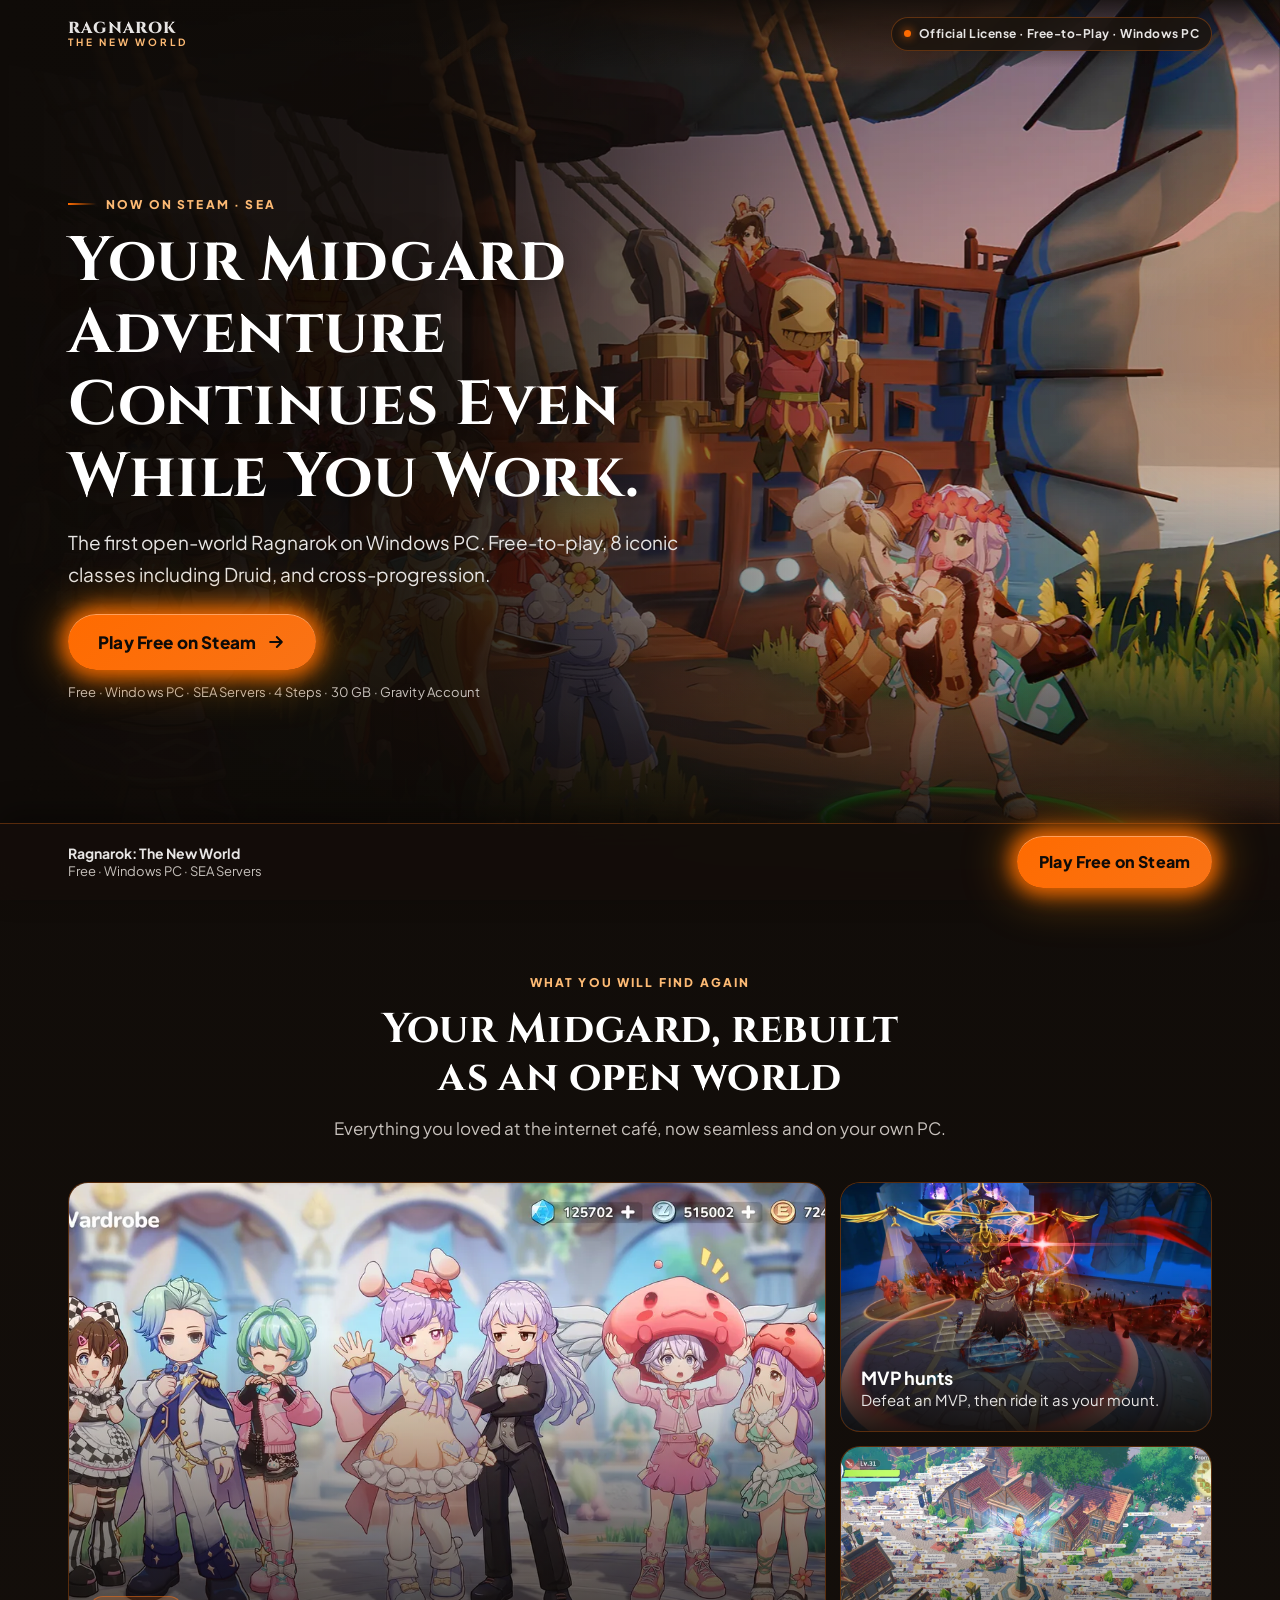
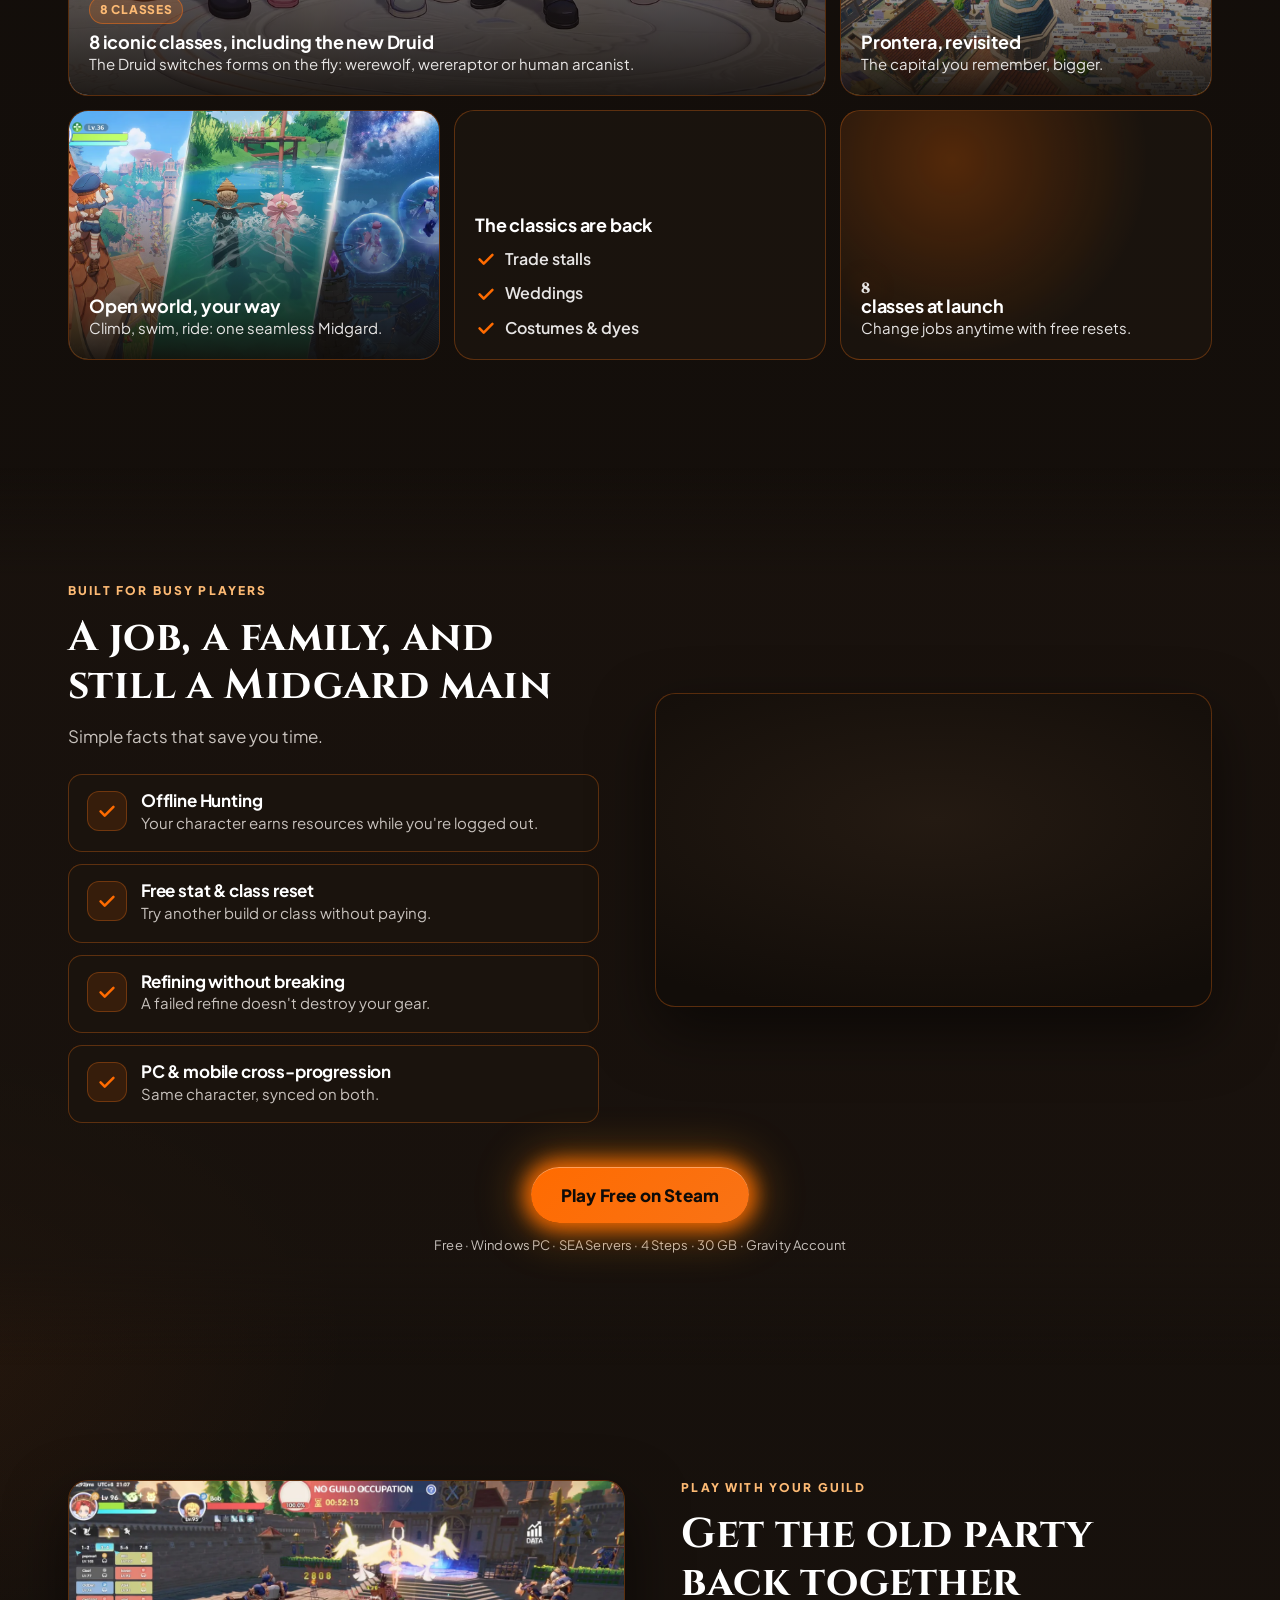
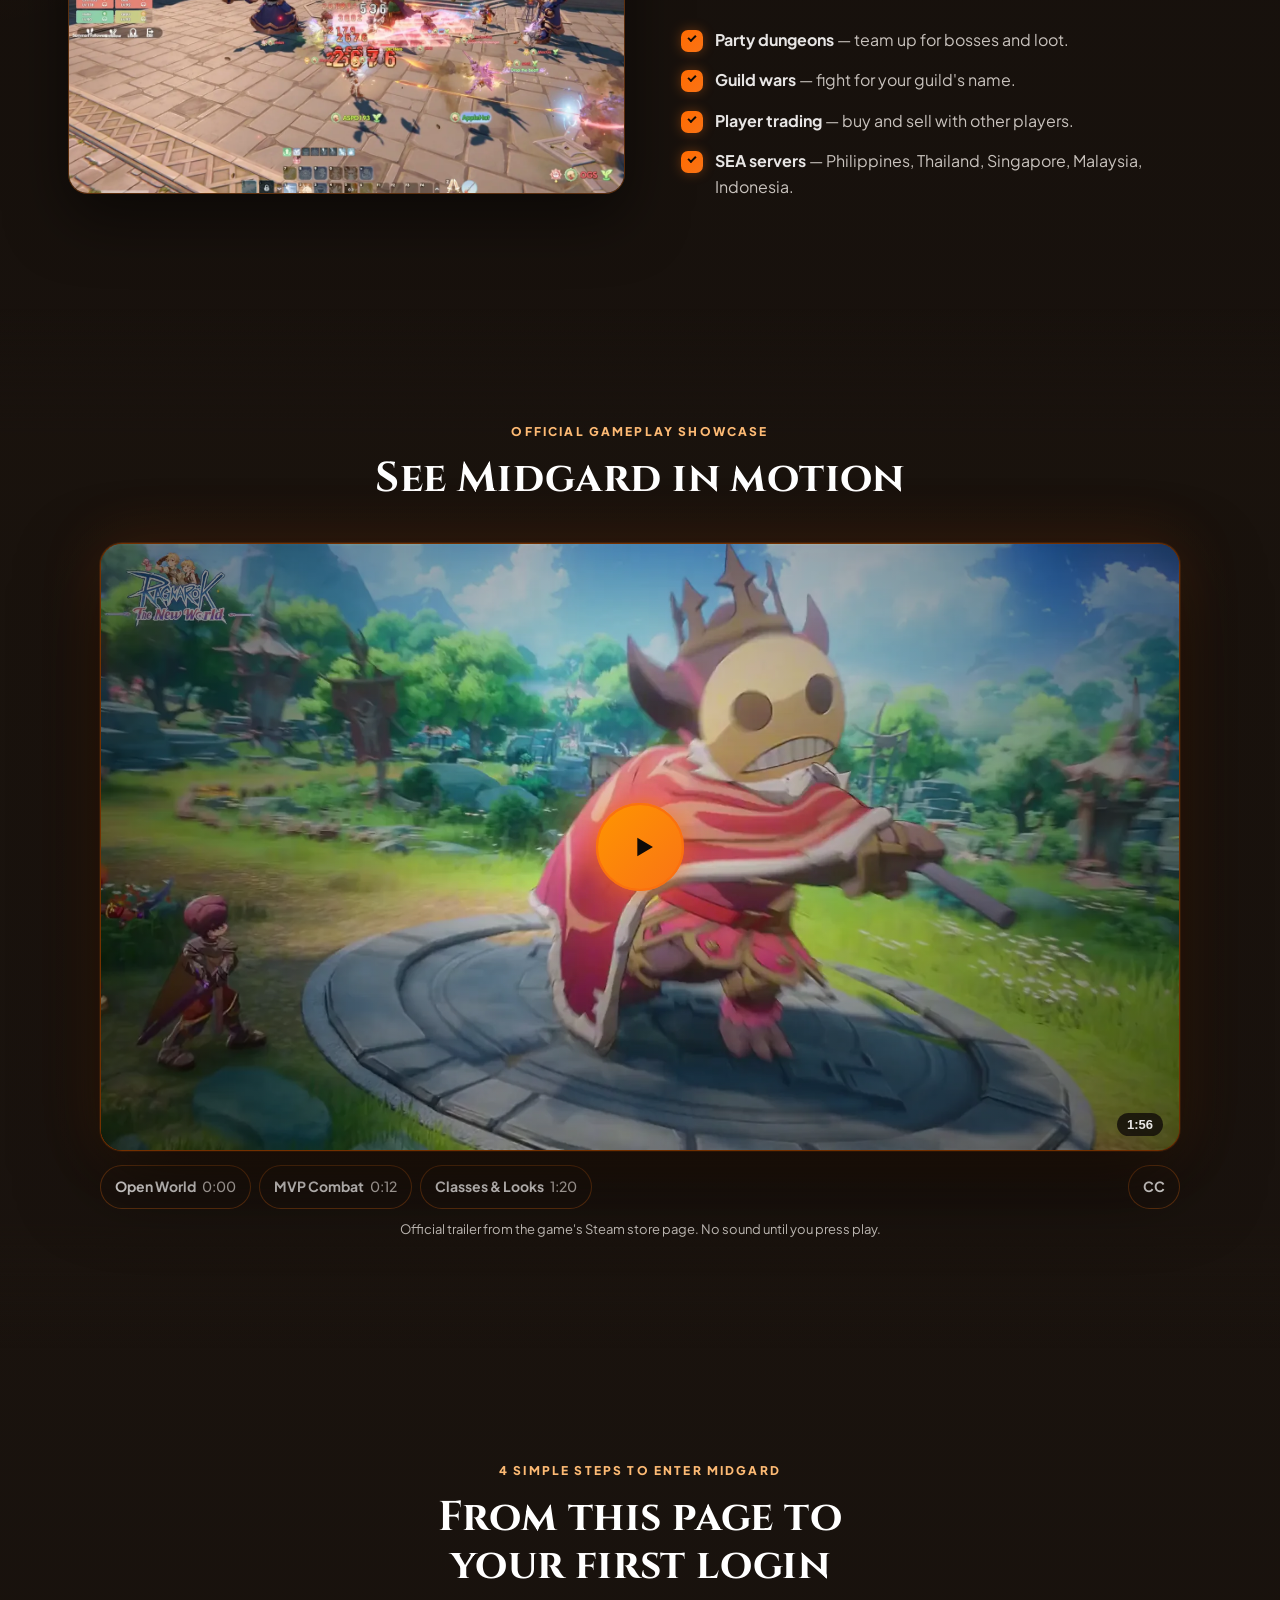
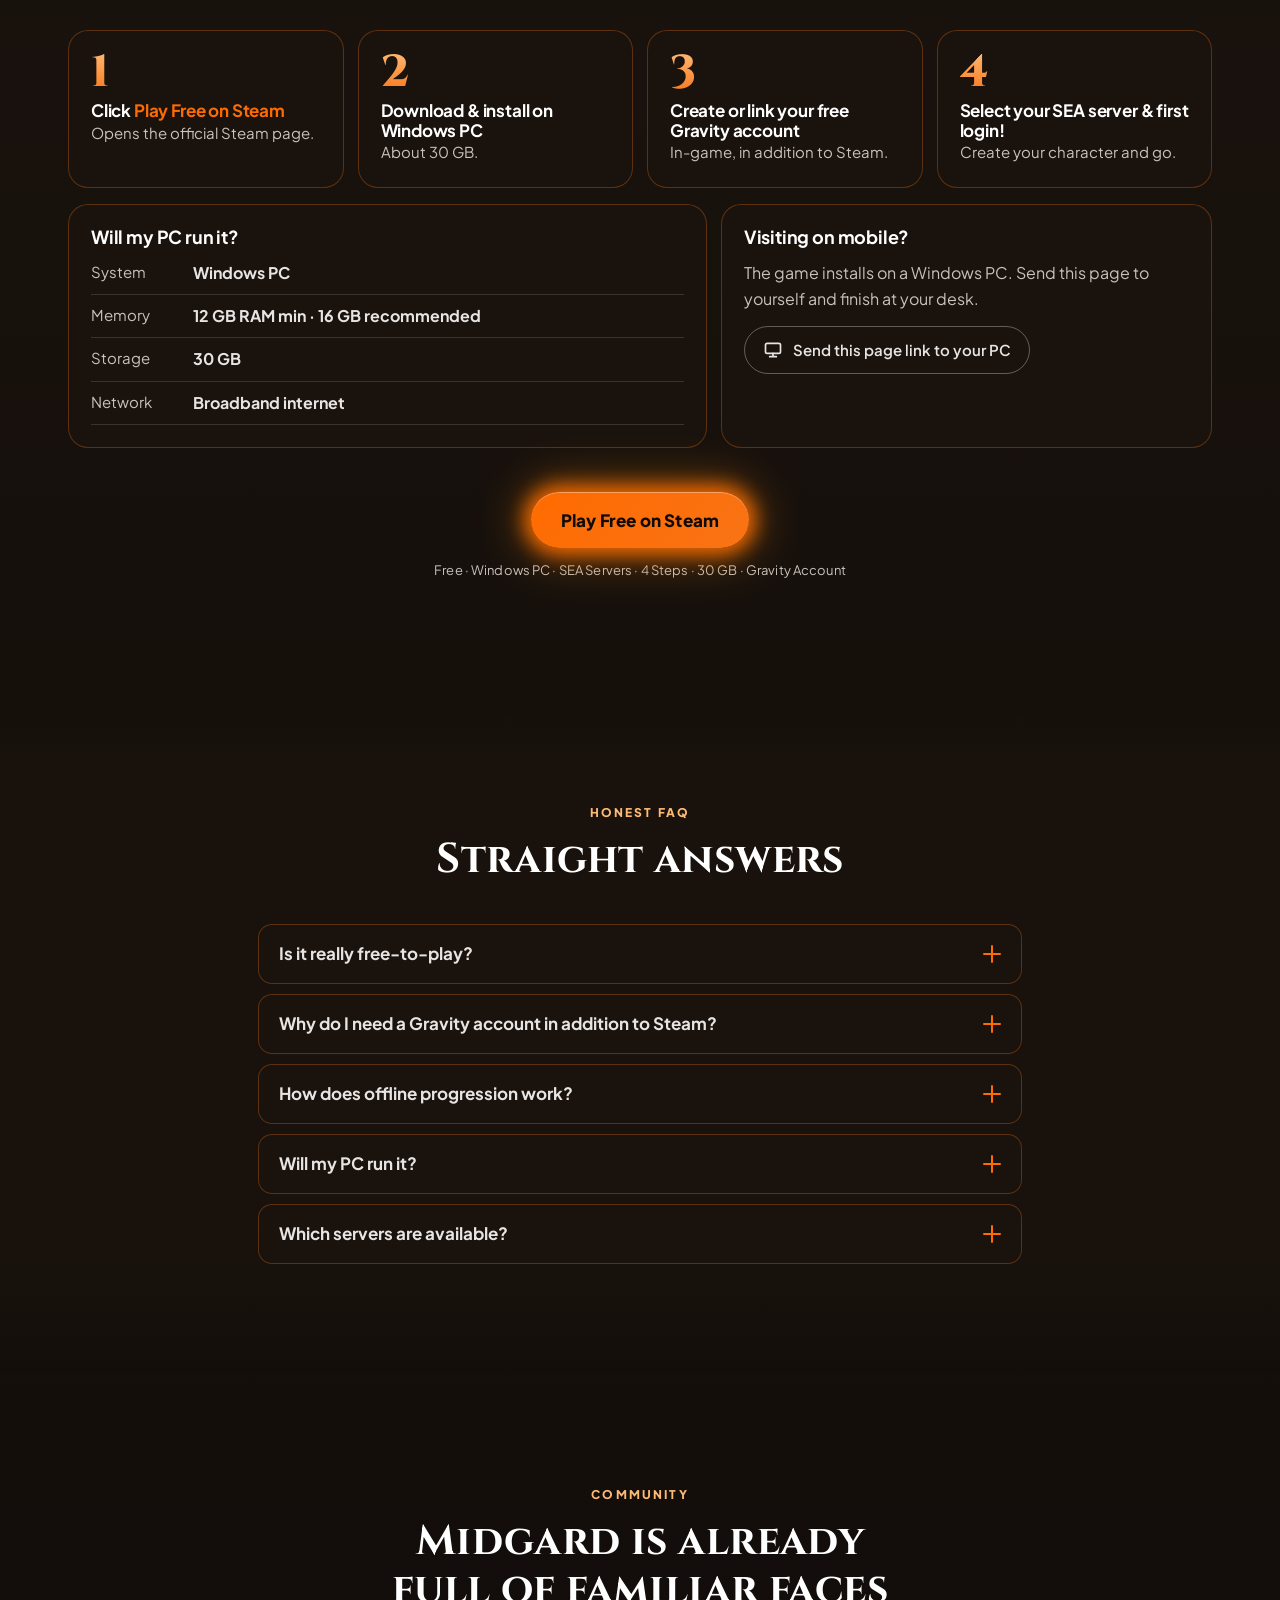
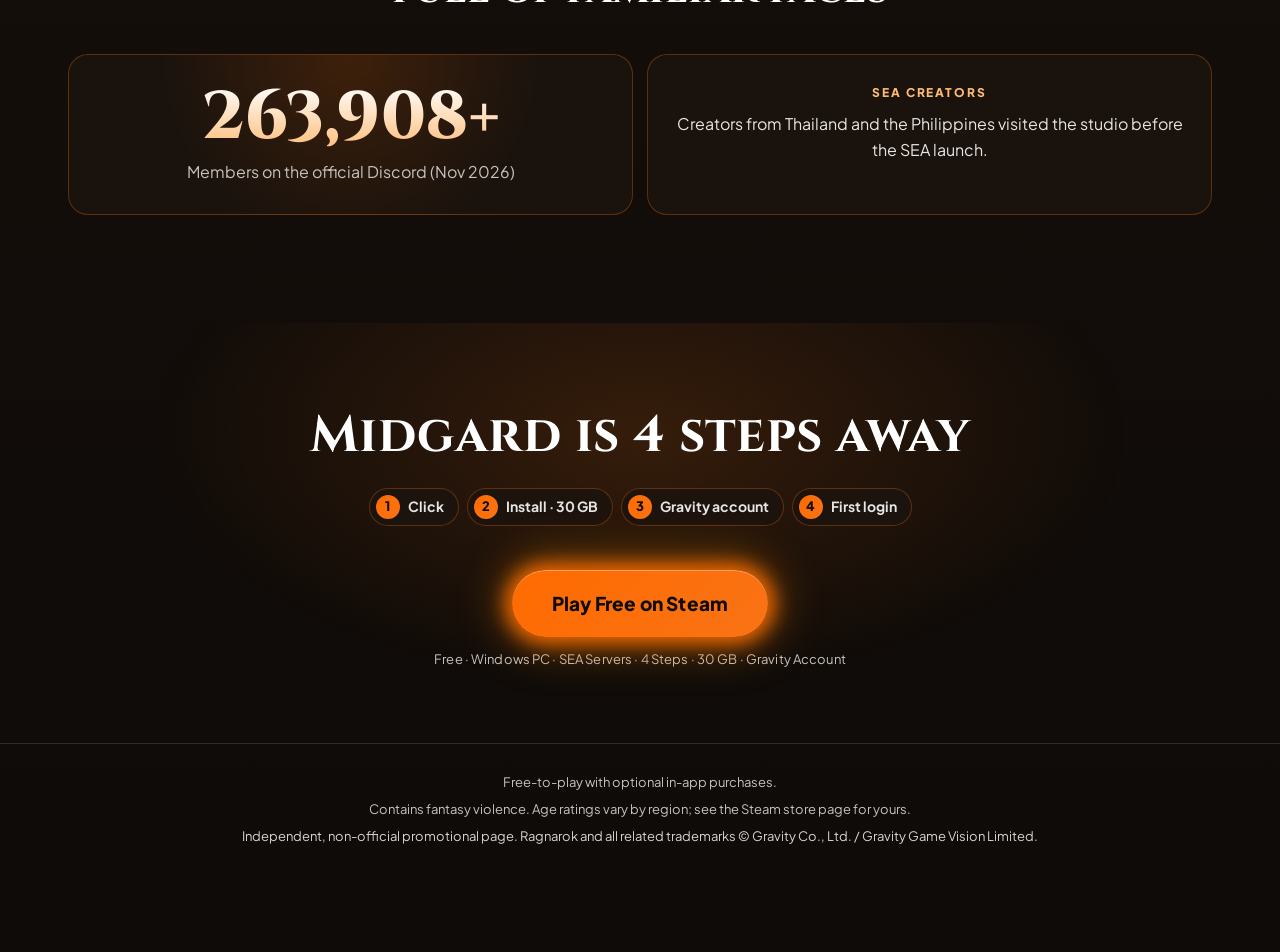
<file: docs/index.html>
<!DOCTYPE html>
<html lang="en">
<head>
  <meta charset="UTF-8">
  <meta name="viewport" content="width=device-width, initial-scale=1">
  <title>Ragnarok: The New World — Play Free on Steam (Windows PC)</title>
  <meta name="description" content="The first open-world Ragnarok on Windows PC. Free-to-play, 8 iconic classes including Druid, cross-progression and SEA servers. Install on Steam in 4 steps.">
  <meta name="theme-color" content="#0B0F19">

  <!-- Open Graph -->
  <meta property="og:type" content="website">
  <meta property="og:title" content="Ragnarok: The New World — Play Free on Steam">
  <meta property="og:description" content="The first open-world Ragnarok on Windows PC. Free-to-play, 8 classes including Druid, SEA servers.">
  <meta property="og:image" content="assets/hero-bg.webp">
  <meta property="og:image:width" content="1920">
  <meta property="og:image:height" content="1080">
  <meta name="twitter:card" content="summary_large_image">

  <link rel="icon" href="data:,">

  <!-- Fonts: Cinzel (epic titles) + Plus Jakarta Sans (body). display=swap = text never blocked -->
  <link rel="preconnect" href="https://fonts.googleapis.com">
  <link rel="preconnect" href="https://fonts.gstatic.com" crossorigin>
  <link rel="stylesheet" href="https://fonts.googleapis.com/css2?family=Cinzel:wght@600;700;800&amp;family=Plus+Jakarta+Sans:wght@400;500;600;700;800&amp;display=swap">

  <link rel="preload" as="image" type="image/webp" href="assets/hero-bg.webp">
  <link rel="stylesheet" href="./style.css">
</head>
<body>
  <a class="skip-link" href="#main">Skip to main content</a>

  <!-- ===================== 1. HEADER (no navigation) ===================== -->
  <header class="site-header">
    <div class="container header-inner">
      <div class="brand">
        <!-- LOGO: text wordmark. To use the official logo, add assets/logo.webp and an <img> here (see assets/README.md) -->
        <span class="brand-name">Ragnarok<span class="brand-sub">The New World</span></span>
      </div>
      <p class="license-badge"><span class="dot" aria-hidden="true"></span>Official License · Free-to-Play · Windows PC</p>
    </div>
  </header>

  <main id="main">
    <!-- ===================== 2. HERO (A/B: ?variant=a | ?variant=b, default B) ===================== -->
    <section class="hero" id="hero" aria-labelledby="hero-title">
      <div class="hero-media media" aria-hidden="true">
        <!-- Real in-game screenshot (Steam store page). Replace assets/hero-bg.webp, 1920x1080 -->
        <img src="assets/hero-bg.webp" alt="" width="1920" height="1080" fetchpriority="high" decoding="async">
      </div>
      <div class="hero-aurora" aria-hidden="true"></div>

      <div class="container hero-inner">
        <p class="eyebrow"><span class="eyebrow-line" aria-hidden="true"></span>Now on Steam · SEA</p>
        <h1 id="hero-title" class="hero-title"
            data-variant-a="Return to Midgard in Open World. Free on PC."
            data-variant-b="Your Midgard Adventure Continues Even While You Work.">Your Midgard Adventure Continues Even While You Work.</h1>
        <p class="hero-sub">The first open-world Ragnarok on Windows PC. Free-to-play, 8 iconic classes including Druid, and cross-progression.</p>

        <div class="cta-group">
          <a class="cta" href="https://store.steampowered.com/app/4212480/Ragnarok_The_New_World/" target="_blank" rel="noopener" data-cta="hero">
            <span class="cta-label">Play Free on Steam</span>
            <svg width="20" height="20" viewBox="0 0 24 24" aria-hidden="true" focusable="false"><path d="M5 12h14M13 6l6 6-6 6" fill="none" stroke="currentColor" stroke-width="2.4" stroke-linecap="round" stroke-linejoin="round"/></svg>
          </a>
          <p class="micro">Free · Windows PC · SEA Servers · 4 Steps · 30 GB · Gravity Account</p>
        </div>

        <div class="ab-debug" hidden>
          <span>A/B</span>
          <button type="button" data-set-variant="a">A</button>
          <button type="button" data-set-variant="b">B</button>
        </div>
      </div>
    </section>

    <!-- ===================== 3. WHAT YOU WILL FIND AGAIN ===================== -->
    <section class="section reveal" id="find-again" aria-labelledby="find-title">
      <div class="container">
        <header class="section-head">
          <p class="eyebrow">What you will find again</p>
          <h2 id="find-title">Your Midgard, rebuilt as an open world</h2>
          <p class="lead">Everything you loved at the internet café, now seamless and on your own PC.</p>
        </header>

        <!-- Real in-game screenshots from the Steam store page (16:9). Replace files in assets/ with the same names. -->
        <ul class="bento" role="list">
          <li class="bento-card bento-xl media">
            <img src="assets/feature-classes.webp" alt="In-game screenshot: adventurers of different classes in their outfits" width="1280" height="720" loading="lazy" decoding="async">
            <div class="bento-body">
              <span class="chip">8 classes</span>
              <h3>8 iconic classes, including the new Druid</h3>
              <p>The Druid switches forms on the fly: werewolf, wereraptor or human arcanist.</p>
            </div>
          </li>
          <li class="bento-card media">
            <img src="assets/feature-mvp.webp" alt="In-game screenshot: a party fighting a giant MVP boss" width="1280" height="720" loading="lazy" decoding="async">
            <div class="bento-body"><h3>MVP hunts</h3><p>Defeat an MVP, then ride it as your mount.</p></div>
          </li>
          <li class="bento-card media">
            <img src="assets/feature-prontera.webp" alt="In-game screenshot: crowds of players in Prontera" width="1280" height="720" loading="lazy" decoding="async">
            <div class="bento-body"><h3>Prontera, revisited</h3><p>The capital you remember, bigger.</p></div>
          </li>
          <li class="bento-card media">
            <img src="assets/feature-mount.webp" alt="In-game screenshot: adventurers climbing rooftops, swimming and floating across the open world" width="1280" height="720" loading="lazy" decoding="async">
            <div class="bento-body"><h3>Open world, your way</h3><p>Climb, swim, ride: one seamless Midgard.</p></div>
          </li>
          <li class="bento-card bento-text">
            <div class="bento-body">
              <h3>The classics are back</h3>
              <ul class="mini-list" role="list">
                <li><svg class="ico" width="22" height="22" viewBox="0 0 24 24" aria-hidden="true" focusable="false"><path d="M5 12.5l4.5 4.5L19 7.5" fill="none" stroke="currentColor" stroke-width="2.8" stroke-linecap="round" stroke-linejoin="round"/></svg>Trade stalls</li>
                <li><svg class="ico" width="22" height="22" viewBox="0 0 24 24" aria-hidden="true" focusable="false"><path d="M5 12.5l4.5 4.5L19 7.5" fill="none" stroke="currentColor" stroke-width="2.8" stroke-linecap="round" stroke-linejoin="round"/></svg>Weddings</li>
                <li><svg class="ico" width="22" height="22" viewBox="0 0 24 24" aria-hidden="true" focusable="false"><path d="M5 12.5l4.5 4.5L19 7.5" fill="none" stroke="currentColor" stroke-width="2.8" stroke-linecap="round" stroke-linejoin="round"/></svg>Costumes &amp; dyes</li>
              </ul>
            </div>
          </li>
          <li class="bento-card bento-text bento-accent">
            <div class="bento-body">
              <p class="big-num">8</p>
              <h3>classes at launch</h3>
              <p>Change jobs anytime with free resets.</p>
            </div>
          </li>
        </ul>
      </div>
    </section>

    <!-- ===================== 4. BUILT FOR BUSY PLAYERS ===================== -->
    <section class="section section-tint reveal" id="busy" aria-labelledby="busy-title">
      <div class="container">
        <div class="split">
          <div>
            <p class="eyebrow">Built for busy players</p>
            <h2 id="busy-title">A job, a family, and still a Midgard main</h2>
            <p class="lead">Simple facts that save you time.</p>
            <ul class="feature-list" role="list">
              <li class="glass feature">
                <span class="feature-ico" aria-hidden="true"><svg class="ico" width="22" height="22" viewBox="0 0 24 24" focusable="false"><path d="M5 12.5l4.5 4.5L19 7.5" fill="none" stroke="currentColor" stroke-width="2.8" stroke-linecap="round" stroke-linejoin="round"/></svg></span>
                <div><h3>Offline Hunting</h3><p>Your character earns resources while you're logged out.</p></div>
              </li>
              <li class="glass feature">
                <span class="feature-ico" aria-hidden="true"><svg class="ico" width="22" height="22" viewBox="0 0 24 24" focusable="false"><path d="M5 12.5l4.5 4.5L19 7.5" fill="none" stroke="currentColor" stroke-width="2.8" stroke-linecap="round" stroke-linejoin="round"/></svg></span>
                <div><h3>Free stat &amp; class reset</h3><p>Try another build or class without paying.</p></div>
              </li>
              <li class="glass feature">
                <span class="feature-ico" aria-hidden="true"><svg class="ico" width="22" height="22" viewBox="0 0 24 24" focusable="false"><path d="M5 12.5l4.5 4.5L19 7.5" fill="none" stroke="currentColor" stroke-width="2.8" stroke-linecap="round" stroke-linejoin="round"/></svg></span>
                <div><h3>Refining without breaking</h3><p>A failed refine doesn't destroy your gear.</p></div>
              </li>
              <li class="glass feature">
                <span class="feature-ico" aria-hidden="true"><svg class="ico" width="22" height="22" viewBox="0 0 24 24" focusable="false"><path d="M5 12.5l4.5 4.5L19 7.5" fill="none" stroke="currentColor" stroke-width="2.8" stroke-linecap="round" stroke-linejoin="round"/></svg></span>
                <div><h3>PC &amp; mobile cross-progression</h3><p>Same character, synced on both.</p></div>
              </li>
            </ul>
          </div>
          <figure class="media-frame media">
            <img src="assets/feature-offline.webp" alt="In-game screenshot: a character auto-hunting a field of Porings" width="1280" height="720" loading="lazy" decoding="async">
          </figure>
        </div>

        <div class="cta-group cta-center">
          <a class="cta" href="https://store.steampowered.com/app/4212480/Ragnarok_The_New_World/" target="_blank" rel="noopener" data-cta="busy"><span class="cta-label">Play Free on Steam</span></a>
          <p class="micro">Free · Windows PC · SEA Servers · 4 Steps · 30 GB · Gravity Account</p>
        </div>
      </div>
    </section>

    <!-- ===================== 5. PLAY WITH YOUR GUILD ===================== -->
    <section class="section reveal" id="guild" aria-labelledby="guild-title">
      <div class="container">
        <div class="split split-reverse">
          <figure class="media-frame media">
            <img src="assets/feature-guild.webp" alt="In-game screenshot: a large guild battle in front of a castle" width="1280" height="720" loading="lazy" decoding="async">
          </figure>
          <div>
            <p class="eyebrow">Play with your guild</p>
            <h2 id="guild-title">Get the old party back together</h2>
            <ul class="check-list" role="list">
              <li><strong>Party dungeons</strong> — team up for bosses and loot.</li>
              <li><strong>Guild wars</strong> — fight for your guild's name.</li>
              <li><strong>Player trading</strong> — buy and sell with other players.</li>
              <li><strong>SEA servers</strong> — Philippines, Thailand, Singapore, Malaysia, Indonesia.</li>
            </ul>
          </div>
        </div>
      </div>
    </section>

    <!-- ===================== 6. OFFICIAL GAMEPLAY SHOWCASE ===================== -->
    <section class="section section-tint reveal" id="showcase" aria-labelledby="showcase-title" data-footage-note="trailer">
      <div class="container">
        <header class="section-head">
          <p class="eyebrow">Official gameplay showcase</p>
          <h2 id="showcase-title">See Midgard in motion</h2>
        </header>

        <div class="player" data-player>
          <div class="player-frame media">
            <video id="trailer" class="player-video" width="1280" height="720" preload="none" playsinline
                   poster="assets/video-poster.webp" aria-label="Ragnarok: The New World official trailer" aria-describedby="footage-note">
              <source src="assets/gameplay-trailer.mp4" type="video/mp4">
            </video>
            <button type="button" class="player-overlay" aria-label="Play the official trailer, 1 minute 56 seconds">
              <span class="play-btn" aria-hidden="true"><svg width="34" height="34" viewBox="0 0 24 24" focusable="false"><path d="M8 5.5v13l11-6.5z" fill="currentColor"/></svg></span>
              <span class="player-duration" aria-hidden="true">1:56</span>
            </button>
          </div>

          <div class="player-bar">
            <div class="chapters" role="group" aria-label="Jump to a chapter">
              <button type="button" class="chapter" data-time="0" aria-pressed="false">Open World <span>0:00</span></button>
              <button type="button" class="chapter" data-time="12" aria-pressed="false">MVP Combat <span>0:12</span></button>
              <button type="button" class="chapter" data-time="80" aria-pressed="false">Classes &amp; Looks <span>1:20</span></button>
            </div>
            <button type="button" class="cc-btn" aria-pressed="false" aria-label="Captions">CC</button>
          </div>
          <!-- Captions (WebVTT). Inline so they also work when index.html is opened from disk.
               Replace the cues below with the official subtitles. -->
          <script type="text/vtt" id="captions-en" data-label="English" data-lang="en">
WEBVTT

00:00:00.000 --> 00:00:07.500
[Music] A hot-air balloon drifts over the open world of Midgard.

00:00:07.500 --> 00:00:12.000
An adventurer leaps into a new vision of the world.

00:00:12.000 --> 00:00:24.000
[Battle music] Giant MVP bosses appear across the open world.

00:00:24.000 --> 00:00:40.000
Adventurers explore grassy hills and forests together.

00:00:40.000 --> 00:00:58.000
[Combat] Skills, explosions and magic fill the screen.

00:00:58.000 --> 00:01:10.000
Gathering and treasure chests in the open world.

00:01:10.000 --> 00:01:20.000
Players gather around a town quest board.

00:01:20.000 --> 00:01:36.000
Character customization: outfits, hairstyles and looks.

00:01:36.000 --> 00:01:56.000
[Music swells] The hero sets off across Midgard.
          </script>
          <p class="footage-note" id="footage-note">Official trailer from the game's Steam store page. No sound until you press play.</p>
        </div>
      </div>
    </section>

    <!-- ===================== 7. 4 SIMPLE STEPS ===================== -->
    <section class="section reveal" id="steps" aria-labelledby="steps-title">
      <div class="container">
        <header class="section-head">
          <p class="eyebrow">4 simple steps to enter Midgard</p>
          <h2 id="steps-title">From this page to your first login</h2>
        </header>

        <ol class="steps" role="list">
          <li class="glass step"><span class="step-n" aria-hidden="true">1</span><h3><span class="sr-only">Step 1: </span>Click <em>Play Free on Steam</em></h3><p>Opens the official Steam page.</p></li>
          <li class="glass step"><span class="step-n" aria-hidden="true">2</span><h3><span class="sr-only">Step 2: </span>Download &amp; install on Windows PC</h3><p>About 30 GB.</p></li>
          <li class="glass step"><span class="step-n" aria-hidden="true">3</span><h3><span class="sr-only">Step 3: </span>Create or link your free Gravity account</h3><p>In-game, in addition to Steam.</p></li>
          <li class="glass step"><span class="step-n" aria-hidden="true">4</span><h3><span class="sr-only">Step 4: </span>Select your SEA server &amp; first login!</h3><p>Create your character and go.</p></li>
        </ol>

        <div class="steps-grid">
          <div class="glass spec">
            <h3>Will my PC run it?</h3>
            <dl>
              <div><dt>System</dt><dd>Windows PC</dd></div>
              <div><dt>Memory</dt><dd>12 GB RAM min · 16 GB recommended</dd></div>
              <div><dt>Storage</dt><dd>30 GB</dd></div>
              <div><dt>Network</dt><dd>Broadband internet</dd></div>
            </dl>
          </div>
          <div class="glass relay">
            <h3>Visiting on mobile?</h3>
            <p>The game installs on a Windows PC. Send this page to yourself and finish at your desk.</p>
            <button type="button" class="btn-ghost" data-relay-open aria-haspopup="dialog">
              <svg width="20" height="20" viewBox="0 0 24 24" aria-hidden="true" focusable="false"><rect x="3" y="4" width="18" height="12" rx="2" fill="none" stroke="currentColor" stroke-width="2"/><path d="M8 20h8M12 16v4" fill="none" stroke="currentColor" stroke-width="2" stroke-linecap="round"/></svg>
              Send this page link to your PC
            </button>
          </div>
        </div>

        <div class="cta-group cta-center">
          <a class="cta" href="https://store.steampowered.com/app/4212480/Ragnarok_The_New_World/" target="_blank" rel="noopener" data-cta="steps"><span class="cta-label">Play Free on Steam</span></a>
          <p class="micro">Free · Windows PC · SEA Servers · 4 Steps · 30 GB · Gravity Account</p>
        </div>
      </div>
    </section>

    <!-- ===================== 8. HONEST FAQ ===================== -->
    <section class="section section-tint reveal" id="faq" aria-labelledby="faq-title">
      <div class="container narrow">
        <header class="section-head">
          <p class="eyebrow">Honest FAQ</p>
          <h2 id="faq-title">Straight answers</h2>
        </header>
        <div class="faq">
          <div class="faq-item">
            <h3><button type="button" class="faq-q" id="q1" aria-expanded="false" aria-controls="a1">Is it really free-to-play?<span class="faq-icon" aria-hidden="true"></span></button></h3>
            <div class="faq-a" id="a1" role="region" aria-labelledby="q1" hidden><div><p>Yes, downloading and playing are free. The game has optional in-app purchases. Stat and class resets, refining without breaking and offline hunting are available to every player.</p></div></div>
          </div>
          <div class="faq-item">
            <h3><button type="button" class="faq-q" id="q2" aria-expanded="false" aria-controls="a2">Why do I need a Gravity account in addition to Steam?<span class="faq-icon" aria-hidden="true"></span></button></h3>
            <div class="faq-a" id="a2" role="region" aria-labelledby="q2" hidden><div><p>Gravity is the game's publisher. Steam installs the game; the free Gravity account (created or linked in-game) holds your character and keeps it synced between PC and mobile.</p></div></div>
          </div>
          <div class="faq-item">
            <h3><button type="button" class="faq-q" id="q3" aria-expanded="false" aria-controls="a3">How does offline progression work?<span class="faq-icon" aria-hidden="true"></span></button></h3>
            <div class="faq-a" id="a3" role="region" aria-labelledby="q3" hidden><div><p>While you're logged out, Offline Hunting earns your character resources. MVPs, party dungeons, guild wars and PvP are played actively when you're online.</p></div></div>
          </div>
          <div class="faq-item">
            <h3><button type="button" class="faq-q" id="q4" aria-expanded="false" aria-controls="a4">Will my PC run it?<span class="faq-icon" aria-hidden="true"></span></button></h3>
            <div class="faq-a" id="a4" role="region" aria-labelledby="q4" hidden><div><p>You need Windows, at least 12 GB of RAM (16 GB recommended) and 30 GB of free space. Full requirements are on the Steam page.</p></div></div>
          </div>
          <div class="faq-item">
            <h3><button type="button" class="faq-q" id="q5" aria-expanded="false" aria-controls="a5">Which servers are available?<span class="faq-icon" aria-hidden="true"></span></button></h3>
            <div class="faq-a" id="a5" role="region" aria-labelledby="q5" hidden><div><p>SEA servers: Philippines, Thailand, Singapore, Malaysia and Indonesia.</p></div></div>
          </div>
        </div>
      </div>
    </section>

    <!-- ===================== 9. COMMUNITY & SOCIAL PROOF ===================== -->
    <section class="section reveal" id="community" aria-labelledby="community-title">
      <div class="container">
        <header class="section-head">
          <p class="eyebrow">Community</p>
          <h2 id="community-title">Midgard is already full of familiar faces</h2>
        </header>
        <div class="proof">
          <div class="glass proof-card proof-main">
            <p class="counter"><span data-count-to="346000">346,000</span>+</p>
            <p class="proof-label">Members on the official Discord <span>(Nov 2026)</span></p>
          </div>
          <div class="glass proof-card">
            <p class="proof-kicker">SEA creators</p>
            <p>Creators from Thailand and the Philippines visited the studio before the SEA launch.</p>
          </div>
        </div>

        <!-- Verified testimonials: add real, dated, sourced quotes to the JSON below (see assets/README.md). Hidden while empty. -->
        <div class="testimonials" id="testimonials" hidden>
          <h3 class="sr-only">Player testimonials</h3>
          <ul class="testimonial-list" role="list"></ul>
        </div>
        <script type="application/json" id="testimonials-data">[]</script>
      </div>
    </section>

    <!-- ===================== 10. FINAL CTA & LEGAL FOOTER ===================== -->
    <section class="final reveal" id="final" aria-labelledby="final-title">
      <div class="container final-inner">
        <h2 id="final-title">Midgard is 4 steps away</h2>
        <ol class="recap" role="list">
          <li><span>1</span>Click</li>
          <li><span>2</span>Install · 30 GB</li>
          <li><span>3</span>Gravity account</li>
          <li><span>4</span>First login</li>
        </ol>
        <div class="cta-group cta-center">
          <a class="cta cta-xl" href="https://store.steampowered.com/app/4212480/Ragnarok_The_New_World/" target="_blank" rel="noopener" data-cta="final"><span class="cta-label">Play Free on Steam</span></a>
          <p class="micro">Free · Windows PC · SEA Servers · 4 Steps · 30 GB · Gravity Account</p>
        </div>
      </div>
      <footer class="site-footer">
        <div class="container footer-inner">
          <p>Free-to-play with optional in-app purchases.</p>
          <p>Contains fantasy violence. Age ratings vary by region; see the Steam store page for yours.</p>
          <p class="legal">Independent, non-official promotional page. Ragnarok and all related trademarks © Gravity Co., Ltd. / Gravity Game Vision Limited.</p>
        </div>
      </footer>
    </section>
  </main>

  <!-- ===================== STICKY CTA BAR (always visible, mobile + desktop) ===================== -->
  <div class="sticky-bar" role="region" aria-label="Play the game">
    <div class="container sticky-inner">
      <div class="sticky-text">
        <p><strong>Ragnarok: The New World</strong><span>Free · Windows PC · SEA Servers</span></p>
      </div>
      <a class="cta cta-sm" href="https://store.steampowered.com/app/4212480/Ragnarok_The_New_World/" target="_blank" rel="noopener" data-cta="sticky-bar"><span class="cta-label">Play Free on Steam</span></a>
    </div>
  </div>

  <!-- ===================== RELAY DIALOG (secondary, not a conversion) ===================== -->
  <dialog class="relay-dialog" id="relay-dialog" aria-labelledby="relay-title">
    <div class="relay-head">
      <h2 id="relay-title">Send this page to your PC</h2>
      <button type="button" class="relay-close" data-relay-close aria-label="Close">×</button>
    </div>
    <p class="relay-hint">Open it on your Windows PC to install the game.</p>
    <label class="relay-field"><span class="sr-only">Link to this page</span><input type="text" id="relay-url" readonly></label>
    <div class="relay-actions">
      <button type="button" class="relay-act" data-relay="copy">Copy link</button>
      <a class="relay-act" data-relay="email" href="#" target="_blank" rel="noopener">Email</a>
      <a class="relay-act" data-relay="whatsapp" href="#" target="_blank" rel="noopener">WhatsApp</a>
      <a class="relay-act" data-relay="line" href="#" target="_blank" rel="noopener">LINE</a>
      <button type="button" class="relay-act" data-relay="share" hidden>More…</button>
    </div>
  </dialog>

  <div class="toast" id="toast" role="status" aria-live="polite"></div>

  <script src="./script.js" defer></script>
</body>
</html>
</file>
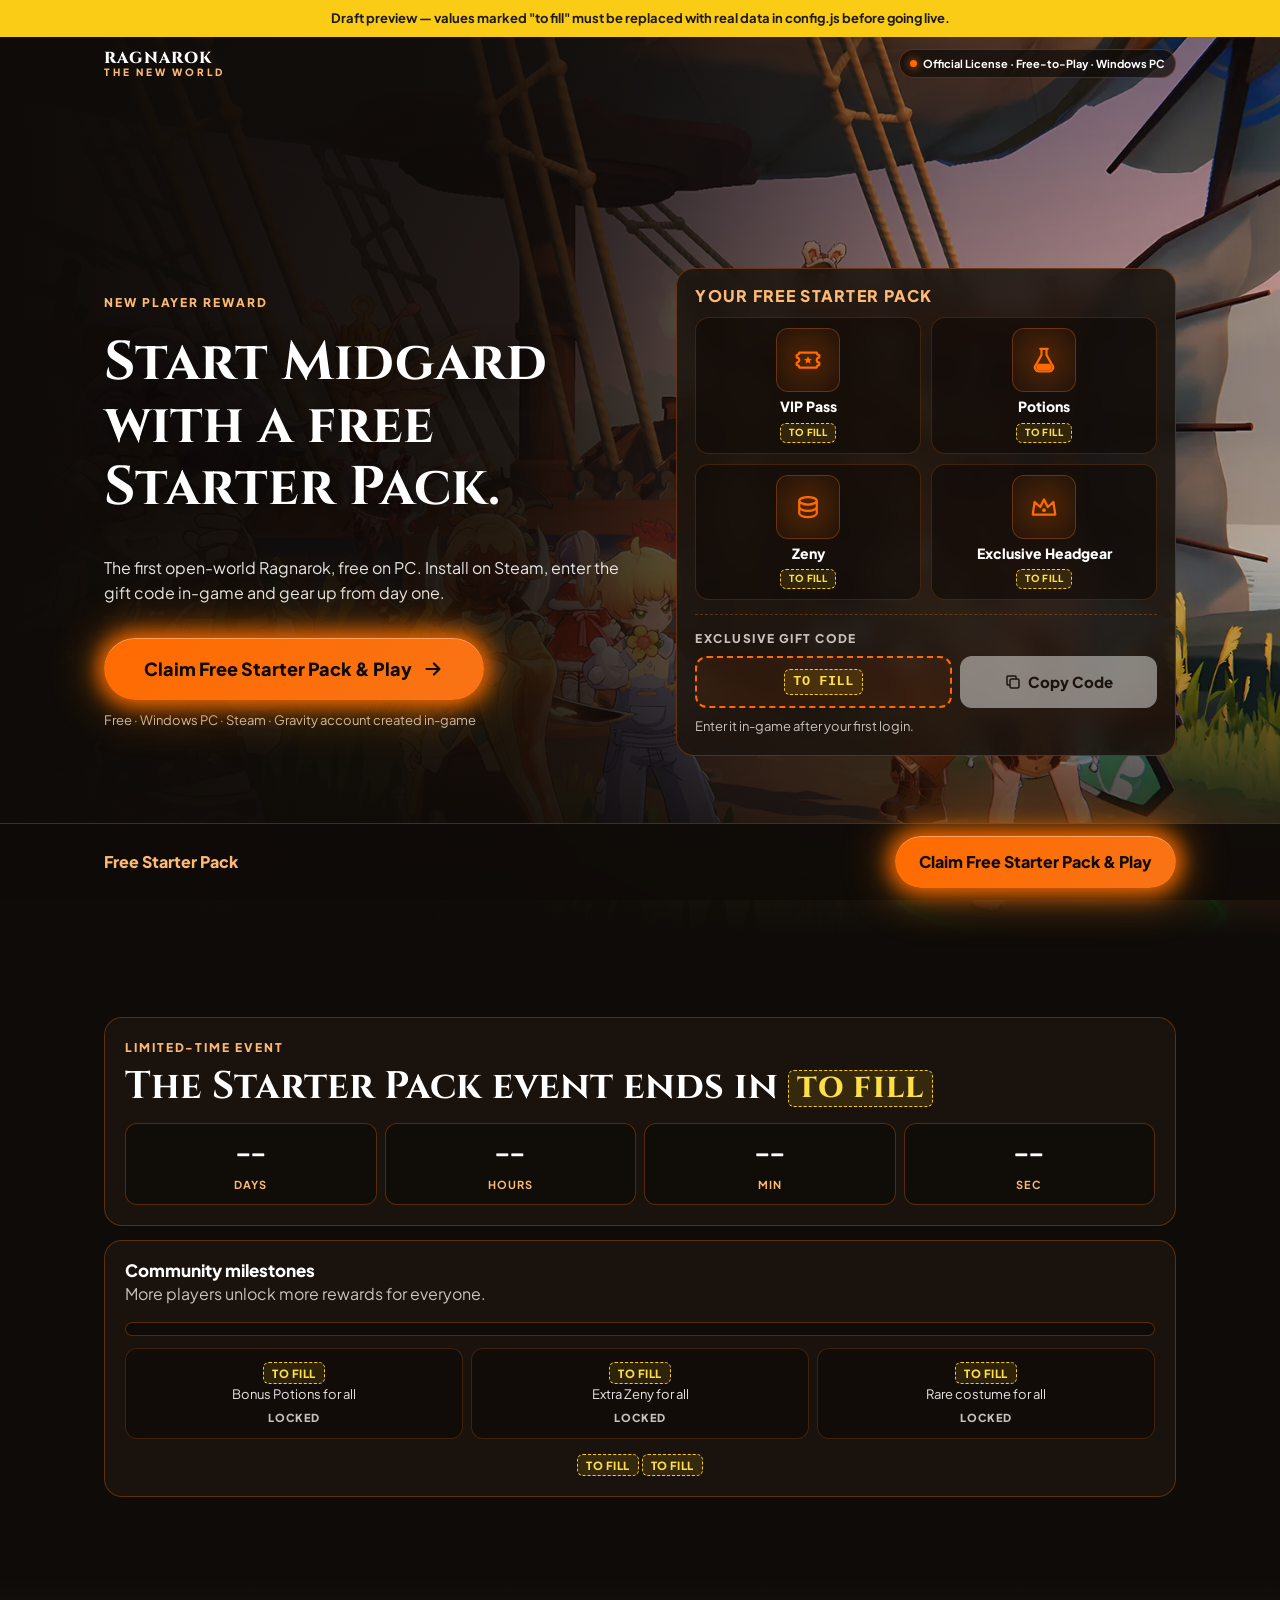
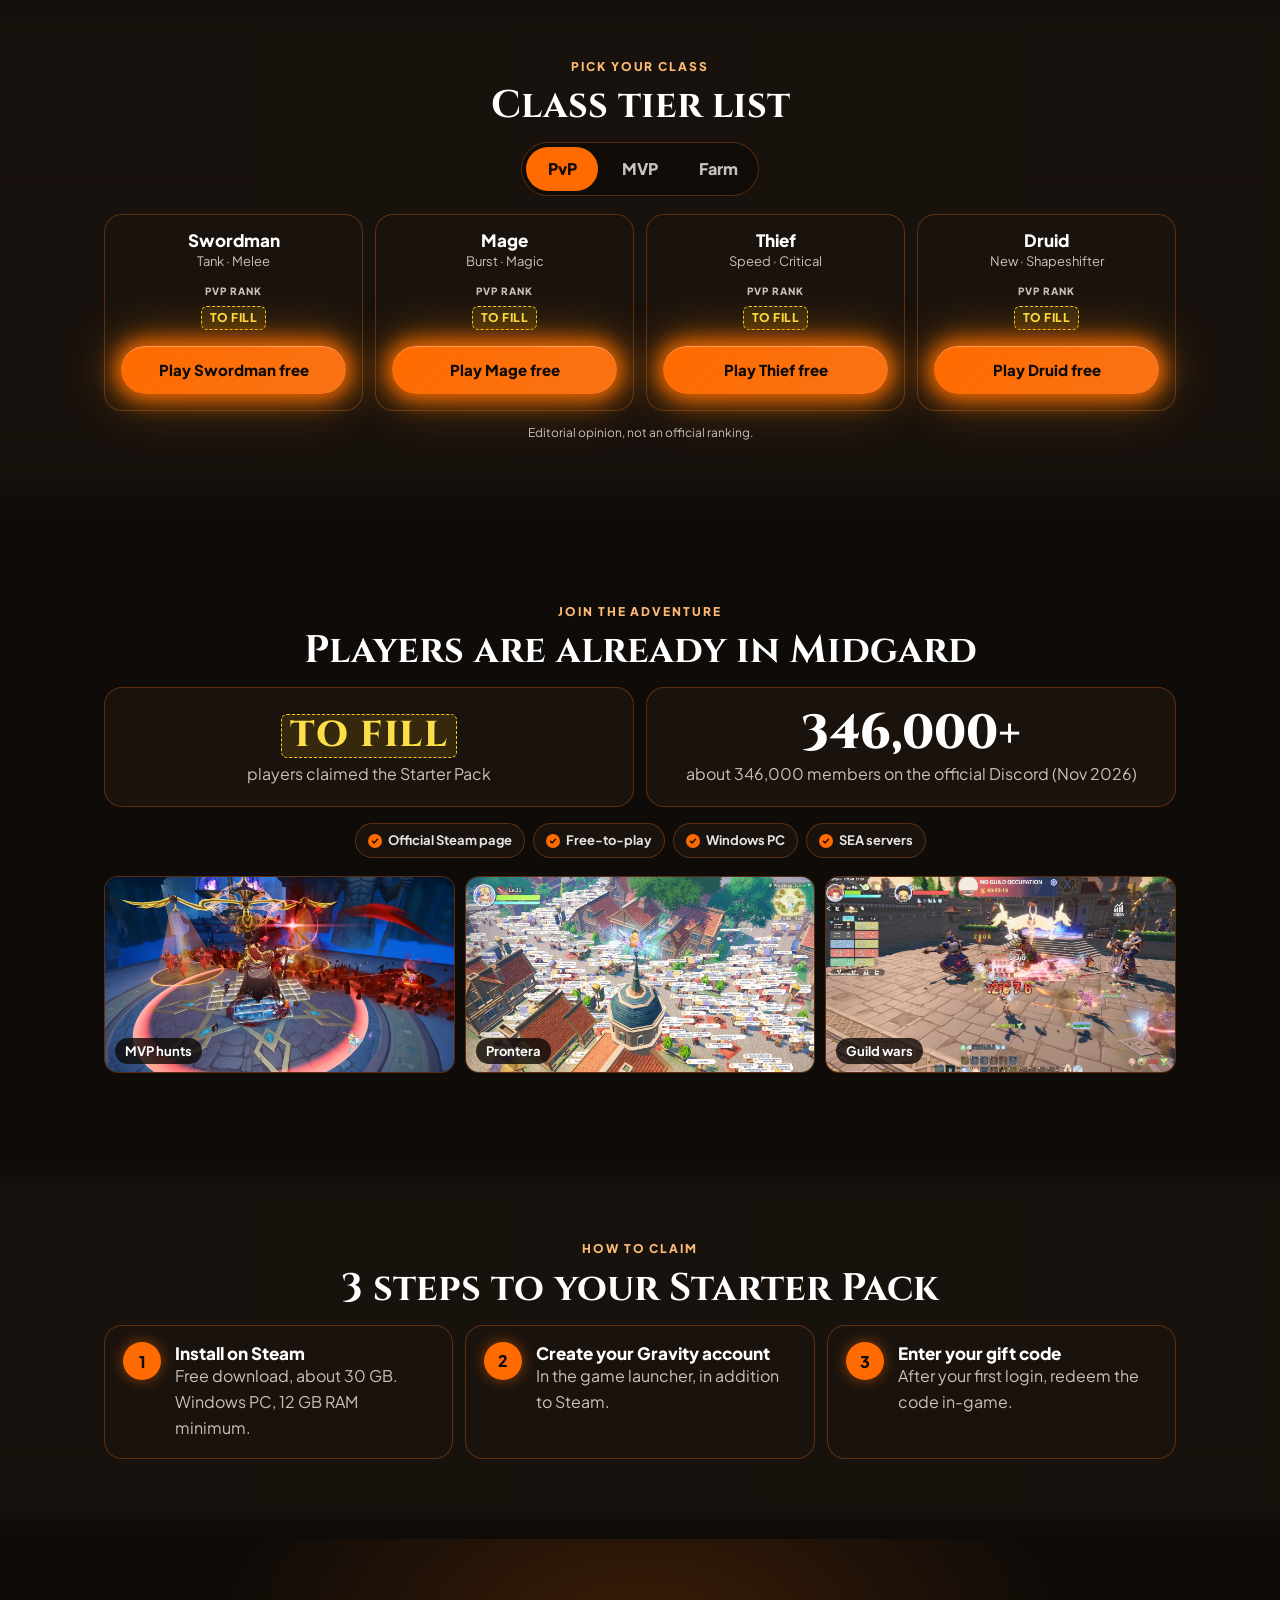
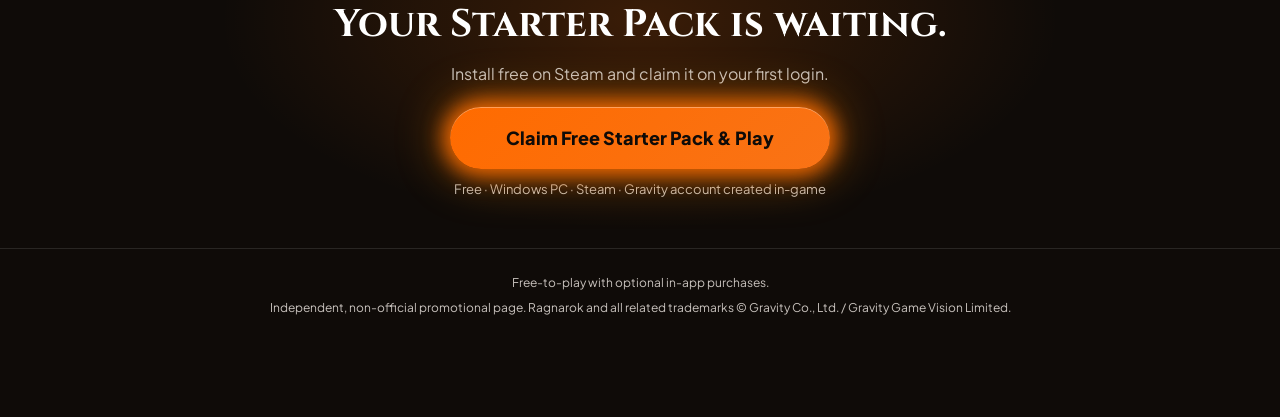
<file: lp-v2-ragnarok/index.html>
<!DOCTYPE html>
<html lang="en">
<head>
  <meta charset="UTF-8">
  <meta name="viewport" content="width=device-width, initial-scale=1, viewport-fit=cover">
  <title data-i18n="meta.title"></title>
  <meta name="description" data-i18n-content="meta.description" content="">
  <meta name="theme-color" content="#0F0B08">
  <meta property="og:type" content="website">
  <meta property="og:title" data-i18n-content="meta.title" content="">
  <meta property="og:description" data-i18n-content="meta.description" content="">
  <meta property="og:image" content="assets/hero-bg.webp">
  <meta name="twitter:card" content="summary_large_image">
  <link rel="icon" href="data:,">

  <link rel="preconnect" href="https://fonts.googleapis.com">
  <link rel="preconnect" href="https://fonts.gstatic.com" crossorigin>
  <link rel="stylesheet" href="https://fonts.googleapis.com/css2?family=Cinzel:wght@700;800&amp;family=Plus+Jakarta+Sans:wght@400;600;700;800&amp;family=Noto+Sans+Thai:wght@400;600;700;800&amp;display=swap">
  <link rel="preload" as="image" type="image/webp" href="assets/hero-bg.webp">
  <link rel="stylesheet" href="./style.css">
</head>
<body>
  <!-- Draft banner (visible only when config.mode === 'draft') -->
  <div class="draft-banner" data-draft-only hidden><p data-i18n="draft.banner"></p></div>

  <!-- ============ HEADER ============ -->
  <header class="header">
    <div class="wrap header-in">
      <p class="brand"><span data-i18n="brand.name"></span><span class="brand-sub" data-i18n="brand.sub"></span></p>
      <p class="badge"><span class="dot" aria-hidden="true"></span><span data-i18n="header.badge"></span></p>
    </div>
  </header>

  <main id="main">
    <!-- ============ 1. HERO + STARTER PACK + GIFT CODE ============ -->
    <section class="hero" aria-labelledby="hero-title">
      <div class="hero-bg media" aria-hidden="true">
        <img src="assets/hero-bg.webp" data-i18n-alt="alt.hero" alt="" width="1920" height="1080" fetchpriority="high" decoding="async">
      </div>
      <div class="wrap hero-in">
        <p class="eyebrow" data-i18n="hero.eyebrow"></p>
        <h1 id="hero-title" class="hero-title" data-i18n="hero.title"></h1>
        <p class="hero-sub" data-i18n="hero.sub"></p>

        <div class="pack card" data-block="pack">
          <h2 class="pack-title" data-i18n="pack.title"></h2>
          <ul class="items" role="list">
            <li class="item" data-item="vip">
              <span class="item-visual"><svg viewBox="0 0 24 24" width="30" height="30" aria-hidden="true" focusable="false"><path d="M3 8a2 2 0 0 0 2-2h14a2 2 0 0 0 2 2v2a2 2 0 0 0 0 4v2a2 2 0 0 0-2 2H5a2 2 0 0 0-2-2v-2a2 2 0 0 0 0-4z" fill="none" stroke="currentColor" stroke-width="1.8" stroke-linejoin="round"/><path d="M12 9l1 2 2 .3-1.5 1.4.4 2.1-1.9-1-1.9 1 .4-2.1L9 11.3l2-.3z" fill="currentColor"/></svg></span>
              <span class="item-name" data-i18n="pack.item.vip"></span>
              <span class="item-detail" data-i18n="pack.item.vip.detail" data-i18n-vars="days:pack.vip.days"></span>
            </li>
            <li class="item" data-item="potions">
              <span class="item-visual"><svg viewBox="0 0 24 24" width="30" height="30" aria-hidden="true" focusable="false"><path d="M9 3h6M10 3v5l-4.5 8A3 3 0 0 0 8.2 21h7.6a3 3 0 0 0 2.7-5L14 8V3" fill="none" stroke="currentColor" stroke-width="1.8" stroke-linecap="round" stroke-linejoin="round"/><path d="M7.2 15h9.6l1.3 2.4A2 2 0 0 1 16.3 20H7.7a2 2 0 0 1-1.8-2.6z" fill="currentColor"/></svg></span>
              <span class="item-name" data-i18n="pack.item.potions"></span>
              <span class="item-detail" data-i18n="pack.item.potions.detail" data-i18n-vars="qty:pack.potions.qty"></span>
            </li>
            <li class="item" data-item="zeny">
              <span class="item-visual"><svg viewBox="0 0 24 24" width="30" height="30" aria-hidden="true" focusable="false"><ellipse cx="12" cy="7" rx="7" ry="3" fill="none" stroke="currentColor" stroke-width="1.8"/><path d="M5 7v5c0 1.7 3.1 3 7 3s7-1.3 7-3V7M5 12v5c0 1.7 3.1 3 7 3s7-1.3 7-3v-5" fill="none" stroke="currentColor" stroke-width="1.8"/></svg></span>
              <span class="item-name" data-i18n="pack.item.zeny"></span>
              <span class="item-detail" data-i18n="pack.item.zeny.detail" data-i18n-vars="qty:pack.zeny.qty"></span>
            </li>
            <li class="item" data-item="headgear">
              <span class="item-visual"><svg viewBox="0 0 24 24" width="30" height="30" aria-hidden="true" focusable="false"><path d="M3 18h18l-1.5-10-4.5 4-3-6-3 6-4.5-4z" fill="none" stroke="currentColor" stroke-width="1.8" stroke-linejoin="round"/><circle cx="12" cy="14.5" r="1.5" fill="currentColor"/></svg></span>
              <span class="item-name" data-i18n="pack.item.headgear"></span>
              <span class="item-detail" data-i18n="pack.item.headgear.detail" data-i18n-vars="name:pack.headgear.name"></span>
            </li>
          </ul>

          <div class="code" data-block="code">
            <p class="code-label" data-i18n="code.label"></p>
            <div class="code-row">
              <output class="code-value" id="gift-code" aria-live="polite"></output>
              <button type="button" class="code-copy" data-copy-code>
                <svg viewBox="0 0 24 24" width="18" height="18" aria-hidden="true" focusable="false"><rect x="8" y="8" width="12" height="12" rx="2" fill="none" stroke="currentColor" stroke-width="2"/><path d="M16 8V5a1 1 0 0 0-1-1H5a1 1 0 0 0-1 1v10a1 1 0 0 0 1 1h3" fill="none" stroke="currentColor" stroke-width="2"/></svg>
                <span data-copy-label data-i18n="code.copy"></span>
              </button>
            </div>
            <p class="code-where" data-i18n="code.where"></p>
          </div>
        </div>

        <div class="cta-block">
          <a class="cta cta-xl" href="https://store.steampowered.com/app/4212480/Ragnarok_The_New_World/" target="_blank" rel="noopener" data-cta="hero" data-i18n-aria-label="cta.aria"><span data-cta-label></span><svg viewBox="0 0 24 24" width="22" height="22" aria-hidden="true" focusable="false"><path d="M5 12h14M13 6l6 6-6 6" fill="none" stroke="currentColor" stroke-width="2.4" stroke-linecap="round" stroke-linejoin="round"/></svg></a>
          <p class="micro" data-i18n="cta.micro"></p>
        </div>
      </div>
    </section>

    <!-- ============ 2. URGENCY: COUNTDOWN + MILESTONES ============ -->
    <section class="section" aria-labelledby="urgency-title" data-block="urgency">
      <div class="wrap">
        <div class="card countdown-card" data-block="countdown">
          <p class="eyebrow" data-i18n="urgency.eyebrow"></p>
          <h2 id="urgency-title" class="h2" data-i18n="urgency.title"></h2>
          <div class="countdown" role="timer" aria-live="off">
            <div class="cd-unit"><span class="cd-num" data-cd="d">--</span><span class="cd-lbl" data-i18n="urgency.days"></span></div>
            <div class="cd-unit"><span class="cd-num" data-cd="h">--</span><span class="cd-lbl" data-i18n="urgency.hours"></span></div>
            <div class="cd-unit"><span class="cd-num" data-cd="m">--</span><span class="cd-lbl" data-i18n="urgency.minutes"></span></div>
            <div class="cd-unit"><span class="cd-num" data-cd="s">--</span><span class="cd-lbl" data-i18n="urgency.seconds"></span></div>
          </div>
        </div>

        <div class="card milestone-card" data-block="milestones">
          <h3 class="h3" data-i18n="milestone.title"></h3>
          <p class="muted" data-i18n="milestone.sub"></p>
          <div class="ms-bar" role="progressbar" aria-valuemin="0" aria-valuemax="100" aria-valuenow="0">
            <div class="ms-fill"></div>
          </div>
          <ol class="ms-list" role="list"></ol>
          <p class="ms-current"><strong data-ms-current></strong> <span class="muted" data-ms-asof></span></p>
        </div>
      </div>
    </section>

    <!-- ============ 3. CLASS TIER LIST ============ -->
    <section class="section section-tint" aria-labelledby="tier-title">
      <div class="wrap">
        <p class="eyebrow center" data-i18n="tier.eyebrow"></p>
        <h2 id="tier-title" class="h2 center" data-i18n="tier.title"></h2>
        <div class="modes" role="tablist" data-i18n-aria-label="tier.modesLabel">
          <button type="button" role="tab" class="mode" data-mode="pvp" aria-selected="true" data-i18n="tier.mode.pvp"></button>
          <button type="button" role="tab" class="mode" data-mode="mvp" aria-selected="false" data-i18n="tier.mode.mvp"></button>
          <button type="button" role="tab" class="mode" data-mode="farm" aria-selected="false" data-i18n="tier.mode.farm"></button>
        </div>
        <ul class="classes" role="list" data-class-list></ul>
        <p class="disclaimer" data-i18n="tier.disclaimer"></p>
      </div>
    </section>

    <!-- ============ 4. SOCIAL PROOF + TRUST ============ -->
    <section class="section" aria-labelledby="proof-title">
      <div class="wrap">
        <p class="eyebrow center" data-i18n="proof.eyebrow"></p>
        <h2 id="proof-title" class="h2 center" data-i18n="proof.title"></h2>
        <div class="proof-grid">
          <div class="card stat" data-block="claimed">
            <p class="stat-num" data-claimed>0</p>
            <p class="muted"><span data-i18n="proof.claimed"></span> <span data-claimed-asof></span></p>
          </div>
          <div class="card stat">
            <p class="stat-num" data-i18n="proof.discord.num"></p>
            <p class="muted" data-i18n="proof.discord"></p>
          </div>
        </div>
        <ul class="trust" role="list">
          <li data-i18n="trust.steam"></li>
          <li data-i18n="trust.free"></li>
          <li data-i18n="trust.pc"></li>
          <li data-i18n="trust.sea"></li>
        </ul>
        <ul class="gallery" role="list">
          <li class="shot media"><img src="assets/feature-mvp.webp" data-i18n-alt="alt.mvp" alt="" width="1280" height="720" loading="lazy" decoding="async"><span data-i18n="gallery.mvp"></span></li>
          <li class="shot media"><img src="assets/feature-prontera.webp" data-i18n-alt="alt.prontera" alt="" width="1280" height="720" loading="lazy" decoding="async"><span data-i18n="gallery.prontera"></span></li>
          <li class="shot media"><img src="assets/feature-guild.webp" data-i18n-alt="alt.guild" alt="" width="1280" height="720" loading="lazy" decoding="async"><span data-i18n="gallery.guild"></span></li>
        </ul>
      </div>
    </section>

    <!-- ============ 5. HOW TO CLAIM ============ -->
    <section class="section section-tint" aria-labelledby="steps-title">
      <div class="wrap">
        <p class="eyebrow center" data-i18n="steps.eyebrow"></p>
        <h2 id="steps-title" class="h2 center" data-i18n="steps.title"></h2>
        <ol class="steps" role="list">
          <li class="card step"><span class="step-n" aria-hidden="true">1</span><h3 class="h3" data-i18n="steps.1.title"></h3><p class="muted" data-i18n="steps.1.text"></p></li>
          <li class="card step"><span class="step-n" aria-hidden="true">2</span><h3 class="h3" data-i18n="steps.2.title"></h3><p class="muted" data-i18n="steps.2.text"></p></li>
          <li class="card step"><span class="step-n" aria-hidden="true">3</span><h3 class="h3" data-i18n="steps.3.title"></h3><p class="muted" data-i18n="steps.3.text"></p></li>
        </ol>
      </div>
    </section>

    <!-- ============ 6. FINAL CTA + FOOTER ============ -->
    <section class="final" aria-labelledby="final-title">
      <div class="wrap final-in">
        <h2 id="final-title" class="h2" data-i18n="final.title"></h2>
        <p class="muted" data-i18n="final.sub"></p>
        <div class="cta-block center">
          <a class="cta cta-xl" href="https://store.steampowered.com/app/4212480/Ragnarok_The_New_World/" target="_blank" rel="noopener" data-cta="final" data-i18n-aria-label="cta.aria"><span data-cta-label></span></a>
          <p class="micro" data-i18n="cta.micro"></p>
        </div>
      </div>
      <footer class="footer">
        <div class="wrap">
          <p data-i18n="footer.iap"></p>
          <p data-i18n="footer.legal"></p>
        </div>
      </footer>
    </section>
  </main>

  <!-- Sticky mobile CTA -->
  <div class="sticky">
    <div class="wrap sticky-in">
      <p class="sticky-text" data-block="pack" data-i18n="sticky.text"></p>
      <a class="cta" href="https://store.steampowered.com/app/4212480/Ragnarok_The_New_World/" target="_blank" rel="noopener" data-cta="sticky" data-i18n-aria-label="cta.aria"><span data-cta-label></span></a>
    </div>
  </div>

  <div class="toast" id="toast" role="status" aria-live="polite"></div>

  <!-- Class card template (filled by script.js from config.tierList) -->
  <template id="class-tpl">
    <li class="card class-card">
      <div class="class-head">
        <h3 class="h3 class-name"></h3>
        <p class="class-role muted"></p>
      </div>
      <p class="rank-wrap"><span class="rank-label"></span><span class="rank"></span></p>
      <a class="cta cta-sm" href="https://store.steampowered.com/app/4212480/Ragnarok_The_New_World/" target="_blank" rel="noopener"><span class="class-cta"></span></a>
    </li>
  </template>

  <script src="./config.js"></script>
  <script src="./translations.js"></script>
  <script src="./script.js" defer></script>
</body>
</html>
</file>
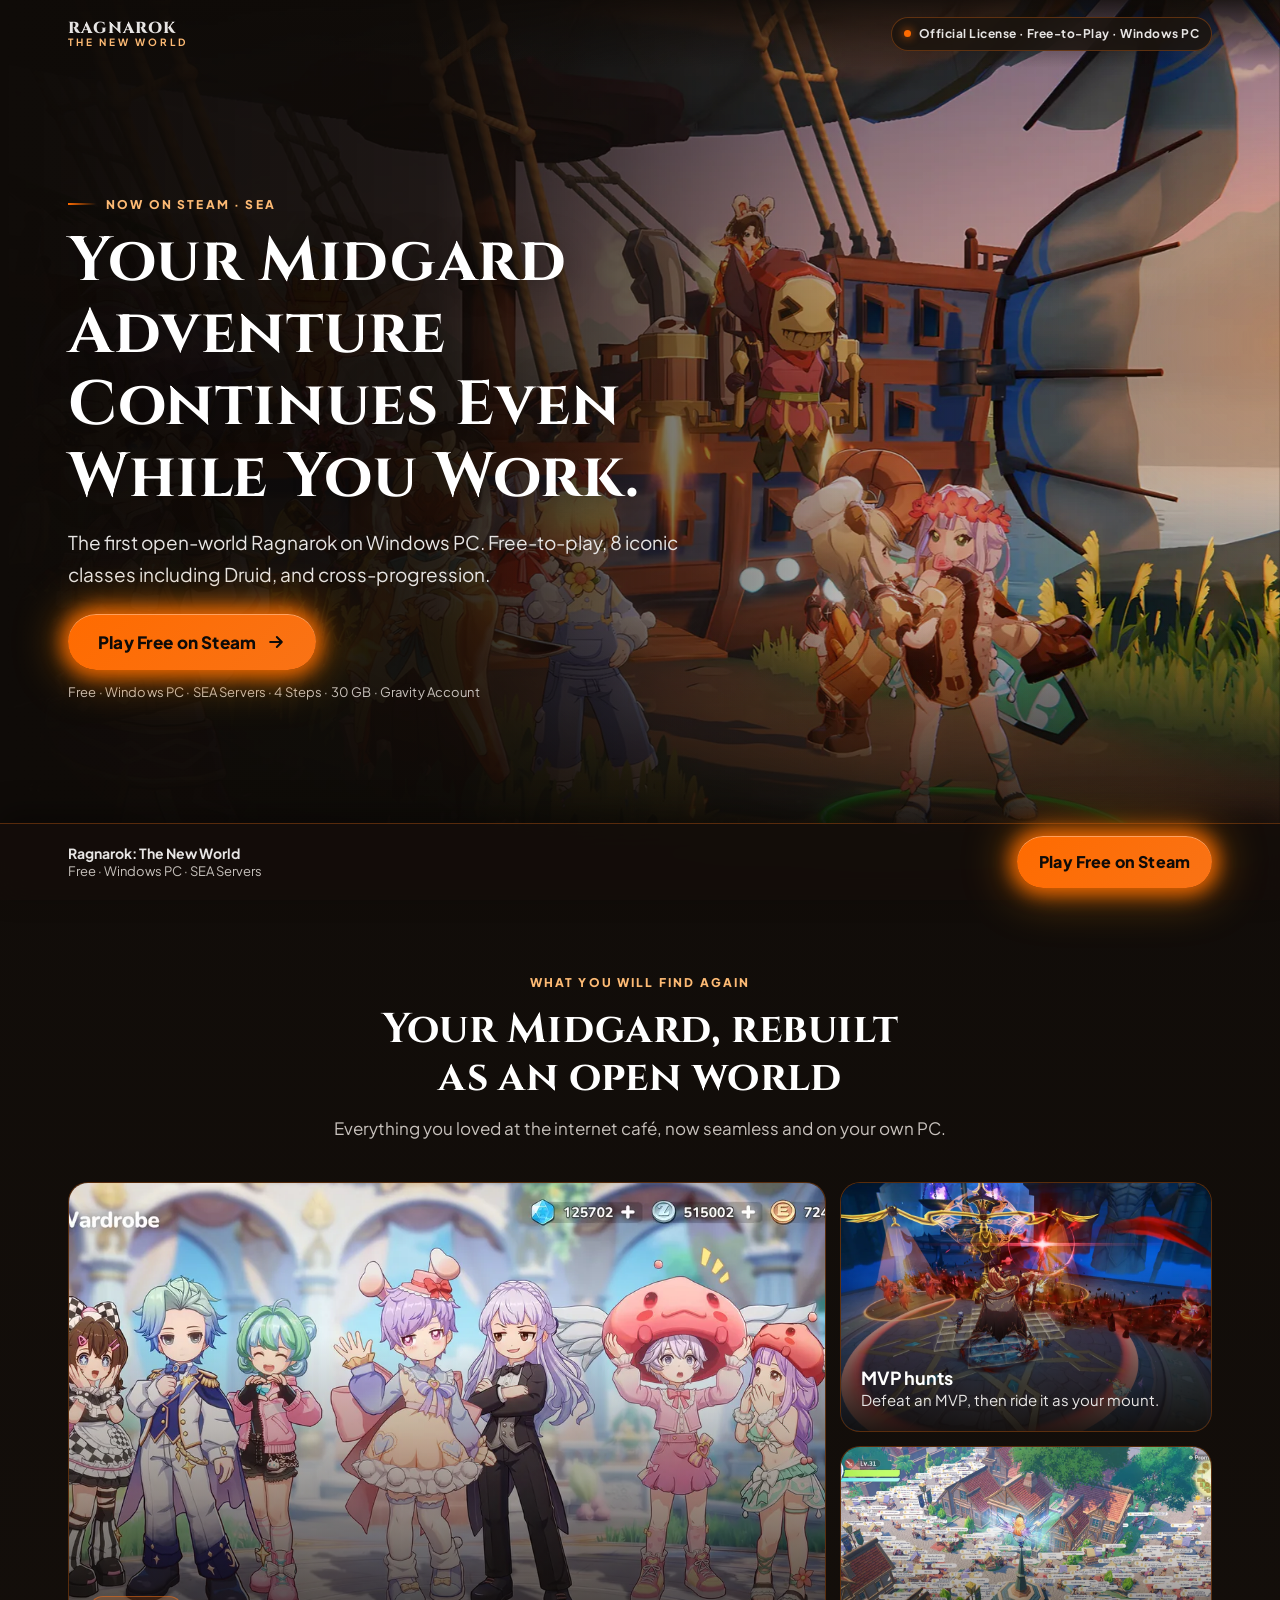
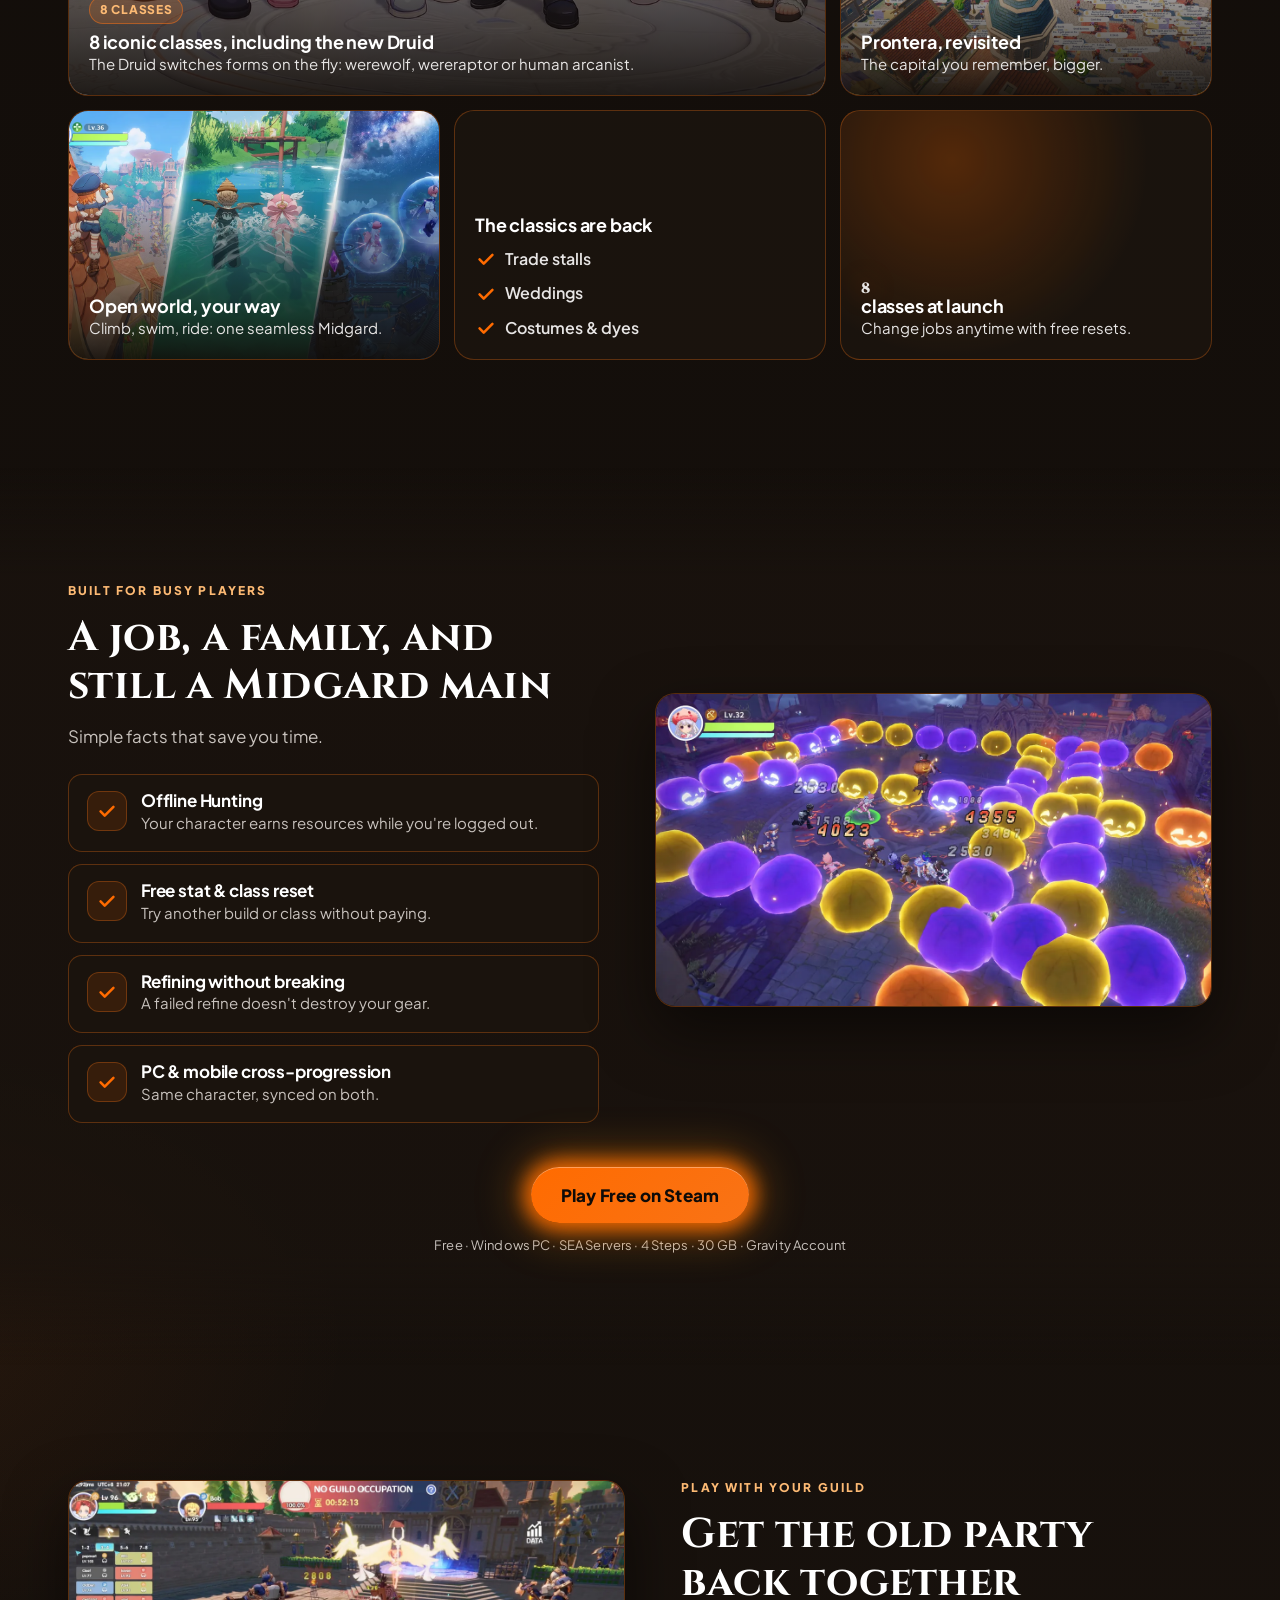
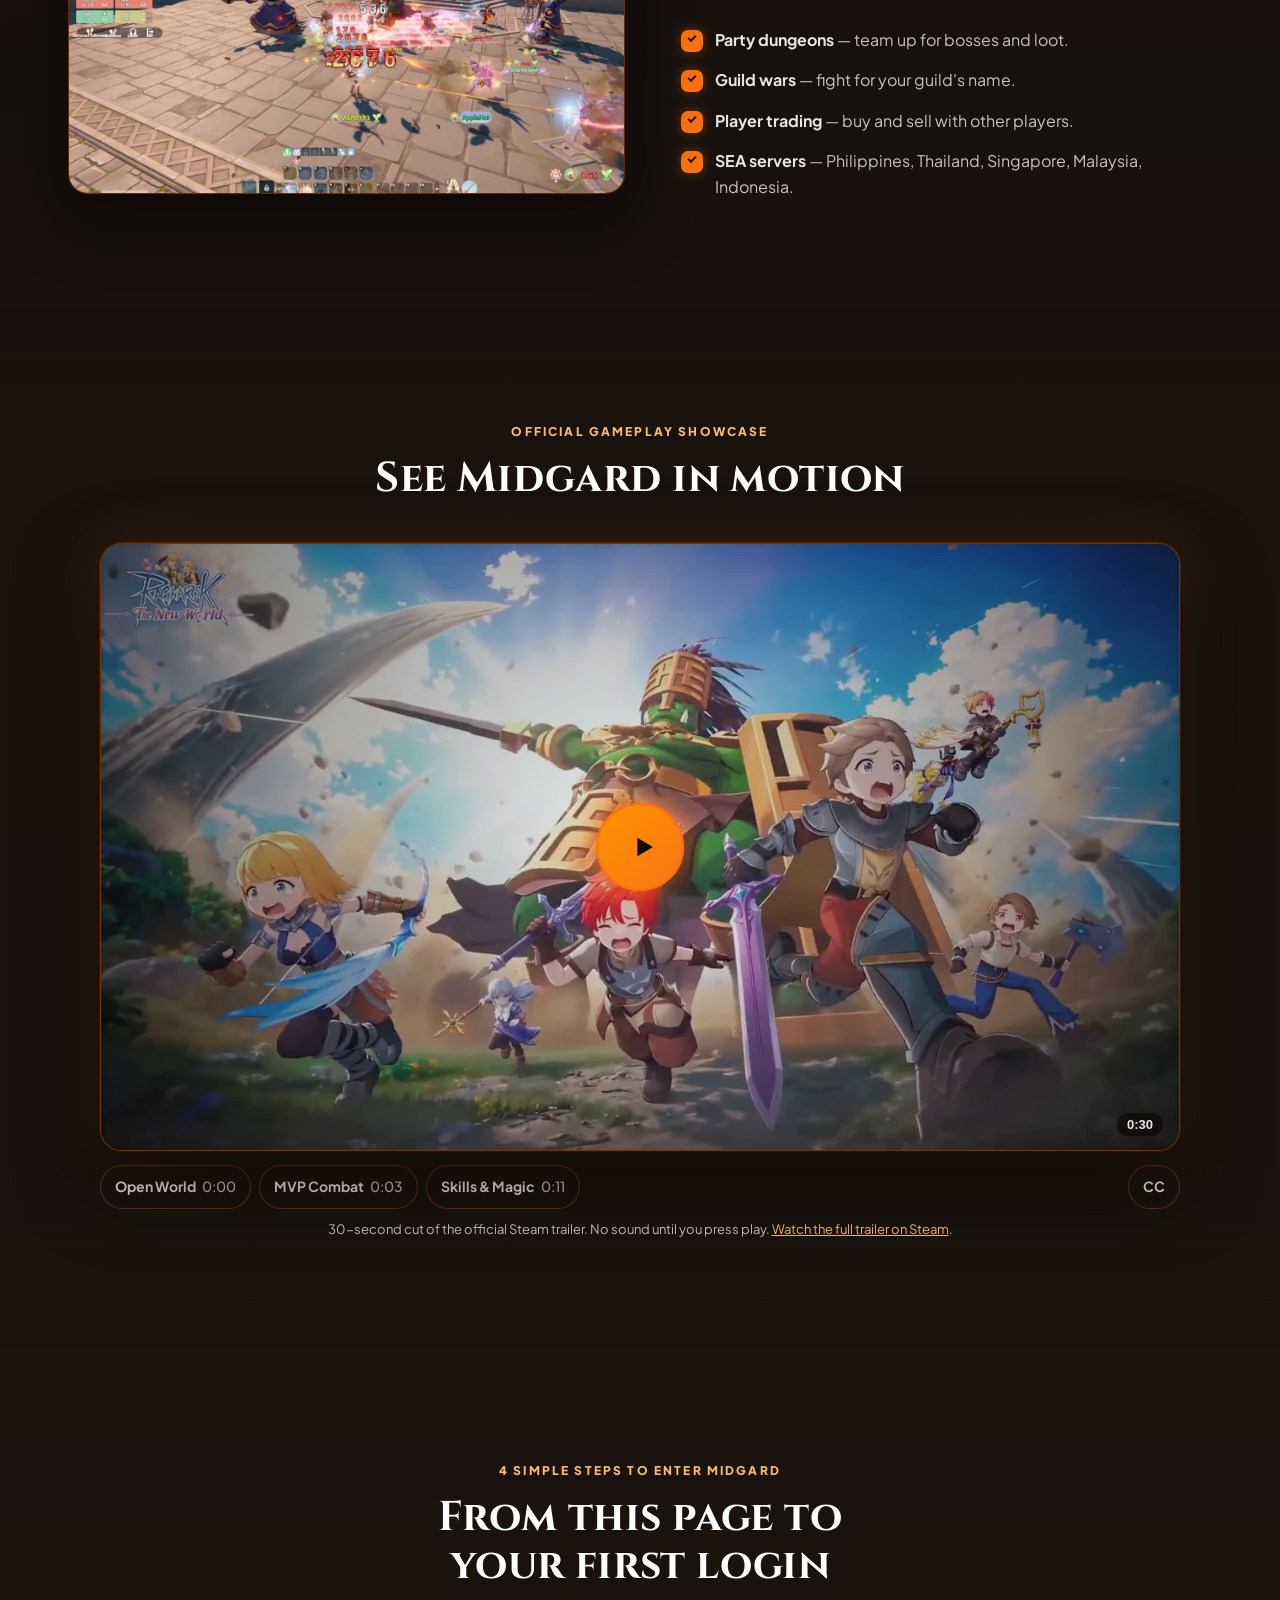
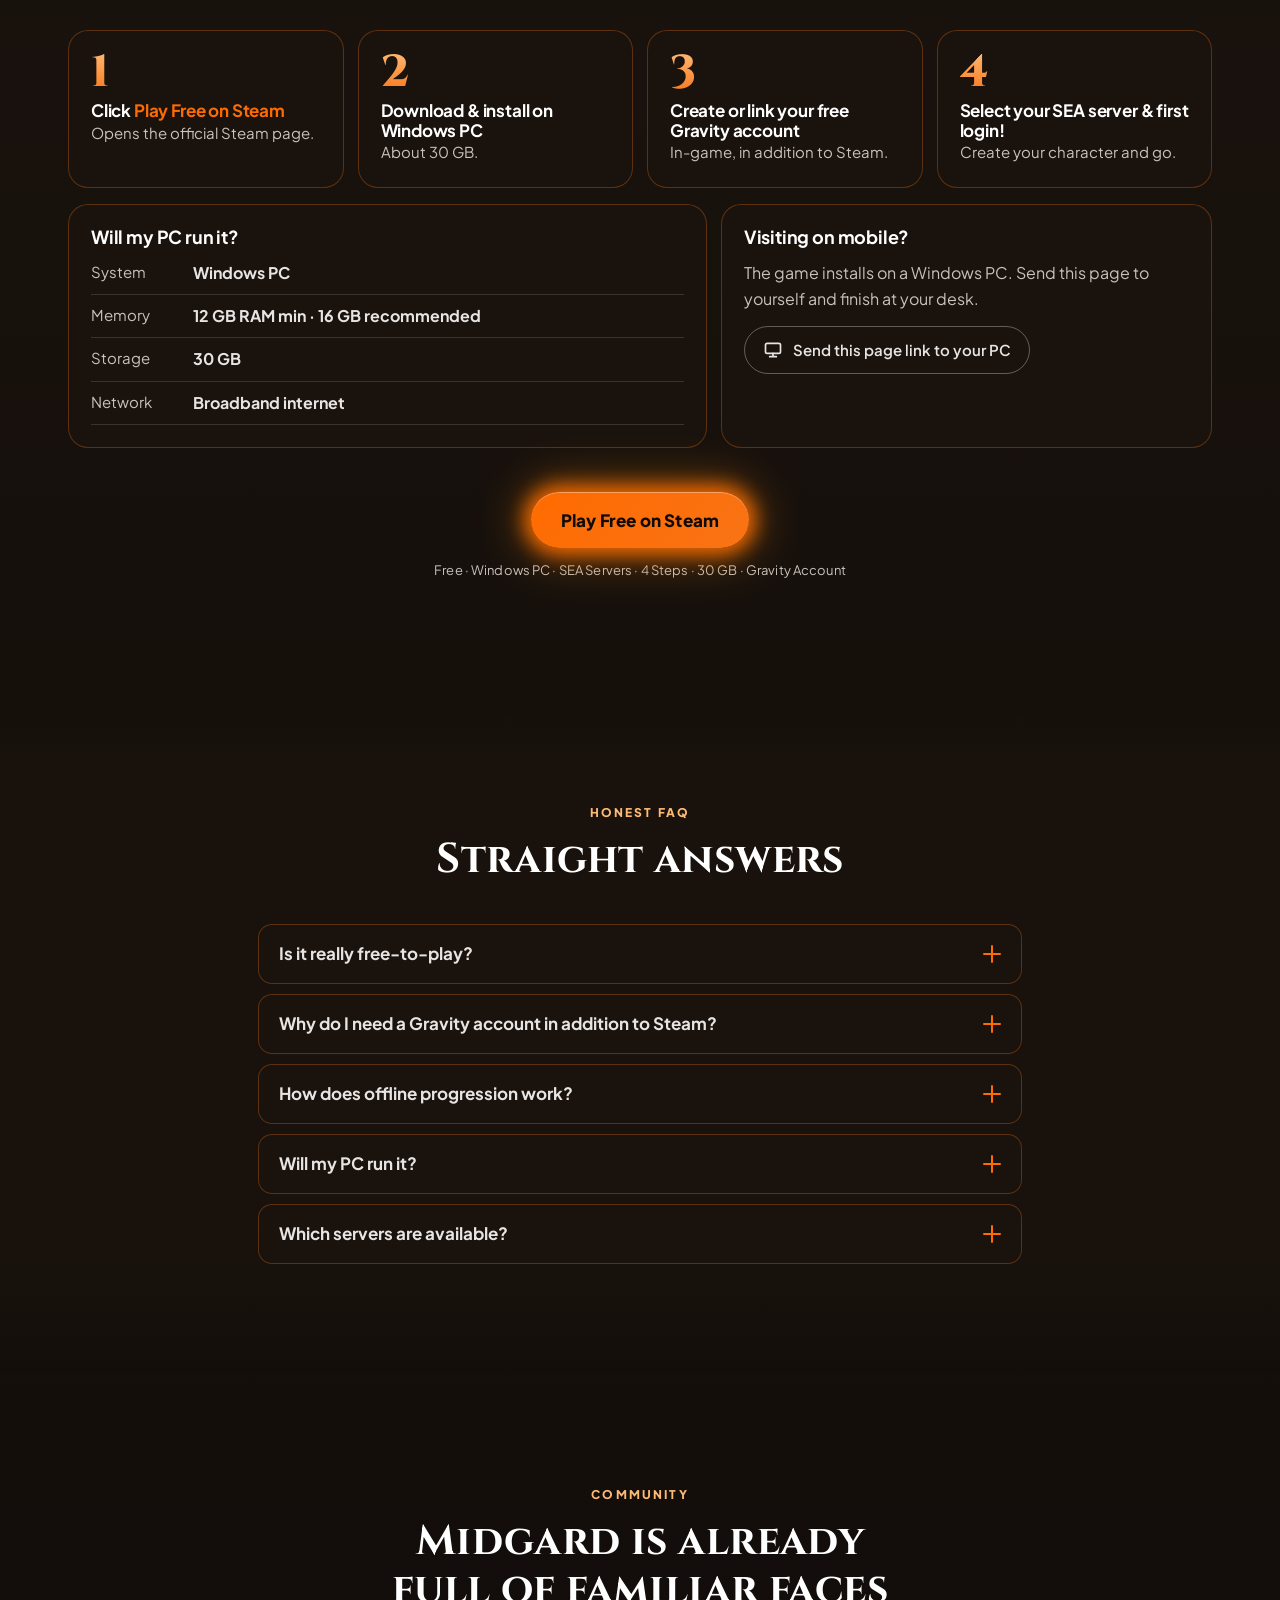
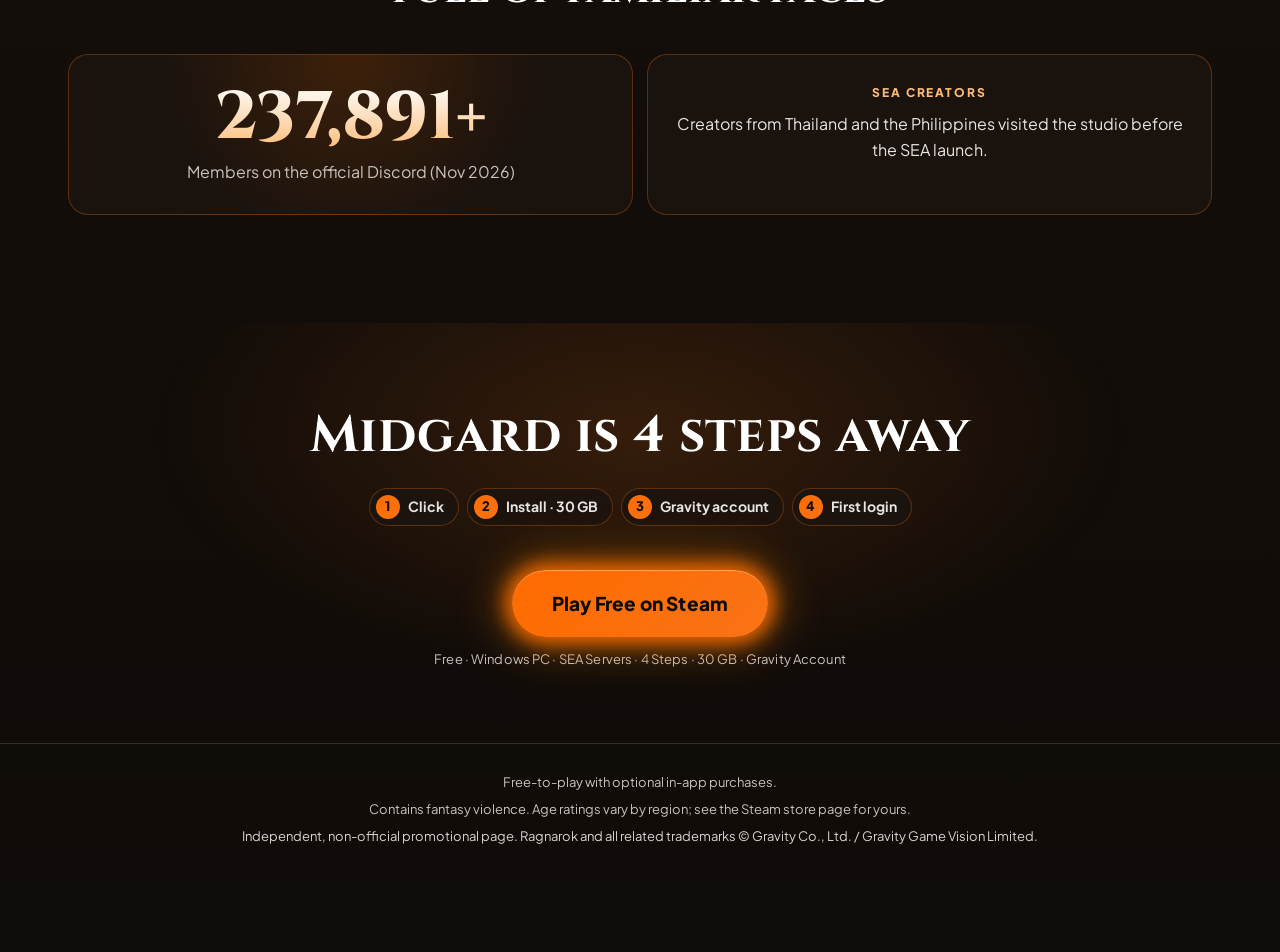
<file: ragnarok-landing/index.html>
<!DOCTYPE html>
<html lang="en">
<head>
  <meta charset="UTF-8">
  <meta name="viewport" content="width=device-width, initial-scale=1">
  <title>Ragnarok: The New World — Play Free on Steam (Windows PC)</title>
  <meta name="description" content="The first open-world Ragnarok on Windows PC. Free-to-play, 8 iconic classes including Druid, cross-progression and SEA servers. Install on Steam in 4 steps.">
  <meta name="theme-color" content="#0B0F19">

  <!-- Open Graph -->
  <meta property="og:type" content="website">
  <meta property="og:title" content="Ragnarok: The New World — Play Free on Steam">
  <meta property="og:description" content="The first open-world Ragnarok on Windows PC. Free-to-play, 8 classes including Druid, SEA servers.">
  <meta property="og:image" content="assets/hero-bg.webp">
  <meta property="og:image:width" content="1920">
  <meta property="og:image:height" content="1080">
  <meta name="twitter:card" content="summary_large_image">

  <link rel="icon" href="data:,">

  <!-- Fonts: Cinzel (epic titles) + Plus Jakarta Sans (body). display=swap = text never blocked -->
  <link rel="preconnect" href="https://fonts.googleapis.com">
  <link rel="preconnect" href="https://fonts.gstatic.com" crossorigin>
  <link rel="stylesheet" href="https://fonts.googleapis.com/css2?family=Cinzel:wght@600;700;800&amp;family=Plus+Jakarta+Sans:wght@400;500;600;700;800&amp;display=swap">

  <link rel="preload" as="image" type="image/webp" href="assets/hero-bg.webp">
  <link rel="stylesheet" href="./style.css">
</head>
<body>
  <a class="skip-link" href="#main">Skip to main content</a>

  <!-- ===================== 1. HEADER (no navigation) ===================== -->
  <header class="site-header">
    <div class="container header-inner">
      <div class="brand">
        <!-- LOGO: text wordmark. To use the official logo, add assets/logo.webp and an <img> here (see assets/README.md) -->
        <span class="brand-name">Ragnarok<span class="brand-sub">The New World</span></span>
      </div>
      <p class="license-badge"><span class="dot" aria-hidden="true"></span>Official License · Free-to-Play · Windows PC</p>
    </div>
  </header>

  <main id="main">
    <!-- ===================== 2. HERO (A/B: ?variant=a | ?variant=b, default B) ===================== -->
    <section class="hero" id="hero" aria-labelledby="hero-title">
      <div class="hero-media media" aria-hidden="true">
        <!-- Real in-game screenshot (Steam store page). Replace assets/hero-bg.webp, 1920x1080 -->
        <img src="assets/hero-bg.webp" alt="" width="1920" height="1080" fetchpriority="high" decoding="async">
      </div>
      <div class="hero-aurora" aria-hidden="true"></div>

      <div class="container hero-inner">
        <p class="eyebrow"><span class="eyebrow-line" aria-hidden="true"></span>Now on Steam · SEA</p>
        <h1 id="hero-title" class="hero-title"
            data-variant-a="Return to Midgard in Open World. Free on PC."
            data-variant-b="Your Midgard Adventure Continues Even While You Work.">Your Midgard Adventure Continues Even While You Work.</h1>
        <p class="hero-sub">The first open-world Ragnarok on Windows PC. Free-to-play, 8 iconic classes including Druid, and cross-progression.</p>

        <div class="cta-group">
          <a class="cta" href="https://store.steampowered.com/app/4212480/Ragnarok_The_New_World/" target="_blank" rel="noopener" data-cta="hero">
            <span class="cta-label">Play Free on Steam</span>
            <svg width="20" height="20" viewBox="0 0 24 24" aria-hidden="true" focusable="false"><path d="M5 12h14M13 6l6 6-6 6" fill="none" stroke="currentColor" stroke-width="2.4" stroke-linecap="round" stroke-linejoin="round"/></svg>
          </a>
          <p class="micro">Free · Windows PC · SEA Servers · 4 Steps · 30 GB · Gravity Account</p>
        </div>

        <div class="ab-debug" hidden>
          <span>A/B</span>
          <button type="button" data-set-variant="a">A</button>
          <button type="button" data-set-variant="b">B</button>
        </div>
      </div>
    </section>

    <!-- ===================== 3. WHAT YOU WILL FIND AGAIN ===================== -->
    <section class="section reveal" id="find-again" aria-labelledby="find-title">
      <div class="container">
        <header class="section-head">
          <p class="eyebrow">What you will find again</p>
          <h2 id="find-title">Your Midgard, rebuilt as an open world</h2>
          <p class="lead">Everything you loved at the internet café, now seamless and on your own PC.</p>
        </header>

        <!-- Real in-game screenshots from the Steam store page (16:9). Replace files in assets/ with the same names. -->
        <ul class="bento" role="list">
          <li class="bento-card bento-xl media">
            <img src="assets/feature-classes.webp" alt="In-game screenshot: adventurers of different classes in their outfits" width="1280" height="720" loading="lazy" decoding="async">
            <div class="bento-body">
              <span class="chip">8 classes</span>
              <h3>8 iconic classes, including the new Druid</h3>
              <p>The Druid switches forms on the fly: werewolf, wereraptor or human arcanist.</p>
            </div>
          </li>
          <li class="bento-card media">
            <img src="assets/feature-mvp.webp" alt="In-game screenshot: a party fighting a giant MVP boss" width="1280" height="720" loading="lazy" decoding="async">
            <div class="bento-body"><h3>MVP hunts</h3><p>Defeat an MVP, then ride it as your mount.</p></div>
          </li>
          <li class="bento-card media">
            <img src="assets/feature-prontera.webp" alt="In-game screenshot: crowds of players in Prontera" width="1280" height="720" loading="lazy" decoding="async">
            <div class="bento-body"><h3>Prontera, revisited</h3><p>The capital you remember, bigger.</p></div>
          </li>
          <li class="bento-card media">
            <img src="assets/feature-mount.webp" alt="In-game screenshot: adventurers climbing rooftops, swimming and floating across the open world" width="1280" height="720" loading="lazy" decoding="async">
            <div class="bento-body"><h3>Open world, your way</h3><p>Climb, swim, ride: one seamless Midgard.</p></div>
          </li>
          <li class="bento-card bento-text">
            <div class="bento-body">
              <h3>The classics are back</h3>
              <ul class="mini-list" role="list">
                <li><svg class="ico" width="22" height="22" viewBox="0 0 24 24" aria-hidden="true" focusable="false"><path d="M5 12.5l4.5 4.5L19 7.5" fill="none" stroke="currentColor" stroke-width="2.8" stroke-linecap="round" stroke-linejoin="round"/></svg>Trade stalls</li>
                <li><svg class="ico" width="22" height="22" viewBox="0 0 24 24" aria-hidden="true" focusable="false"><path d="M5 12.5l4.5 4.5L19 7.5" fill="none" stroke="currentColor" stroke-width="2.8" stroke-linecap="round" stroke-linejoin="round"/></svg>Weddings</li>
                <li><svg class="ico" width="22" height="22" viewBox="0 0 24 24" aria-hidden="true" focusable="false"><path d="M5 12.5l4.5 4.5L19 7.5" fill="none" stroke="currentColor" stroke-width="2.8" stroke-linecap="round" stroke-linejoin="round"/></svg>Costumes &amp; dyes</li>
              </ul>
            </div>
          </li>
          <li class="bento-card bento-text bento-accent">
            <div class="bento-body">
              <p class="big-num">8</p>
              <h3>classes at launch</h3>
              <p>Change jobs anytime with free resets.</p>
            </div>
          </li>
        </ul>
      </div>
    </section>

    <!-- ===================== 4. BUILT FOR BUSY PLAYERS ===================== -->
    <section class="section section-tint reveal" id="busy" aria-labelledby="busy-title">
      <div class="container">
        <div class="split">
          <div>
            <p class="eyebrow">Built for busy players</p>
            <h2 id="busy-title">A job, a family, and still a Midgard main</h2>
            <p class="lead">Simple facts that save you time.</p>
            <ul class="feature-list" role="list">
              <li class="glass feature">
                <span class="feature-ico" aria-hidden="true"><svg class="ico" width="22" height="22" viewBox="0 0 24 24" focusable="false"><path d="M5 12.5l4.5 4.5L19 7.5" fill="none" stroke="currentColor" stroke-width="2.8" stroke-linecap="round" stroke-linejoin="round"/></svg></span>
                <div><h3>Offline Hunting</h3><p>Your character earns resources while you're logged out.</p></div>
              </li>
              <li class="glass feature">
                <span class="feature-ico" aria-hidden="true"><svg class="ico" width="22" height="22" viewBox="0 0 24 24" focusable="false"><path d="M5 12.5l4.5 4.5L19 7.5" fill="none" stroke="currentColor" stroke-width="2.8" stroke-linecap="round" stroke-linejoin="round"/></svg></span>
                <div><h3>Free stat &amp; class reset</h3><p>Try another build or class without paying.</p></div>
              </li>
              <li class="glass feature">
                <span class="feature-ico" aria-hidden="true"><svg class="ico" width="22" height="22" viewBox="0 0 24 24" focusable="false"><path d="M5 12.5l4.5 4.5L19 7.5" fill="none" stroke="currentColor" stroke-width="2.8" stroke-linecap="round" stroke-linejoin="round"/></svg></span>
                <div><h3>Refining without breaking</h3><p>A failed refine doesn't destroy your gear.</p></div>
              </li>
              <li class="glass feature">
                <span class="feature-ico" aria-hidden="true"><svg class="ico" width="22" height="22" viewBox="0 0 24 24" focusable="false"><path d="M5 12.5l4.5 4.5L19 7.5" fill="none" stroke="currentColor" stroke-width="2.8" stroke-linecap="round" stroke-linejoin="round"/></svg></span>
                <div><h3>PC &amp; mobile cross-progression</h3><p>Same character, synced on both.</p></div>
              </li>
            </ul>
          </div>
          <figure class="media-frame media">
            <img src="assets/feature-offline.webp" alt="In-game screenshot: a character auto-hunting a field of Porings" width="1280" height="720" loading="lazy" decoding="async">
          </figure>
        </div>

        <div class="cta-group cta-center">
          <a class="cta" href="https://store.steampowered.com/app/4212480/Ragnarok_The_New_World/" target="_blank" rel="noopener" data-cta="busy"><span class="cta-label">Play Free on Steam</span></a>
          <p class="micro">Free · Windows PC · SEA Servers · 4 Steps · 30 GB · Gravity Account</p>
        </div>
      </div>
    </section>

    <!-- ===================== 5. PLAY WITH YOUR GUILD ===================== -->
    <section class="section reveal" id="guild" aria-labelledby="guild-title">
      <div class="container">
        <div class="split split-reverse">
          <figure class="media-frame media">
            <img src="assets/feature-guild.webp" alt="In-game screenshot: a large guild battle in front of a castle" width="1280" height="720" loading="lazy" decoding="async">
          </figure>
          <div>
            <p class="eyebrow">Play with your guild</p>
            <h2 id="guild-title">Get the old party back together</h2>
            <ul class="check-list" role="list">
              <li><strong>Party dungeons</strong> — team up for bosses and loot.</li>
              <li><strong>Guild wars</strong> — fight for your guild's name.</li>
              <li><strong>Player trading</strong> — buy and sell with other players.</li>
              <li><strong>SEA servers</strong> — Philippines, Thailand, Singapore, Malaysia, Indonesia.</li>
            </ul>
          </div>
        </div>
      </div>
    </section>

    <!-- ===================== 6. OFFICIAL GAMEPLAY SHOWCASE ===================== -->
    <section class="section section-tint reveal" id="showcase" aria-labelledby="showcase-title" data-footage-note="trailer">
      <div class="container">
        <header class="section-head">
          <p class="eyebrow">Official gameplay showcase</p>
          <h2 id="showcase-title">See Midgard in motion</h2>
        </header>

        <div class="player" data-player>
          <div class="player-frame media">
            <!-- 30 s action cut of the official Steam trailer: assets/images/trailer_ragnarok_2026_30s.mp4 (720p, 4.2 MB) -->
            <video id="trailer" class="player-video" width="1280" height="720" preload="none" playsinline
                   poster="assets/images/trailer_ragnarok_2026_30s-poster.webp" aria-label="Ragnarok: The New World, 30-second trailer" aria-describedby="footage-note">
              <source src="assets/images/trailer_ragnarok_2026_30s.mp4" type="video/mp4">
            </video>
            <button type="button" class="player-overlay" aria-label="Play the 30-second trailer">
              <span class="play-btn" aria-hidden="true"><svg width="34" height="34" viewBox="0 0 24 24" focusable="false"><path d="M8 5.5v13l11-6.5z" fill="currentColor"/></svg></span>
              <span class="player-duration" aria-hidden="true">0:30</span>
            </button>
            <div class="video-fallback" hidden>
              <p>The video can't play here.</p>
              <a class="btn-ghost" href="https://store.steampowered.com/app/4212480/Ragnarok_The_New_World/" target="_blank" rel="noopener" data-cta="trailer-fallback">Watch the trailer on Steam</a>
            </div>
          </div>

          <div class="player-bar">
            <div class="chapters" role="group" aria-label="Jump to a moment">
              <button type="button" class="chapter" data-time="0" aria-pressed="false">Open World <span>0:00</span></button>
              <button type="button" class="chapter" data-time="3" aria-pressed="false">MVP Combat <span>0:03</span></button>
              <button type="button" class="chapter" data-time="11.2" aria-pressed="false">Skills &amp; Magic <span>0:11</span></button>
            </div>
            <button type="button" class="cc-btn" aria-pressed="false" aria-label="Captions">CC</button>
          </div>
          <!-- Captions for the 30 s cut (WebVTT, inline so they also work from disk).
               Lines in quotes are the trailer's own lines; the rest describes the scenes. -->
          <script type="text/vtt" id="captions-en" data-label="English" data-lang="en">
WEBVTT

00:00:00.000 --> 00:00:03.000
[Music] A hot-air balloon drifts over the open world of Midgard.

00:00:03.000 --> 00:00:08.000
[Battle music] MVP bosses appear: a horned beast charges the party.

00:00:08.000 --> 00:00:11.200
A magic circle and a crowned MVP unleash their skills.

00:00:11.200 --> 00:00:15.200
[Explosions] Fire, lava and purple magic.

00:00:15.200 --> 00:00:16.800
“Growing stronger isn't as difficult as you think!”

00:00:16.800 --> 00:00:17.700
“Trying to steal money?”

00:00:17.700 --> 00:00:18.600
“In your dreams!”

00:00:18.600 --> 00:00:22.900
A ground smash, then a golden aura skill.

00:00:22.900 --> 00:00:27.400
A giant boss strikes as the whole party charges.

00:00:27.400 --> 00:00:30.000
Across Time Into the New World. Play free on Steam, Windows PC.
          </script>
          <p class="footage-note" id="footage-note">30-second cut of the official Steam trailer. No sound until you press play. <a href="https://store.steampowered.com/app/4212480/Ragnarok_The_New_World/" target="_blank" rel="noopener" data-cta="trailer-note">Watch the full trailer on Steam</a>.</p>
        </div>
      </div>
    </section>

    <!-- ===================== 7. 4 SIMPLE STEPS ===================== -->
    <section class="section reveal" id="steps" aria-labelledby="steps-title">
      <div class="container">
        <header class="section-head">
          <p class="eyebrow">4 simple steps to enter Midgard</p>
          <h2 id="steps-title">From this page to your first login</h2>
        </header>

        <ol class="steps" role="list">
          <li class="glass step"><span class="step-n" aria-hidden="true">1</span><h3><span class="sr-only">Step 1: </span>Click <em>Play Free on Steam</em></h3><p>Opens the official Steam page.</p></li>
          <li class="glass step"><span class="step-n" aria-hidden="true">2</span><h3><span class="sr-only">Step 2: </span>Download &amp; install on Windows PC</h3><p>About 30 GB.</p></li>
          <li class="glass step"><span class="step-n" aria-hidden="true">3</span><h3><span class="sr-only">Step 3: </span>Create or link your free Gravity account</h3><p>In-game, in addition to Steam.</p></li>
          <li class="glass step"><span class="step-n" aria-hidden="true">4</span><h3><span class="sr-only">Step 4: </span>Select your SEA server &amp; first login!</h3><p>Create your character and go.</p></li>
        </ol>

        <div class="steps-grid">
          <div class="glass spec">
            <h3>Will my PC run it?</h3>
            <dl>
              <div><dt>System</dt><dd>Windows PC</dd></div>
              <div><dt>Memory</dt><dd>12 GB RAM min · 16 GB recommended</dd></div>
              <div><dt>Storage</dt><dd>30 GB</dd></div>
              <div><dt>Network</dt><dd>Broadband internet</dd></div>
            </dl>
          </div>
          <div class="glass relay">
            <h3>Visiting on mobile?</h3>
            <p>The game installs on a Windows PC. Send this page to yourself and finish at your desk.</p>
            <button type="button" class="btn-ghost" data-relay-open aria-haspopup="dialog">
              <svg width="20" height="20" viewBox="0 0 24 24" aria-hidden="true" focusable="false"><rect x="3" y="4" width="18" height="12" rx="2" fill="none" stroke="currentColor" stroke-width="2"/><path d="M8 20h8M12 16v4" fill="none" stroke="currentColor" stroke-width="2" stroke-linecap="round"/></svg>
              Send this page link to your PC
            </button>
          </div>
        </div>

        <div class="cta-group cta-center">
          <a class="cta" href="https://store.steampowered.com/app/4212480/Ragnarok_The_New_World/" target="_blank" rel="noopener" data-cta="steps"><span class="cta-label">Play Free on Steam</span></a>
          <p class="micro">Free · Windows PC · SEA Servers · 4 Steps · 30 GB · Gravity Account</p>
        </div>
      </div>
    </section>

    <!-- ===================== 8. HONEST FAQ ===================== -->
    <section class="section section-tint reveal" id="faq" aria-labelledby="faq-title">
      <div class="container narrow">
        <header class="section-head">
          <p class="eyebrow">Honest FAQ</p>
          <h2 id="faq-title">Straight answers</h2>
        </header>
        <div class="faq">
          <div class="faq-item">
            <h3><button type="button" class="faq-q" id="q1" aria-expanded="false" aria-controls="a1">Is it really free-to-play?<span class="faq-icon" aria-hidden="true"></span></button></h3>
            <div class="faq-a" id="a1" role="region" aria-labelledby="q1" hidden><div><p>Yes, downloading and playing are free. The game has optional in-app purchases. Stat and class resets, refining without breaking and offline hunting are available to every player.</p></div></div>
          </div>
          <div class="faq-item">
            <h3><button type="button" class="faq-q" id="q2" aria-expanded="false" aria-controls="a2">Why do I need a Gravity account in addition to Steam?<span class="faq-icon" aria-hidden="true"></span></button></h3>
            <div class="faq-a" id="a2" role="region" aria-labelledby="q2" hidden><div><p>Gravity is the game's publisher. Steam installs the game; the free Gravity account (created or linked in-game) holds your character and keeps it synced between PC and mobile.</p></div></div>
          </div>
          <div class="faq-item">
            <h3><button type="button" class="faq-q" id="q3" aria-expanded="false" aria-controls="a3">How does offline progression work?<span class="faq-icon" aria-hidden="true"></span></button></h3>
            <div class="faq-a" id="a3" role="region" aria-labelledby="q3" hidden><div><p>While you're logged out, Offline Hunting earns your character resources. MVPs, party dungeons, guild wars and PvP are played actively when you're online.</p></div></div>
          </div>
          <div class="faq-item">
            <h3><button type="button" class="faq-q" id="q4" aria-expanded="false" aria-controls="a4">Will my PC run it?<span class="faq-icon" aria-hidden="true"></span></button></h3>
            <div class="faq-a" id="a4" role="region" aria-labelledby="q4" hidden><div><p>You need Windows, at least 12 GB of RAM (16 GB recommended) and 30 GB of free space. Full requirements are on the Steam page.</p></div></div>
          </div>
          <div class="faq-item">
            <h3><button type="button" class="faq-q" id="q5" aria-expanded="false" aria-controls="a5">Which servers are available?<span class="faq-icon" aria-hidden="true"></span></button></h3>
            <div class="faq-a" id="a5" role="region" aria-labelledby="q5" hidden><div><p>SEA servers: Philippines, Thailand, Singapore, Malaysia and Indonesia.</p></div></div>
          </div>
        </div>
      </div>
    </section>

    <!-- ===================== 9. COMMUNITY & SOCIAL PROOF ===================== -->
    <section class="section reveal" id="community" aria-labelledby="community-title">
      <div class="container">
        <header class="section-head">
          <p class="eyebrow">Community</p>
          <h2 id="community-title">Midgard is already full of familiar faces</h2>
        </header>
        <div class="proof">
          <div class="glass proof-card proof-main">
            <p class="counter"><span data-count-to="346000">346,000</span>+</p>
            <p class="proof-label">Members on the official Discord <span>(Nov 2026)</span></p>
          </div>
          <div class="glass proof-card">
            <p class="proof-kicker">SEA creators</p>
            <p>Creators from Thailand and the Philippines visited the studio before the SEA launch.</p>
          </div>
        </div>

        <!-- Verified testimonials: add real, dated, sourced quotes to the JSON below (see assets/README.md). Hidden while empty. -->
        <div class="testimonials" id="testimonials" hidden>
          <h3 class="sr-only">Player testimonials</h3>
          <ul class="testimonial-list" role="list"></ul>
        </div>
        <script type="application/json" id="testimonials-data">[]</script>
      </div>
    </section>

    <!-- ===================== 10. FINAL CTA & LEGAL FOOTER ===================== -->
    <section class="final reveal" id="final" aria-labelledby="final-title">
      <div class="container final-inner">
        <h2 id="final-title">Midgard is 4 steps away</h2>
        <ol class="recap" role="list">
          <li><span>1</span>Click</li>
          <li><span>2</span>Install · 30 GB</li>
          <li><span>3</span>Gravity account</li>
          <li><span>4</span>First login</li>
        </ol>
        <div class="cta-group cta-center">
          <a class="cta cta-xl" href="https://store.steampowered.com/app/4212480/Ragnarok_The_New_World/" target="_blank" rel="noopener" data-cta="final"><span class="cta-label">Play Free on Steam</span></a>
          <p class="micro">Free · Windows PC · SEA Servers · 4 Steps · 30 GB · Gravity Account</p>
        </div>
      </div>
      <footer class="site-footer">
        <div class="container footer-inner">
          <p>Free-to-play with optional in-app purchases.</p>
          <p>Contains fantasy violence. Age ratings vary by region; see the Steam store page for yours.</p>
          <p class="legal">Independent, non-official promotional page. Ragnarok and all related trademarks © Gravity Co., Ltd. / Gravity Game Vision Limited.</p>
        </div>
      </footer>
    </section>
  </main>

  <!-- ===================== STICKY CTA BAR (always visible, mobile + desktop) ===================== -->
  <div class="sticky-bar" role="region" aria-label="Play the game">
    <div class="container sticky-inner">
      <div class="sticky-text">
        <p><strong>Ragnarok: The New World</strong><span>Free · Windows PC · SEA Servers</span></p>
      </div>
      <a class="cta cta-sm" href="https://store.steampowered.com/app/4212480/Ragnarok_The_New_World/" target="_blank" rel="noopener" data-cta="sticky-bar"><span class="cta-label">Play Free on Steam</span></a>
    </div>
  </div>

  <!-- ===================== RELAY DIALOG (secondary, not a conversion) ===================== -->
  <dialog class="relay-dialog" id="relay-dialog" aria-labelledby="relay-title">
    <div class="relay-head">
      <h2 id="relay-title">Send this page to your PC</h2>
      <button type="button" class="relay-close" data-relay-close aria-label="Close">×</button>
    </div>
    <p class="relay-hint">Open it on your Windows PC to install the game.</p>
    <label class="relay-field"><span class="sr-only">Link to this page</span><input type="text" id="relay-url" readonly></label>
    <div class="relay-actions">
      <button type="button" class="relay-act" data-relay="copy">Copy link</button>
      <a class="relay-act" data-relay="email" href="#" target="_blank" rel="noopener">Email</a>
      <a class="relay-act" data-relay="whatsapp" href="#" target="_blank" rel="noopener">WhatsApp</a>
      <a class="relay-act" data-relay="line" href="#" target="_blank" rel="noopener">LINE</a>
      <button type="button" class="relay-act" data-relay="share" hidden>More…</button>
    </div>
  </dialog>

  <div class="toast" id="toast" role="status" aria-live="polite"></div>

  <script src="./script.js" defer></script>
</body>
</html>
</file>
<file: docs/style.css>
/* =========================================================
   Ragnarok: The New World — Landing page (AFBooster)
   Modern Fantasy Glassmorphism & Dark Gaming UI · mobile-first
   ========================================================= */

:root {
  --bg: #0F0B08;
  --bg-2: #1A130E;
  --glass: rgba(28, 20, 15, 0.85);
  --glass-strong: rgba(20, 14, 10, 0.92);
  --orange: #FF6B00;
  --orange-2: #F97316;
  --orange-gold: #FF9500;
  --line: rgba(249, 115, 22, 0.3);
  --title: #FFFFFF;
  --text: #E7E5E4;
  --muted: #C8C2BD;           /* warm grey, 10:1 on --bg */
  --highlight: #FDBA74;
  --ink: #0F0B08;

  --font-title: 'Cinzel', 'Trajan Pro', Georgia, 'Times New Roman', serif;
  --font-body: 'Plus Jakarta Sans', 'Inter', -apple-system, BlinkMacSystemFont, 'Segoe UI', Roboto, sans-serif;
  --radius: 20px;
  --radius-sm: 14px;
  --container: 1200px;
  --sticky-h: 76px;
  --ease: cubic-bezier(.2, .7, .2, 1);
}

/* ---------- Base ---------- */
*, *::before, *::after { box-sizing: border-box; }
* { margin: 0; }
html { -webkit-text-size-adjust: 100%; scroll-behavior: smooth; }
body {
  font-family: var(--font-body);
  font-size: 1rem;
  line-height: 1.65;
  color: var(--text);
  background:
    radial-gradient(900px 600px at 85% -10%, rgba(255, 107, 0, .10), transparent 60%),
    radial-gradient(800px 500px at -10% 40%, rgba(249, 115, 22, .07), transparent 60%),
    linear-gradient(180deg, var(--bg), var(--bg-2) 60%, var(--bg));
  background-color: var(--bg);
  overflow-x: hidden;
  padding-bottom: calc(var(--sticky-h) + env(safe-area-inset-bottom));
  -webkit-font-smoothing: antialiased;
}
img, svg, video { display: block; max-width: 100%; height: auto; }
ul, ol { padding: 0; list-style: none; }
h1, h2, h3 { color: var(--title); line-height: 1.15; }
h1, h2 { font-family: var(--font-title); font-weight: 700; letter-spacing: .01em; text-wrap: balance; }
h3 { font-weight: 700; letter-spacing: -.01em; }
a { color: var(--orange); }

:focus-visible { outline: 3px solid var(--orange); outline-offset: 3px; border-radius: 10px; }
.skip-link { position: absolute; left: 12px; top: -80px; z-index: 400; padding: 12px 18px; border-radius: 12px; background: var(--orange); color: var(--ink); font-weight: 800; text-decoration: none; }
.skip-link:focus { top: 12px; }
[hidden] { display: none !important; }
.sr-only { position: absolute !important; width: 1px; height: 1px; padding: 0; margin: -1px; overflow: hidden; clip: rect(0 0 0 0); white-space: nowrap; border: 0; }

.container { width: 100%; max-width: var(--container); margin-inline: auto; padding-inline: 20px; }
.narrow { max-width: 820px; }
.glass {
  background: var(--glass);
  -webkit-backdrop-filter: blur(12px); backdrop-filter: blur(12px);
  border: 1px solid var(--line);
  border-radius: var(--radius);
}

/* ---------- CTA: orange fill + pulsing orange halo ---------- */
.cta {
  position: relative; isolation: isolate;
  display: inline-flex; align-items: center; justify-content: center; gap: 10px;
  min-height: 56px; padding: 14px 30px; border-radius: 999px;
  background: linear-gradient(135deg, var(--orange) 0%, var(--orange-2) 100%);
  color: var(--ink);                /* 7:1 on #FF6B00 — readable at any size */
  font-weight: 800; font-size: 1.0625rem; letter-spacing: .01em;
  text-decoration: none; white-space: nowrap;
  box-shadow: 0 0 20px rgba(255, 107, 0, 0.7), inset 0 1px 0 rgba(255, 255, 255, .35);
  animation: cta-pulse 1.8s ease-in-out infinite;
  transition: transform .25s var(--ease);
}
.cta::before {                      /* hover gradient to golden orange (cross-fade, no repaint jank) */
  content: ""; position: absolute; inset: 0; z-index: -1; border-radius: inherit;
  background: linear-gradient(135deg, var(--orange-2) 0%, var(--orange-gold) 100%);
  opacity: 0; transition: opacity .25s;
}
.cta::after {                       /* pulsing halo: only opacity + transform animate */
  content: ""; position: absolute; inset: 0; z-index: -2; border-radius: inherit; pointer-events: none;
  box-shadow: 0 0 20px 6px rgba(255, 107, 0, 0.7), 0 0 44px 12px rgba(255, 149, 0, 0.35);
  animation: cta-halo 1.8s ease-in-out infinite;
}
@keyframes cta-pulse { 0%, 100% { transform: scale(1); } 50% { transform: scale(1.035); } }
@keyframes cta-halo { 0%, 100% { opacity: .35; } 50% { opacity: 1; } }
.cta:hover, .cta:focus-visible { animation-play-state: paused; transform: translateY(-2px) scale(1.04); }
.cta:hover::before, .cta:focus-visible::before { opacity: 1; }
.cta:hover::after, .cta:focus-visible::after { animation-play-state: paused; opacity: 1; }
.cta:active { transform: scale(.99); }
.cta:focus-visible { outline: 3px solid var(--highlight); outline-offset: 5px; }
.cta-sm { min-height: 52px; padding: 12px 22px; font-size: 1rem; }
.cta-xl { min-height: 64px; padding: 18px 40px; font-size: 1.1875rem; }
.cta-group { display: flex; flex-direction: column; align-items: flex-start; gap: 12px; }
.cta-center { align-items: center; text-align: center; margin-top: 44px; }
.micro { font-size: .8125rem; color: var(--muted); letter-spacing: .01em; }

.btn-ghost {
  display: inline-flex; align-items: center; gap: 10px; min-height: 48px; padding: 10px 18px;
  border-radius: 999px; border: 1px solid rgba(231, 229, 228, .35); background: transparent;
  color: var(--text); font: inherit; font-weight: 600; font-size: .9375rem; cursor: pointer;
}
.btn-ghost:hover { border-color: var(--orange); color: var(--orange); }

/* ---------- 1. Header ---------- */
.site-header {
  position: absolute; top: 0; left: 0; right: 0; z-index: 50;
  background: linear-gradient(180deg, rgba(15, 11, 8, .85), transparent);
}
.header-inner { display: flex; align-items: center; justify-content: space-between; gap: 12px; min-height: 68px; }
.brand { display: flex; align-items: center; gap: 10px; }
.brand-name { display: flex; flex-direction: column; font-family: var(--font-title); font-weight: 800; font-size: 1rem; line-height: 1.05; letter-spacing: .06em; text-transform: uppercase; }
.brand-sub { font-family: var(--font-body); font-size: .625rem; font-weight: 700; letter-spacing: .28em; color: var(--highlight); }
.license-badge {
  display: inline-flex; align-items: center; gap: 8px; padding: 6px 12px; border-radius: 999px;
  font-size: .6875rem; font-weight: 700; letter-spacing: .04em; color: var(--text);
  background: var(--glass); border: 1px solid var(--line);
  -webkit-backdrop-filter: blur(12px); backdrop-filter: blur(12px);
}
.dot { width: 7px; height: 7px; border-radius: 50%; background: var(--orange); box-shadow: 0 0 10px var(--orange); flex: 0 0 7px; }

/* ---------- 2. Hero ---------- */
.hero { position: relative; isolation: isolate; overflow: hidden; padding: 96px 0 56px; }
.hero-media, .hero-media.media { position: absolute; inset: 0; z-index: -3; }
.hero-media img { width: 100%; height: 62%; object-fit: cover; object-position: 70% 40%; transform: translate3d(0, var(--parallax, 0), 0); }
.hero::before {
  content: ""; position: absolute; inset: 0; z-index: -2;
  background: linear-gradient(180deg, rgba(15, 11, 8, .2) 0%, rgba(15, 11, 8, .55) 30%, var(--bg) 58%);
}
.hero-aurora {
  position: absolute; z-index: -1; inset: auto -20% 30% auto; width: 520px; height: 520px; border-radius: 50%;
  background: radial-gradient(circle, rgba(255, 107, 0, .22), transparent 65%);
  animation: aurora 10s ease-in-out infinite alternate;
}
@keyframes aurora { to { transform: translate3d(-60px, 40px, 0) scale(1.1); } }
.hero-inner { padding-top: 34vw; }
.eyebrow { display: inline-flex; align-items: center; gap: 10px; font-size: .75rem; font-weight: 800; letter-spacing: .18em; text-transform: uppercase; color: var(--highlight); }
.eyebrow-line { width: 28px; height: 2px; background: linear-gradient(90deg, var(--orange), transparent); }
.hero-title { font-size: clamp(1.85rem, 7.2vw, 3.9rem); margin-block: 12px 14px; max-width: 18ch; text-shadow: 0 4px 30px rgba(0, 0, 0, .5); }
.hero-sub { font-size: clamp(1rem, 2.4vw, 1.1875rem); color: #E7E5E4; max-width: 56ch; margin-bottom: 24px; }
.ab-debug { margin-top: 18px; display: inline-flex; gap: 6px; align-items: center; font-size: .75rem; color: var(--muted); }
.ab-debug button { min-width: 32px; min-height: 32px; border-radius: 8px; border: 1px solid var(--line); background: var(--glass); color: var(--text); cursor: pointer; }

/* ---------- Sections ---------- */
.section { position: relative; padding-block: 76px; }
.section-tint { background: linear-gradient(180deg, transparent, rgba(26, 19, 14, .7) 12%, rgba(26, 19, 14, .7) 88%, transparent); }
.section-head { max-width: 760px; margin: 0 auto 40px; text-align: center; }
.section h2 { font-size: clamp(1.6rem, 4.6vw, 2.6rem); margin-block: 12px; }
.lead { color: var(--muted); font-size: 1.0625rem; }
.js .reveal { opacity: 0; transform: translate3d(0, 26px, 0); transition: opacity .8s var(--ease), transform .8s var(--ease); }
.js .reveal.is-visible { opacity: 1; transform: none; }

/* ---------- 3. Bento ---------- */
.bento { display: grid; grid-template-columns: 1fr; gap: 14px; }
.bento-card {
  position: relative; overflow: hidden; border-radius: var(--radius); min-height: 220px; aspect-ratio: auto;
  border: 1px solid var(--line); background: var(--bg-2);
  transition: transform .35s var(--ease), border-color .35s, box-shadow .35s;
}
.bento-card img { position: absolute; inset: 0; width: 100%; height: 100%; object-fit: cover; transition: transform .7s var(--ease); }
.bento-card::after { content: ""; position: absolute; inset: 0; background: linear-gradient(180deg, transparent 30%, rgba(15, 11, 8, .92)); }
.bento-body { position: absolute; z-index: 1; left: 0; right: 0; bottom: 0; padding: 18px 20px; }
.bento-body h3 { font-size: 1.125rem; }
.bento-body p { color: #E7E5E4; font-size: .9375rem; }
.bento-card:hover { transform: translateY(-4px); border-color: rgba(249, 115, 22, .7); box-shadow: 0 0 0 1px rgba(249, 115, 22, .25), 0 20px 50px rgba(0, 0, 0, .5), 0 0 40px rgba(249, 115, 22, .14); }
.bento-card:hover img { transform: scale(1.06); }
.chip { display: inline-block; margin-bottom: 8px; padding: 3px 10px; border-radius: 999px; background: rgba(249, 115, 22, .18); border: 1px solid rgba(249, 115, 22, .5); color: #FDBA74; font-size: .75rem; font-weight: 800; letter-spacing: .06em; text-transform: uppercase; }

/* ---------- Real media frames + graceful fallback (missing file → dark cinema frame) ---------- */
.media { position: relative; background: radial-gradient(120% 90% at 50% 40%, #241A12 0%, #120D09 70%); }
.media img, .media video { object-fit: cover; }
.media.is-missing::before {
  content: "Official in-game visual"; position: absolute; inset: 0; z-index: 0;
  display: grid; place-items: center; text-align: center; padding: 16px;
  color: rgba(253, 186, 116, .7); font-size: .8125rem; font-weight: 700; letter-spacing: .14em; text-transform: uppercase;
  background:
    linear-gradient(transparent 0 8%, rgba(0, 0, 0, .55) 8% 9%, transparent 9% 91%, rgba(0, 0, 0, .55) 91% 92%, transparent 92%),
    radial-gradient(60% 60% at 50% 50%, rgba(255, 107, 0, .10), transparent 70%);
}
.media-frame img { width: 100%; aspect-ratio: 16 / 9; height: auto; }

.feature-ico {
  flex: 0 0 40px; width: 40px; height: 40px; display: grid; place-items: center; border-radius: 12px;
  color: var(--orange); background: rgba(255, 107, 0, .12); border: 1px solid var(--line);
}
.bento-text { display: flex; align-items: flex-end; background: var(--glass); }
.bento-text::after { display: none; }
.bento-text .bento-body { position: static; }
.bento-accent { background: radial-gradient(circle at 30% 20%, rgba(255, 107, 0, .25), transparent 60%), var(--glass); }
.big-num { font-family: var(--font-title); font-size: 4rem; font-weight: 800; line-height: 1; color: var(--orange); text-shadow: 0 0 30px rgba(255, 107, 0, .45); }
.mini-list { display: grid; gap: 8px; margin-top: 10px; }
.mini-list li { display: flex; align-items: center; gap: 8px; color: var(--text); font-weight: 600; }
.mini-list .ico { color: var(--orange); flex: 0 0 22px; }

/* ---------- 4/5. Split layouts ---------- */
.split { display: grid; gap: 32px; align-items: center; }
.media-frame { margin: 0; overflow: hidden; border-radius: var(--radius); border: 1px solid var(--line); box-shadow: 0 24px 60px rgba(0, 0, 0, .5); }
.media-frame img { width: 100%; }
.feature-list { display: grid; gap: 12px; margin-top: 24px; }
.feature { display: flex; gap: 14px; align-items: flex-start; padding: 16px 18px; border-radius: var(--radius-sm); transition: border-color .3s, transform .3s var(--ease); }
.feature:hover { border-color: rgba(255, 107, 0, .55); transform: translateX(4px); }
.feature img { flex: 0 0 48px; }
.feature h3 { font-size: 1.0625rem; }
.feature p { color: var(--muted); font-size: .9375rem; }
.check-list { display: grid; gap: 14px; margin-top: 20px; }
.check-list li { position: relative; padding-left: 34px; color: var(--muted); }
.check-list li::before { content: ""; position: absolute; left: 0; top: 3px; width: 22px; height: 22px; border-radius: 7px; background: linear-gradient(135deg, var(--orange), var(--orange-2)); box-shadow: 0 0 12px rgba(249, 115, 22, .35); }
.check-list li::after { content: ""; position: absolute; left: 7px; top: 8px; width: 8px; height: 5px; border-left: 2.5px solid var(--ink); border-bottom: 2.5px solid var(--ink); transform: rotate(-45deg); }
.check-list strong { color: var(--text); }

/* ---------- 6. Video player ---------- */
.player { max-width: 1080px; margin-inline: auto; }
.player-frame {
  position: relative; aspect-ratio: 16 / 9; overflow: hidden; border-radius: 22px; background: #000;
  border: 1px solid rgba(255, 107, 0, .45);
  box-shadow: 0 30px 80px rgba(0, 0, 0, .6), 0 0 0 1px rgba(249, 115, 22, .15), 0 0 60px rgba(255, 107, 0, .18);
}
.player-video { width: 100%; height: 100%; object-fit: cover; background: #000; }
.player-overlay { position: absolute; inset: 0; display: grid; place-items: center; border: 0; padding: 0; cursor: pointer; background: radial-gradient(circle at 50% 50%, rgba(15, 11, 8, .05), rgba(15, 11, 8, .55)); color: var(--ink); }
.player.is-playing .player-overlay { display: none; }
.play-btn { position: relative; width: 88px; height: 88px; display: grid; place-items: center; border-radius: 50%; background: linear-gradient(135deg, #FF9500, var(--orange-2)); box-shadow: 0 0 30px rgba(255, 107, 0, .7); transition: transform .3s var(--ease); }
.play-btn svg { margin-left: 5px; }
.play-btn::before, .play-btn::after { content: ""; position: absolute; inset: 0; border-radius: 50%; border: 2px solid rgba(255, 107, 0, .8); animation: ripple 2.2s ease-out infinite; }
.play-btn::after { animation-delay: 1.1s; border-color: rgba(249, 115, 22, .7); }
@keyframes ripple { from { transform: scale(1); opacity: .9; } to { transform: scale(1.9); opacity: 0; } }
.player-overlay:hover .play-btn, .player-overlay:focus-visible .play-btn { transform: scale(1.08); }
.player-overlay:focus-visible { outline-offset: -6px; }
.player-duration { position: absolute; right: 16px; bottom: 14px; padding: 4px 10px; border-radius: 999px; background: rgba(15, 11, 8, .8); color: var(--text); font-size: .8125rem; font-weight: 700; }
.player-bar { display: flex; flex-wrap: wrap; align-items: center; justify-content: space-between; gap: 10px; margin-top: 14px; }
.chapters { display: flex; flex-wrap: wrap; gap: 8px; }
.chapter, .cc-btn {
  min-height: 44px; padding: 8px 14px; border-radius: 999px; cursor: pointer;
  background: var(--glass); border: 1px solid var(--line); color: var(--text);
  font: inherit; font-size: .875rem; font-weight: 700;
}
.chapter span { color: var(--muted); font-weight: 500; margin-left: 4px; }
.chapter:hover, .cc-btn:hover { border-color: var(--orange); }
.chapter[aria-pressed="true"], .cc-btn[aria-pressed="true"] { background: rgba(255, 107, 0, .16); border-color: var(--orange); color: #FFEDD5; }
.footage-note { margin-top: 10px; font-size: .8125rem; color: var(--muted); text-align: center; }

/* ---------- 7. Steps ---------- */
.steps { display: grid; gap: 14px; }
.step { position: relative; padding: 22px 20px 20px 76px; }
.step-n { position: absolute; left: 20px; top: 18px; font-family: var(--font-title); font-size: 2.4rem; font-weight: 800; line-height: 1; background: linear-gradient(180deg, #FDBA74, var(--orange-2)); -webkit-background-clip: text; background-clip: text; color: transparent; }
.step h3 { font-size: 1.0625rem; }
.step em { font-style: normal; color: var(--orange); }
.step p { color: var(--muted); font-size: .9375rem; }
.steps-grid { display: grid; gap: 14px; margin-top: 16px; }
.spec, .relay { padding: 22px; }
.spec h3, .relay h3 { font-size: 1.125rem; margin-bottom: 12px; }
.spec dl { display: grid; gap: 8px; }
.spec dl div { display: grid; grid-template-columns: 92px 1fr; gap: 10px; padding-bottom: 8px; border-bottom: 1px solid rgba(231, 229, 228, .15); }
.spec dt { color: var(--muted); font-size: .9375rem; }
.spec dd { margin: 0; font-weight: 700; }
.relay p { color: var(--muted); margin-bottom: 14px; }

/* ---------- 8. FAQ ---------- */
.faq { display: grid; gap: 10px; }
.faq-item { border-radius: var(--radius-sm); background: var(--glass); border: 1px solid var(--line); -webkit-backdrop-filter: blur(12px); backdrop-filter: blur(12px); overflow: hidden; }
.faq-item h3 { font-size: 1rem; }
.faq-q { width: 100%; min-height: 58px; display: flex; align-items: center; justify-content: space-between; gap: 14px; padding: 16px 20px; border: 0; background: transparent; color: var(--text); font: inherit; font-weight: 700; font-size: 1.0625rem; text-align: left; cursor: pointer; }
.faq-q:hover { color: var(--orange); }
.faq-q:focus-visible { outline-offset: -3px; }
.faq-icon { position: relative; flex: 0 0 18px; height: 18px; }
.faq-icon::before, .faq-icon::after { content: ""; position: absolute; left: 0; top: 8px; width: 18px; height: 2px; border-radius: 2px; background: var(--orange); transition: transform .3s var(--ease); }
.faq-icon::after { transform: rotate(90deg); }
.faq-q[aria-expanded="true"] .faq-icon::after { transform: rotate(0); }
.faq-a { display: grid; grid-template-rows: 0fr; transition: grid-template-rows .35s var(--ease); }
.faq-a.is-open { grid-template-rows: 1fr; }
.faq-a > div { overflow: hidden; }
.faq-a p { padding: 0 20px 18px; color: var(--muted); }

/* ---------- 9. Social proof ---------- */
.proof { display: grid; gap: 14px; }
.proof-card { padding: 28px 24px; text-align: center; }
.proof-main { background: radial-gradient(circle at 50% 0%, rgba(255, 107, 0, .16), transparent 60%), var(--glass); }
.counter { font-family: var(--font-title); font-size: clamp(2.6rem, 9vw, 4.2rem); font-weight: 800; line-height: 1.05; background: linear-gradient(180deg, #FFFFFF, #FDBA74); -webkit-background-clip: text; background-clip: text; color: transparent; font-variant-numeric: tabular-nums; }
.proof-label { margin-top: 6px; color: var(--muted); }
.proof-label span { white-space: nowrap; }
.proof-kicker { font-size: .75rem; font-weight: 800; letter-spacing: .16em; text-transform: uppercase; color: var(--highlight); margin-bottom: 8px; }
.testimonials { margin-top: 18px; }
.testimonial-list { display: grid; gap: 14px; }
.testimonial { padding: 22px; }
.testimonial blockquote { margin: 0; font-size: 1.0625rem; }
.testimonial figcaption { margin-top: 10px; color: var(--muted); font-size: .875rem; }

/* ---------- 10. Final + footer ---------- */
.final { position: relative; padding-top: 84px; text-align: center; background: radial-gradient(700px 360px at 50% 20%, rgba(249, 115, 22, .16), transparent 70%); }
.final-inner { display: flex; flex-direction: column; align-items: center; }
.final h2 { font-size: clamp(1.9rem, 6vw, 3.2rem); }
.recap { display: flex; flex-wrap: wrap; justify-content: center; gap: 8px; margin-top: 22px; }
.recap li { display: inline-flex; align-items: center; gap: 8px; padding: 6px 14px 6px 6px; border-radius: 999px; background: var(--glass); border: 1px solid var(--line); font-weight: 700; font-size: .875rem; }
.recap span { width: 24px; height: 24px; display: grid; place-items: center; border-radius: 50%; background: linear-gradient(135deg, var(--orange), var(--orange-2)); color: var(--ink); font-size: .8125rem; font-weight: 800; }
.site-footer { margin-top: 72px; padding-block: 28px; border-top: 1px solid rgba(231, 229, 228, .15); }
.footer-inner { display: grid; gap: 6px; font-size: .8125rem; color: var(--muted); }
.legal { color: #D6D3D1; }

/* ---------- Sticky CTA bar (always visible) ---------- */
.sticky-bar {
  position: fixed; left: 0; right: 0; bottom: 0; z-index: 300;
  padding-bottom: env(safe-area-inset-bottom);
  background: var(--glass-strong);
  -webkit-backdrop-filter: blur(16px); backdrop-filter: blur(16px);
  border-top: 1px solid var(--line);
  box-shadow: 0 -10px 30px rgba(0, 0, 0, .35);
}
.sticky-inner { display: flex; align-items: center; justify-content: space-between; gap: 12px; min-height: var(--sticky-h); }
.sticky-text { display: none; align-items: center; gap: 10px; }
.sticky-text p { display: flex; flex-direction: column; line-height: 1.25; font-size: .875rem; }
.sticky-text span { color: var(--muted); font-size: .8125rem; }
.sticky-bar .cta { flex: 1 1 auto; }

/* ---------- Relay dialog ---------- */
.relay-dialog {
  width: min(440px, calc(100% - 32px)); padding: 22px; border-radius: var(--radius);
  background: var(--bg-2); color: var(--text); border: 1px solid var(--line);
  box-shadow: 0 30px 80px rgba(0, 0, 0, .7);
}
.relay-dialog::backdrop { background: rgba(8, 5, 3, .7); -webkit-backdrop-filter: blur(4px); backdrop-filter: blur(4px); }
.relay-head { display: flex; align-items: center; justify-content: space-between; gap: 12px; }
.relay-head h2 { font-size: 1.25rem; }
.relay-close { width: 44px; height: 44px; border-radius: 50%; border: 1px solid var(--line); background: transparent; color: var(--text); font-size: 1.5rem; line-height: 1; cursor: pointer; }
.relay-hint { color: var(--muted); margin-block: 6px 14px; font-size: .9375rem; }
.relay-field input { width: 100%; min-height: 46px; padding: 10px 12px; border-radius: 12px; border: 1px solid rgba(231, 229, 228, .3); background: var(--bg); color: var(--text); font: inherit; font-size: .875rem; }
.relay-actions { display: grid; grid-template-columns: 1fr 1fr; gap: 10px; margin-top: 14px; }
.relay-act { display: flex; align-items: center; justify-content: center; min-height: 48px; padding: 10px; border-radius: 12px; border: 1px solid var(--line); background: var(--glass); color: var(--text); font: inherit; font-weight: 700; font-size: .9375rem; text-decoration: none; cursor: pointer; }
.relay-act:hover { border-color: var(--orange); color: var(--orange); }
.relay-act[data-relay="copy"] { grid-column: 1 / -1; background: rgba(255, 107, 0, .14); border-color: rgba(255, 107, 0, .55); }

/* ---------- Toast ---------- */
.toast {
  position: fixed; left: 50%; bottom: calc(var(--sticky-h) + 18px); z-index: 500; max-width: calc(100% - 32px);
  padding: 12px 18px; border-radius: 14px; background: rgba(26, 19, 14, .95); color: var(--text);
  border: 1px solid rgba(255, 107, 0, .55); box-shadow: 0 0 24px rgba(255, 107, 0, .25);
  font-weight: 700; font-size: .9375rem; text-align: center; overflow-wrap: anywhere;
  transform: translate3d(-50%, 16px, 0); opacity: 0; pointer-events: none; transition: opacity .3s, transform .3s var(--ease);
}
.toast.is-visible { opacity: 1; transform: translate3d(-50%, 0, 0); }

/* ---------- < 640px: stacked header ---------- */
@media (max-width: 639.98px) {
  .header-inner { flex-direction: column; align-items: flex-start; gap: 8px; padding-block: 12px; }
  .license-badge { font-size: .6875rem; padding: 5px 10px; }
  .hero { padding-top: 128px; }
}

/* ---------- ≥ 640px ---------- */
@media (min-width: 640px) {
  .container { padding-inline: 28px; }
  .license-badge { font-size: .75rem; }
  .hero-inner { padding-top: 26vw; }
  .bento { grid-template-columns: repeat(2, 1fr); }
  .bento-xl { grid-column: 1 / -1; min-height: 320px; }
  .steps { grid-template-columns: repeat(2, 1fr); }
  .steps-grid, .proof { grid-template-columns: repeat(2, 1fr); }
  .sticky-text { display: flex; }
  .sticky-bar .cta { flex: 0 0 auto; }
  .testimonial-list { grid-template-columns: repeat(2, 1fr); }
}

/* ---------- ≥ 960px ---------- */
@media (min-width: 960px) {
  .site-header { position: absolute; }
  .hero { min-height: min(100vh, 860px); display: flex; align-items: center; padding: 110px 0 80px; }
  .hero-media img { height: 100%; object-position: 75% 45%; }
  .hero::before { background: linear-gradient(90deg, var(--bg) 0%, rgba(15, 11, 8, .9) 34%, rgba(15, 11, 8, .25) 68%, rgba(15, 11, 8, .05) 100%), linear-gradient(0deg, var(--bg) 0%, transparent 28%); }
  .hero-inner { padding-top: 0; }
  .hero-inner > * { max-width: 640px; }
  .hero-title { max-width: 16ch; }
  .section { padding-block: 108px; }
  .bento { grid-template-columns: repeat(3, 1fr); grid-auto-rows: 250px; }
  .bento-xl { grid-column: span 2; grid-row: span 2; min-height: 0; }
  .split { grid-template-columns: 1fr 1.05fr; gap: 56px; }
  .split-reverse { grid-template-columns: 1.05fr 1fr; }
  .steps { grid-template-columns: repeat(4, 1fr); }
  .step { padding: 70px 22px 22px; }
  .step-n { top: 20px; left: 22px; font-size: 2.8rem; }
  .steps-grid { grid-template-columns: 1.3fr 1fr; }
}

/* ---------- Reduced motion ---------- */
@media (prefers-reduced-motion: reduce) {
  html { scroll-behavior: auto; }
  *, *::before, *::after { animation: none !important; transition: none !important; }
  .cta::after { opacity: .7; }
  .js .reveal { opacity: 1; transform: none; }
  .hero-media img { transform: none; }
}
</file>
<file: lp-v2-ragnarok/style.css>
/* =========================================================
   Ragnarok: The New World — LP v2 (high-conversion, mobile-first)
   Same identity as v1: warm black + vivid orange.
   ========================================================= */
:root {
  --bg: #0F0B08;
  --bg-2: #1A130E;
  --card: rgba(28, 20, 15, 0.85);
  --line: rgba(249, 115, 22, 0.3);
  --orange: #FF6B00;
  --orange-2: #F97316;
  --orange-gold: #FF9500;
  --title: #FFFFFF;
  --text: #E7E5E4;
  --muted: #C8C2BD;
  --hi: #FDBA74;
  --ink: #0F0B08;
  --ok: #4ADE80;
  --font-title: 'Cinzel', Georgia, serif;
  --font-body: 'Plus Jakarta Sans', 'Noto Sans Thai', -apple-system, BlinkMacSystemFont, 'Segoe UI', Roboto, sans-serif;
  --r: 18px;
  --sticky-h: 76px;
  --ease: cubic-bezier(.2, .7, .2, 1);
}
html[lang="th"] { --font-title: 'Noto Sans Thai', var(--font-body); }

*, *::before, *::after { box-sizing: border-box; }
* { margin: 0; }
[hidden] { display: none !important; }
html { -webkit-text-size-adjust: 100%; scroll-behavior: smooth; }
body {
  font-family: var(--font-body); font-size: 1rem; line-height: 1.6; color: var(--text);
  background: radial-gradient(900px 500px at 80% -5%, rgba(255, 107, 0, .14), transparent 60%), var(--bg);
  overflow-x: hidden;
  padding-bottom: calc(var(--sticky-h) + env(safe-area-inset-bottom));
  -webkit-font-smoothing: antialiased;
}
img, svg { display: block; max-width: 100%; height: auto; }
ul, ol { padding: 0; list-style: none; }
h1, h2, h3 { color: var(--title); line-height: 1.15; }
:focus-visible { outline: 3px solid var(--hi); outline-offset: 3px; border-radius: 10px; }

.wrap { width: 100%; max-width: 1120px; margin-inline: auto; padding-inline: 16px; }
.card { background: var(--card); border: 1px solid var(--line); border-radius: var(--r); -webkit-backdrop-filter: blur(12px); backdrop-filter: blur(12px); }
.center { text-align: center; }
.muted { color: var(--muted); }
.eyebrow { font-size: .75rem; font-weight: 800; letter-spacing: .16em; text-transform: uppercase; color: var(--hi); }
.h2 { font-family: var(--font-title); font-size: clamp(1.5rem, 6vw, 2.4rem); margin-block: 8px 14px; text-wrap: balance; }
.h3 { font-size: 1.0625rem; font-weight: 800; }
.section { padding-block: 48px; }
.section-tint { background: linear-gradient(180deg, transparent, rgba(26, 19, 14, .8) 10%, rgba(26, 19, 14, .8) 90%, transparent); }

/* ---------- Draft helpers ---------- */
.draft-banner { position: sticky; top: 0; z-index: 400; background: #FACC15; color: #1C1917; font-size: .8125rem; font-weight: 700; text-align: center; padding: 8px 14px; }
.todo {
  display: inline-block; padding: 1px 8px; border-radius: 6px; border: 1px dashed #FACC15;
  background: rgba(250, 204, 21, .12); color: #FDE047; font-size: .75em; font-weight: 800;
  letter-spacing: .04em; text-transform: uppercase; vertical-align: middle;
}

/* ---------- CTA ---------- */
.cta {
  position: relative; isolation: isolate; display: inline-flex; align-items: center; justify-content: center; gap: 10px;
  min-height: 52px; padding: 12px 24px; border-radius: 999px; text-decoration: none; text-align: center;
  background: linear-gradient(135deg, var(--orange), var(--orange-2)); color: var(--ink);
  font-weight: 800; font-size: 1rem; line-height: 1.2;
  box-shadow: 0 0 20px rgba(255, 107, 0, .7), inset 0 1px 0 rgba(255, 255, 255, .35);
  animation: cta-pulse 1.8s ease-in-out infinite; transition: transform .2s var(--ease);
}
.cta::before { content: ""; position: absolute; inset: 0; z-index: -1; border-radius: inherit; background: linear-gradient(135deg, var(--orange-2), var(--orange-gold)); opacity: 0; transition: opacity .2s; }
.cta::after { content: ""; position: absolute; inset: 0; z-index: -2; border-radius: inherit; pointer-events: none; box-shadow: 0 0 22px 6px rgba(255, 107, 0, .7), 0 0 46px 12px rgba(255, 149, 0, .3); animation: cta-halo 1.8s ease-in-out infinite; }
@keyframes cta-pulse { 0%, 100% { transform: scale(1); } 50% { transform: scale(1.03); } }
@keyframes cta-halo { 0%, 100% { opacity: .35; } 50% { opacity: 1; } }
.cta:hover, .cta:focus-visible { animation-play-state: paused; transform: scale(1.04); }
.cta:hover::before, .cta:focus-visible::before { opacity: 1; }
.cta:hover::after, .cta:focus-visible::after { animation-play-state: paused; opacity: 1; }
.cta-xl { width: 100%; min-height: 62px; font-size: 1.125rem; padding: 16px 22px; }
.cta-sm { width: 100%; min-height: 48px; font-size: .9375rem; }
.cta-block { display: flex; flex-direction: column; align-items: stretch; gap: 10px; margin-top: 20px; }
.cta-block.center { align-items: center; }
.micro { font-size: .8125rem; color: var(--muted); text-align: center; }

/* ---------- Header ---------- */
.header { position: absolute; left: 0; right: 0; z-index: 50; }
.header-in { display: flex; flex-wrap: wrap; align-items: center; justify-content: space-between; gap: 8px; padding-block: 12px; }
.brand { display: flex; flex-direction: column; font-family: var(--font-title); font-weight: 800; letter-spacing: .06em; text-transform: uppercase; color: var(--title); line-height: 1.05; }
.brand-sub { font-family: var(--font-body); font-size: .625rem; letter-spacing: .28em; color: var(--hi); }
.badge { display: inline-flex; align-items: center; gap: 6px; padding: 5px 10px; border-radius: 999px; font-size: .6875rem; font-weight: 700; color: var(--title); background: rgba(15, 11, 8, .7); border: 1px solid var(--line); }
.dot { width: 7px; height: 7px; border-radius: 50%; background: var(--orange); box-shadow: 0 0 8px var(--orange); }

/* ---------- Media frames + fallback ---------- */
.media { position: relative; overflow: hidden; background: radial-gradient(120% 90% at 50% 40%, #241A12, #120D09 70%); }
.media img { width: 100%; height: 100%; object-fit: cover; }
.media.is-missing img { visibility: hidden; }

/* ---------- 1. Hero ---------- */
.hero { position: relative; isolation: isolate; padding: 96px 0 40px; overflow: hidden; }
.hero-bg { position: absolute; inset: 0 0 auto 0; height: 340px; z-index: -2; }
.hero::before { content: ""; position: absolute; inset: 0; z-index: -1; background: linear-gradient(180deg, rgba(15, 11, 8, .25) 0, rgba(15, 11, 8, .8) 200px, var(--bg) 340px); }
.hero-in { padding-top: 70px; }
.hero-title { font-family: var(--font-title); font-size: clamp(1.8rem, 8vw, 3.4rem); margin-block: 8px 10px; text-wrap: balance; text-shadow: 0 4px 24px rgba(0, 0, 0, .6); }
.hero-sub { color: var(--text); max-width: 56ch; }

.pack { margin-top: 20px; padding: 18px; }
.pack-title { font-size: 1rem; font-weight: 800; color: var(--hi); text-transform: uppercase; letter-spacing: .08em; margin-bottom: 12px; }
.items { display: grid; grid-template-columns: repeat(2, 1fr); gap: 10px; }
.item {
  display: grid; grid-template-columns: 44px 1fr; grid-template-rows: auto auto; column-gap: 10px; align-items: center;
  padding: 10px; border-radius: 14px; background: rgba(15, 11, 8, .6); border: 1px solid rgba(249, 115, 22, .2);
}
.item-visual { grid-row: span 2; width: 44px; height: 44px; display: grid; place-items: center; border-radius: 12px; color: var(--orange); background: radial-gradient(circle, rgba(255, 107, 0, .25), rgba(255, 107, 0, .06)); border: 1px solid var(--line); overflow: hidden; }
.item-visual img { width: 100%; height: 100%; object-fit: cover; }
.item-name { font-weight: 800; color: var(--title); font-size: .875rem; line-height: 1.2; }
.item-detail { font-size: .8125rem; color: var(--hi); font-weight: 700; }

.code { margin-top: 14px; padding-top: 14px; border-top: 1px dashed var(--line); }
.code-label { font-size: .75rem; font-weight: 800; letter-spacing: .12em; text-transform: uppercase; color: var(--muted); }
.code-row { display: flex; flex-wrap: wrap; gap: 8px; margin-top: 8px; }
.code-value {
  flex: 1 1 200px; min-width: 0; min-height: 52px; display: flex; align-items: center; justify-content: center;
  padding: 10px 12px; border-radius: 12px; border: 2px dashed var(--orange); background: rgba(255, 107, 0, .08);
  font-family: ui-monospace, 'SFMono-Regular', Menlo, Consolas, monospace; font-size: 1.125rem; font-weight: 800; letter-spacing: .12em; color: var(--title);
  user-select: all; overflow-wrap: anywhere; text-align: center;
}
.code-copy {
  flex: 1 0 auto; min-height: 52px; display: inline-flex; align-items: center; justify-content: center; gap: 6px; padding: 0 16px;
  border-radius: 12px; border: 0; cursor: pointer; font: inherit; font-weight: 800; font-size: .9375rem;
  background: var(--title); color: var(--ink); transition: background-color .2s, transform .15s;
}
.code-copy:active { transform: scale(.97); }
.code-copy:disabled { opacity: .45; cursor: not-allowed; }
.code-copy.is-copied { background: var(--ok); }
.code-where { margin-top: 8px; font-size: .8125rem; color: var(--muted); }

/* ---------- 2. Urgency ---------- */
.countdown-card, .milestone-card { padding: 20px; }
.milestone-card { margin-top: 14px; }
.countdown { display: grid; grid-template-columns: repeat(4, 1fr); gap: 8px; }
.cd-unit { display: flex; flex-direction: column; align-items: center; padding: 10px 4px; border-radius: 12px; background: rgba(15, 11, 8, .7); border: 1px solid var(--line); }
.cd-num { font-family: var(--font-title); font-size: clamp(1.6rem, 8vw, 2.4rem); font-weight: 800; color: var(--title); font-variant-numeric: tabular-nums; line-height: 1.1; }
.cd-lbl { font-size: .6875rem; font-weight: 700; letter-spacing: .1em; text-transform: uppercase; color: var(--hi); }
.ms-bar { position: relative; height: 14px; margin-top: 16px; border-radius: 999px; background: rgba(15, 11, 8, .8); border: 1px solid var(--line); overflow: hidden; }
.ms-fill { height: 100%; width: 0; border-radius: inherit; background: linear-gradient(90deg, var(--orange), var(--orange-gold)); box-shadow: 0 0 16px rgba(255, 107, 0, .6); transition: width 1.4s var(--ease); }
.ms-list { display: grid; grid-template-columns: repeat(3, 1fr); gap: 8px; margin-top: 12px; }
.ms-step { padding: 10px 8px; border-radius: 12px; text-align: center; background: rgba(15, 11, 8, .6); border: 1px solid rgba(249, 115, 22, .2); font-size: .8125rem; }
.ms-step strong { display: block; color: var(--title); font-size: .9375rem; }
.ms-step .ms-state { display: inline-block; margin-top: 4px; font-size: .6875rem; font-weight: 800; letter-spacing: .08em; text-transform: uppercase; color: var(--muted); }
.ms-step.is-unlocked { border-color: var(--orange); background: rgba(255, 107, 0, .12); }
.ms-step.is-unlocked .ms-state { color: var(--ok); }
.ms-current { margin-top: 12px; text-align: center; font-size: .9375rem; }

/* ---------- 3. Tier list ---------- */
.modes { display: flex; justify-content: center; gap: 6px; margin-bottom: 18px; padding: 4px; border-radius: 999px; background: rgba(15, 11, 8, .7); border: 1px solid var(--line); width: max-content; max-width: 100%; margin-inline: auto; }
.mode { min-height: 44px; min-width: 72px; padding: 8px 16px; border: 0; border-radius: 999px; background: transparent; color: var(--muted); font: inherit; font-weight: 800; cursor: pointer; }
.mode[aria-selected="true"] { background: var(--orange); color: var(--ink); }
.classes { display: grid; grid-template-columns: 1fr; gap: 12px; }
.class-card { display: grid; grid-template-columns: 1fr auto; grid-template-areas: "head rank" "cta cta"; gap: 12px; align-items: center; padding: 16px; transition: border-color .25s, transform .25s var(--ease); }
.class-card:hover { border-color: var(--orange); transform: translateY(-2px); }
.class-head { grid-area: head; }
.class-role { font-size: .8125rem; }
.rank-wrap { grid-area: rank; display: flex; flex-direction: column; align-items: center; }
.rank-label { font-size: .625rem; font-weight: 800; letter-spacing: .1em; text-transform: uppercase; color: var(--muted); }
.rank { min-width: 56px; padding: 4px 10px; border-radius: 12px; text-align: center; font-family: var(--font-title); font-size: 1.5rem; font-weight: 800; color: var(--ink); background: linear-gradient(135deg, var(--hi), var(--orange)); }
.rank[data-rank="S+"] { background: linear-gradient(135deg, #FDE047, var(--orange)); box-shadow: 0 0 18px rgba(255, 149, 0, .6); }
.rank.is-empty { background: transparent; color: inherit; font-family: var(--font-body); font-size: 1rem; }
.class-card .cta { grid-area: cta; }
.disclaimer { margin-top: 12px; text-align: center; font-size: .75rem; color: var(--muted); }

/* ---------- 4. Social proof ---------- */
.proof-grid { display: grid; gap: 12px; }
.stat { padding: 20px; text-align: center; }
.stat-num { font-family: var(--font-title); font-size: clamp(2rem, 9vw, 3rem); font-weight: 800; color: var(--title); font-variant-numeric: tabular-nums; line-height: 1.1; }
.trust { display: flex; flex-wrap: wrap; justify-content: center; gap: 8px; margin-top: 16px; }
.trust li { display: inline-flex; align-items: center; gap: 6px; padding: 6px 12px; border-radius: 999px; font-size: .8125rem; font-weight: 700; background: var(--card); border: 1px solid var(--line); }
.trust li::before { content: ""; width: 14px; height: 14px; border-radius: 50%; background: var(--orange) url("data:image/svg+xml,%3Csvg xmlns='http://www.w3.org/2000/svg' viewBox='0 0 24 24'%3E%3Cpath d='M6 12.5l4 4L18 8' fill='none' stroke='%230F0B08' stroke-width='3.5' stroke-linecap='round' stroke-linejoin='round'/%3E%3C/svg%3E") center / 10px no-repeat; }
.gallery { display: grid; grid-auto-flow: column; grid-auto-columns: 78%; gap: 10px; margin-top: 18px; overflow-x: auto; scroll-snap-type: x mandatory; padding-bottom: 6px; }
.shot { scroll-snap-align: start; aspect-ratio: 16 / 9; border-radius: 14px; border: 1px solid var(--line); }
.shot span { position: absolute; left: 10px; bottom: 8px; padding: 3px 10px; border-radius: 999px; background: rgba(15, 11, 8, .8); color: var(--title); font-size: .8125rem; font-weight: 700; }

/* ---------- 5. Steps ---------- */
.steps { display: grid; gap: 12px; }
.step { position: relative; padding: 18px 18px 18px 70px; }
.step-n { position: absolute; left: 18px; top: 16px; width: 38px; height: 38px; display: grid; place-items: center; border-radius: 50%; background: var(--orange); color: var(--ink); font-weight: 800; box-shadow: 0 0 14px rgba(255, 107, 0, .5); }

/* ---------- 6. Final + footer ---------- */
.final { padding-top: 56px; text-align: center; background: radial-gradient(600px 300px at 50% 20%, rgba(255, 107, 0, .18), transparent 70%); }
.final-in { display: flex; flex-direction: column; align-items: center; }
.final .cta-xl { max-width: 460px; }
.footer { margin-top: 48px; padding-block: 24px; border-top: 1px solid rgba(231, 229, 228, .12); font-size: .75rem; color: var(--muted); text-align: center; }
.footer p + p { margin-top: 6px; }

/* ---------- Sticky CTA ---------- */
.sticky { position: fixed; left: 0; right: 0; bottom: 0; z-index: 300; padding-bottom: env(safe-area-inset-bottom); background: rgba(15, 11, 8, .94); border-top: 1px solid var(--line); -webkit-backdrop-filter: blur(14px); backdrop-filter: blur(14px); }
.sticky-in { display: flex; align-items: center; gap: 10px; min-height: var(--sticky-h); }
.sticky-text { display: none; font-weight: 800; color: var(--hi); }
.sticky .cta { flex: 1 1 auto; }

.toast { position: fixed; left: 50%; bottom: calc(var(--sticky-h) + 14px); z-index: 500; max-width: calc(100% - 32px); padding: 12px 16px; border-radius: 12px; background: var(--title); color: var(--ink); font-weight: 700; font-size: .875rem; text-align: center; transform: translate3d(-50%, 14px, 0); opacity: 0; pointer-events: none; transition: opacity .25s, transform .25s var(--ease); }
.toast.is-visible { opacity: 1; transform: translate3d(-50%, 0, 0); }

/* ---------- ≥ 640px ---------- */
@media (min-width: 640px) {
  .wrap { padding-inline: 24px; }
  .items { grid-template-columns: repeat(4, 1fr); }
  .item { grid-template-columns: 1fr; grid-template-rows: auto; justify-items: center; text-align: center; row-gap: 6px; }
  .item-visual { grid-row: auto; width: 64px; height: 64px; }
  .classes { grid-template-columns: repeat(2, 1fr); }
  .proof-grid { grid-template-columns: repeat(2, 1fr); }
  .steps { grid-template-columns: repeat(3, 1fr); }
  .gallery { grid-auto-flow: row; grid-template-columns: repeat(3, 1fr); overflow: visible; }
  .sticky-text { display: block; }
  .sticky .cta { flex: 0 0 auto; margin-left: auto; }
}

/* ---------- ≥ 960px ---------- */
@media (min-width: 960px) {
  .hero { min-height: 100vh; padding: 110px 0 60px; display: flex; align-items: center; }
  .hero-bg { inset: 0; height: auto; }
  .hero::before { background: linear-gradient(90deg, var(--bg) 0%, rgba(15, 11, 8, .9) 40%, rgba(15, 11, 8, .35) 75%, rgba(15, 11, 8, .15) 100%), linear-gradient(0deg, var(--bg), transparent 30%); }
  .hero-in {
    padding-top: 0; display: grid; grid-template-columns: 1.05fr 1fr; column-gap: 48px; align-items: center;
    grid-template-areas: "eyebrow pack" "title pack" "sub pack" "cta pack";
  }
  .hero-in > .eyebrow { grid-area: eyebrow; align-self: end; }
  .hero-in > .hero-title { grid-area: title; }
  .hero-in > .hero-sub { grid-area: sub; }
  .hero-in > .pack { grid-area: pack; margin-top: 0; }
  .hero-in > .cta-block { grid-area: cta; align-self: start; }
  .items { grid-template-columns: repeat(2, 1fr); }
  .cta-block { align-items: flex-start; }
  .cta-block .micro { text-align: left; }
  .cta-xl { width: auto; min-width: 380px; }
  .section { padding-block: 80px; }
  .urgency-grid { display: grid; }
  .classes { grid-template-columns: repeat(4, 1fr); }
  .class-card { grid-template-columns: 1fr; grid-template-areas: "head" "rank" "cta"; text-align: center; }
}

@media (prefers-reduced-motion: reduce) {
  html { scroll-behavior: auto; }
  *, *::before, *::after { animation: none !important; transition: none !important; }
  .cta::after { opacity: .6; }
}
</file>
<file: ragnarok-landing/style.css>
/* =========================================================
   Ragnarok: The New World — Landing page (AFBooster)
   Modern Fantasy Glassmorphism & Dark Gaming UI · mobile-first
   ========================================================= */

:root {
  --bg: #0F0B08;
  --bg-2: #1A130E;
  --glass: rgba(28, 20, 15, 0.85);
  --glass-strong: rgba(20, 14, 10, 0.92);
  --orange: #FF6B00;
  --orange-2: #F97316;
  --orange-gold: #FF9500;
  --line: rgba(249, 115, 22, 0.3);
  --title: #FFFFFF;
  --text: #E7E5E4;
  --muted: #C8C2BD;           /* warm grey, 10:1 on --bg */
  --highlight: #FDBA74;
  --ink: #0F0B08;

  --font-title: 'Cinzel', 'Trajan Pro', Georgia, 'Times New Roman', serif;
  --font-body: 'Plus Jakarta Sans', 'Inter', -apple-system, BlinkMacSystemFont, 'Segoe UI', Roboto, sans-serif;
  --radius: 20px;
  --radius-sm: 14px;
  --container: 1200px;
  --sticky-h: 76px;
  --ease: cubic-bezier(.2, .7, .2, 1);
}

/* ---------- Base ---------- */
*, *::before, *::after { box-sizing: border-box; }
* { margin: 0; }
html { -webkit-text-size-adjust: 100%; scroll-behavior: smooth; }
body {
  font-family: var(--font-body);
  font-size: 1rem;
  line-height: 1.65;
  color: var(--text);
  background:
    radial-gradient(900px 600px at 85% -10%, rgba(255, 107, 0, .10), transparent 60%),
    radial-gradient(800px 500px at -10% 40%, rgba(249, 115, 22, .07), transparent 60%),
    linear-gradient(180deg, var(--bg), var(--bg-2) 60%, var(--bg));
  background-color: var(--bg);
  overflow-x: hidden;
  padding-bottom: calc(var(--sticky-h) + env(safe-area-inset-bottom));
  -webkit-font-smoothing: antialiased;
}
img, svg, video { display: block; max-width: 100%; height: auto; }
ul, ol { padding: 0; list-style: none; }
h1, h2, h3 { color: var(--title); line-height: 1.15; }
h1, h2 { font-family: var(--font-title); font-weight: 700; letter-spacing: .01em; text-wrap: balance; }
h3 { font-weight: 700; letter-spacing: -.01em; }
a { color: var(--orange); }

:focus-visible { outline: 3px solid var(--orange); outline-offset: 3px; border-radius: 10px; }
.skip-link { position: absolute; left: 12px; top: -80px; z-index: 400; padding: 12px 18px; border-radius: 12px; background: var(--orange); color: var(--ink); font-weight: 800; text-decoration: none; }
.skip-link:focus { top: 12px; }
[hidden] { display: none !important; }
.sr-only { position: absolute !important; width: 1px; height: 1px; padding: 0; margin: -1px; overflow: hidden; clip: rect(0 0 0 0); white-space: nowrap; border: 0; }

.container { width: 100%; max-width: var(--container); margin-inline: auto; padding-inline: 20px; }
.narrow { max-width: 820px; }
.glass {
  background: var(--glass);
  -webkit-backdrop-filter: blur(12px); backdrop-filter: blur(12px);
  border: 1px solid var(--line);
  border-radius: var(--radius);
}

/* ---------- CTA: orange fill + pulsing orange halo ---------- */
.cta {
  position: relative; isolation: isolate;
  display: inline-flex; align-items: center; justify-content: center; gap: 10px;
  min-height: 56px; padding: 14px 30px; border-radius: 999px;
  background: linear-gradient(135deg, var(--orange) 0%, var(--orange-2) 100%);
  color: var(--ink);                /* 7:1 on #FF6B00 — readable at any size */
  font-weight: 800; font-size: 1.0625rem; letter-spacing: .01em;
  text-decoration: none; white-space: nowrap;
  box-shadow: 0 0 20px rgba(255, 107, 0, 0.7), inset 0 1px 0 rgba(255, 255, 255, .35);
  animation: cta-pulse 1.8s ease-in-out infinite;
  transition: transform .25s var(--ease);
}
.cta::before {                      /* hover gradient to golden orange (cross-fade, no repaint jank) */
  content: ""; position: absolute; inset: 0; z-index: -1; border-radius: inherit;
  background: linear-gradient(135deg, var(--orange-2) 0%, var(--orange-gold) 100%);
  opacity: 0; transition: opacity .25s;
}
.cta::after {                       /* pulsing halo: only opacity + transform animate */
  content: ""; position: absolute; inset: 0; z-index: -2; border-radius: inherit; pointer-events: none;
  box-shadow: 0 0 20px 6px rgba(255, 107, 0, 0.7), 0 0 44px 12px rgba(255, 149, 0, 0.35);
  animation: cta-halo 1.8s ease-in-out infinite;
}
@keyframes cta-pulse { 0%, 100% { transform: scale(1); } 50% { transform: scale(1.035); } }
@keyframes cta-halo { 0%, 100% { opacity: .35; } 50% { opacity: 1; } }
.cta:hover, .cta:focus-visible { animation-play-state: paused; transform: translateY(-2px) scale(1.04); }
.cta:hover::before, .cta:focus-visible::before { opacity: 1; }
.cta:hover::after, .cta:focus-visible::after { animation-play-state: paused; opacity: 1; }
.cta:active { transform: scale(.99); }
.cta:focus-visible { outline: 3px solid var(--highlight); outline-offset: 5px; }
.cta-sm { min-height: 52px; padding: 12px 22px; font-size: 1rem; }
.cta-xl { min-height: 64px; padding: 18px 40px; font-size: 1.1875rem; }
.cta-group { display: flex; flex-direction: column; align-items: flex-start; gap: 12px; }
.cta-center { align-items: center; text-align: center; margin-top: 44px; }
.micro { font-size: .8125rem; color: var(--muted); letter-spacing: .01em; }

.btn-ghost {
  display: inline-flex; align-items: center; gap: 10px; min-height: 48px; padding: 10px 18px;
  border-radius: 999px; border: 1px solid rgba(231, 229, 228, .35); background: transparent;
  color: var(--text); font: inherit; font-weight: 600; font-size: .9375rem; cursor: pointer;
}
.btn-ghost:hover { border-color: var(--orange); color: var(--orange); }

/* ---------- 1. Header ---------- */
.site-header {
  position: absolute; top: 0; left: 0; right: 0; z-index: 50;
  background: linear-gradient(180deg, rgba(15, 11, 8, .85), transparent);
}
.header-inner { display: flex; align-items: center; justify-content: space-between; gap: 12px; min-height: 68px; }
.brand { display: flex; align-items: center; gap: 10px; }
.brand-name { display: flex; flex-direction: column; font-family: var(--font-title); font-weight: 800; font-size: 1rem; line-height: 1.05; letter-spacing: .06em; text-transform: uppercase; }
.brand-sub { font-family: var(--font-body); font-size: .625rem; font-weight: 700; letter-spacing: .28em; color: var(--highlight); }
.license-badge {
  display: inline-flex; align-items: center; gap: 8px; padding: 6px 12px; border-radius: 999px;
  font-size: .6875rem; font-weight: 700; letter-spacing: .04em; color: var(--text);
  background: var(--glass); border: 1px solid var(--line);
  -webkit-backdrop-filter: blur(12px); backdrop-filter: blur(12px);
}
.dot { width: 7px; height: 7px; border-radius: 50%; background: var(--orange); box-shadow: 0 0 10px var(--orange); flex: 0 0 7px; }

/* ---------- 2. Hero ---------- */
.hero { position: relative; isolation: isolate; overflow: hidden; padding: 96px 0 56px; }
.hero-media, .hero-media.media { position: absolute; inset: 0; z-index: -3; }
.hero-media img { width: 100%; height: 62%; object-fit: cover; object-position: 70% 40%; transform: translate3d(0, var(--parallax, 0), 0); }
.hero::before {
  content: ""; position: absolute; inset: 0; z-index: -2;
  background: linear-gradient(180deg, rgba(15, 11, 8, .2) 0%, rgba(15, 11, 8, .55) 30%, var(--bg) 58%);
}
.hero-aurora {
  position: absolute; z-index: -1; inset: auto -20% 30% auto; width: 520px; height: 520px; border-radius: 50%;
  background: radial-gradient(circle, rgba(255, 107, 0, .22), transparent 65%);
  animation: aurora 10s ease-in-out infinite alternate;
}
@keyframes aurora { to { transform: translate3d(-60px, 40px, 0) scale(1.1); } }
.hero-inner { padding-top: 34vw; }
.eyebrow { display: inline-flex; align-items: center; gap: 10px; font-size: .75rem; font-weight: 800; letter-spacing: .18em; text-transform: uppercase; color: var(--highlight); }
.eyebrow-line { width: 28px; height: 2px; background: linear-gradient(90deg, var(--orange), transparent); }
.hero-title { font-size: clamp(1.85rem, 7.2vw, 3.9rem); margin-block: 12px 14px; max-width: 18ch; text-shadow: 0 4px 30px rgba(0, 0, 0, .5); }
.hero-sub { font-size: clamp(1rem, 2.4vw, 1.1875rem); color: #E7E5E4; max-width: 56ch; margin-bottom: 24px; }
.ab-debug { margin-top: 18px; display: inline-flex; gap: 6px; align-items: center; font-size: .75rem; color: var(--muted); }
.ab-debug button { min-width: 32px; min-height: 32px; border-radius: 8px; border: 1px solid var(--line); background: var(--glass); color: var(--text); cursor: pointer; }

/* ---------- Sections ---------- */
.section { position: relative; padding-block: 76px; }
.section-tint { background: linear-gradient(180deg, transparent, rgba(26, 19, 14, .7) 12%, rgba(26, 19, 14, .7) 88%, transparent); }
.section-head { max-width: 760px; margin: 0 auto 40px; text-align: center; }
.section h2 { font-size: clamp(1.6rem, 4.6vw, 2.6rem); margin-block: 12px; }
.lead { color: var(--muted); font-size: 1.0625rem; }
.js .reveal { opacity: 0; transform: translate3d(0, 26px, 0); transition: opacity .8s var(--ease), transform .8s var(--ease); }
.js .reveal.is-visible { opacity: 1; transform: none; }

/* ---------- 3. Bento ---------- */
.bento { display: grid; grid-template-columns: 1fr; gap: 14px; }
.bento-card {
  position: relative; overflow: hidden; border-radius: var(--radius); min-height: 220px; aspect-ratio: auto;
  border: 1px solid var(--line); background: var(--bg-2);
  transition: transform .35s var(--ease), border-color .35s, box-shadow .35s;
}
.bento-card img { position: absolute; inset: 0; width: 100%; height: 100%; object-fit: cover; transition: transform .7s var(--ease); }
.bento-card::after { content: ""; position: absolute; inset: 0; background: linear-gradient(180deg, transparent 30%, rgba(15, 11, 8, .92)); }
.bento-body { position: absolute; z-index: 1; left: 0; right: 0; bottom: 0; padding: 18px 20px; }
.bento-body h3 { font-size: 1.125rem; }
.bento-body p { color: #E7E5E4; font-size: .9375rem; }
.bento-card:hover { transform: translateY(-4px); border-color: rgba(249, 115, 22, .7); box-shadow: 0 0 0 1px rgba(249, 115, 22, .25), 0 20px 50px rgba(0, 0, 0, .5), 0 0 40px rgba(249, 115, 22, .14); }
.bento-card:hover img { transform: scale(1.06); }
.chip { display: inline-block; margin-bottom: 8px; padding: 3px 10px; border-radius: 999px; background: rgba(249, 115, 22, .18); border: 1px solid rgba(249, 115, 22, .5); color: #FDBA74; font-size: .75rem; font-weight: 800; letter-spacing: .06em; text-transform: uppercase; }

/* ---------- Real media frames + graceful fallback (missing file → dark cinema frame) ---------- */
.media { position: relative; background: radial-gradient(120% 90% at 50% 40%, #241A12 0%, #120D09 70%); }
.media img, .media video { object-fit: cover; }
.media.is-missing::before {
  content: "Official in-game visual"; position: absolute; inset: 0; z-index: 0;
  display: grid; place-items: center; text-align: center; padding: 16px;
  color: rgba(253, 186, 116, .7); font-size: .8125rem; font-weight: 700; letter-spacing: .14em; text-transform: uppercase;
  background:
    linear-gradient(transparent 0 8%, rgba(0, 0, 0, .55) 8% 9%, transparent 9% 91%, rgba(0, 0, 0, .55) 91% 92%, transparent 92%),
    radial-gradient(60% 60% at 50% 50%, rgba(255, 107, 0, .10), transparent 70%);
}
.media-frame img { width: 100%; aspect-ratio: 16 / 9; height: auto; }

.feature-ico {
  flex: 0 0 40px; width: 40px; height: 40px; display: grid; place-items: center; border-radius: 12px;
  color: var(--orange); background: rgba(255, 107, 0, .12); border: 1px solid var(--line);
}
.bento-text { display: flex; align-items: flex-end; background: var(--glass); }
.bento-text::after { display: none; }
.bento-text .bento-body { position: static; }
.bento-accent { background: radial-gradient(circle at 30% 20%, rgba(255, 107, 0, .25), transparent 60%), var(--glass); }
.big-num { font-family: var(--font-title); font-size: 4rem; font-weight: 800; line-height: 1; color: var(--orange); text-shadow: 0 0 30px rgba(255, 107, 0, .45); }
.mini-list { display: grid; gap: 8px; margin-top: 10px; }
.mini-list li { display: flex; align-items: center; gap: 8px; color: var(--text); font-weight: 600; }
.mini-list .ico { color: var(--orange); flex: 0 0 22px; }

/* ---------- 4/5. Split layouts ---------- */
.split { display: grid; gap: 32px; align-items: center; }
.media-frame { margin: 0; overflow: hidden; border-radius: var(--radius); border: 1px solid var(--line); box-shadow: 0 24px 60px rgba(0, 0, 0, .5); }
.media-frame img { width: 100%; }
.feature-list { display: grid; gap: 12px; margin-top: 24px; }
.feature { display: flex; gap: 14px; align-items: flex-start; padding: 16px 18px; border-radius: var(--radius-sm); transition: border-color .3s, transform .3s var(--ease); }
.feature:hover { border-color: rgba(255, 107, 0, .55); transform: translateX(4px); }
.feature img { flex: 0 0 48px; }
.feature h3 { font-size: 1.0625rem; }
.feature p { color: var(--muted); font-size: .9375rem; }
.check-list { display: grid; gap: 14px; margin-top: 20px; }
.check-list li { position: relative; padding-left: 34px; color: var(--muted); }
.check-list li::before { content: ""; position: absolute; left: 0; top: 3px; width: 22px; height: 22px; border-radius: 7px; background: linear-gradient(135deg, var(--orange), var(--orange-2)); box-shadow: 0 0 12px rgba(249, 115, 22, .35); }
.check-list li::after { content: ""; position: absolute; left: 7px; top: 8px; width: 8px; height: 5px; border-left: 2.5px solid var(--ink); border-bottom: 2.5px solid var(--ink); transform: rotate(-45deg); }
.check-list strong { color: var(--text); }

/* ---------- 6. Video player ---------- */
.player { max-width: 1080px; margin-inline: auto; }
.player-frame {
  position: relative; aspect-ratio: 16 / 9; overflow: hidden; border-radius: 22px; background: #000;
  border: 1px solid rgba(255, 107, 0, .45);
  box-shadow: 0 30px 80px rgba(0, 0, 0, .6), 0 0 0 1px rgba(249, 115, 22, .15), 0 0 60px rgba(255, 107, 0, .18);
}
.player-video { width: 100%; height: 100%; object-fit: cover; background: #000; }
.player-overlay { position: absolute; inset: 0; display: grid; place-items: center; border: 0; padding: 0; cursor: pointer; background: radial-gradient(circle at 50% 50%, rgba(15, 11, 8, .05), rgba(15, 11, 8, .55)); color: var(--ink); }
.player.is-playing .player-overlay { display: none; }
.play-btn { position: relative; width: 88px; height: 88px; display: grid; place-items: center; border-radius: 50%; background: linear-gradient(135deg, #FF9500, var(--orange-2)); box-shadow: 0 0 30px rgba(255, 107, 0, .7); transition: transform .3s var(--ease); }
.play-btn svg { margin-left: 5px; }
.play-btn::before, .play-btn::after { content: ""; position: absolute; inset: 0; border-radius: 50%; border: 2px solid rgba(255, 107, 0, .8); animation: ripple 2.2s ease-out infinite; }
.play-btn::after { animation-delay: 1.1s; border-color: rgba(249, 115, 22, .7); }
@keyframes ripple { from { transform: scale(1); opacity: .9; } to { transform: scale(1.9); opacity: 0; } }
.play-btn { animation: play-pulse 1.8s ease-in-out infinite; }   /* neon orange pulse */
@keyframes play-pulse { 0%, 100% { transform: scale(1); box-shadow: 0 0 22px rgba(255, 107, 0, .6); } 50% { transform: scale(1.07); box-shadow: 0 0 46px 6px rgba(255, 107, 0, .9); } }
.player-overlay:hover .play-btn, .player-overlay:focus-visible .play-btn { animation-play-state: paused; transform: scale(1.1); }
.video-fallback {
  position: absolute; inset: 0; z-index: 3; display: flex; flex-direction: column; align-items: center; justify-content: center; gap: 14px;
  padding: 16px; text-align: center; color: var(--title); background: rgba(15, 11, 8, .82);
}
.video-fallback .btn-ghost { border-color: var(--orange); color: var(--highlight); text-decoration: none; }
.footage-note a { color: var(--highlight); }
.player-overlay:focus-visible { outline-offset: -6px; }
.player-duration { position: absolute; right: 16px; bottom: 14px; padding: 4px 10px; border-radius: 999px; background: rgba(15, 11, 8, .8); color: var(--text); font-size: .8125rem; font-weight: 700; }
.player-bar { display: flex; flex-wrap: wrap; align-items: center; justify-content: space-between; gap: 10px; margin-top: 14px; }
.chapters { display: flex; flex-wrap: wrap; gap: 8px; }
.chapter, .cc-btn {
  min-height: 44px; padding: 8px 14px; border-radius: 999px; cursor: pointer;
  background: var(--glass); border: 1px solid var(--line); color: var(--text);
  font: inherit; font-size: .875rem; font-weight: 700;
}
.chapter span { color: var(--muted); font-weight: 500; margin-left: 4px; }
.chapter:hover, .cc-btn:hover { border-color: var(--orange); }
.chapter[aria-pressed="true"], .cc-btn[aria-pressed="true"] { background: rgba(255, 107, 0, .16); border-color: var(--orange); color: #FFEDD5; }
.footage-note { margin-top: 10px; font-size: .8125rem; color: var(--muted); text-align: center; }

/* ---------- 7. Steps ---------- */
.steps { display: grid; gap: 14px; }
.step { position: relative; padding: 22px 20px 20px 76px; }
.step-n { position: absolute; left: 20px; top: 18px; font-family: var(--font-title); font-size: 2.4rem; font-weight: 800; line-height: 1; background: linear-gradient(180deg, #FDBA74, var(--orange-2)); -webkit-background-clip: text; background-clip: text; color: transparent; }
.step h3 { font-size: 1.0625rem; }
.step em { font-style: normal; color: var(--orange); }
.step p { color: var(--muted); font-size: .9375rem; }
.steps-grid { display: grid; gap: 14px; margin-top: 16px; }
.spec, .relay { padding: 22px; }
.spec h3, .relay h3 { font-size: 1.125rem; margin-bottom: 12px; }
.spec dl { display: grid; gap: 8px; }
.spec dl div { display: grid; grid-template-columns: 92px 1fr; gap: 10px; padding-bottom: 8px; border-bottom: 1px solid rgba(231, 229, 228, .15); }
.spec dt { color: var(--muted); font-size: .9375rem; }
.spec dd { margin: 0; font-weight: 700; }
.relay p { color: var(--muted); margin-bottom: 14px; }

/* ---------- 8. FAQ ---------- */
.faq { display: grid; gap: 10px; }
.faq-item { border-radius: var(--radius-sm); background: var(--glass); border: 1px solid var(--line); -webkit-backdrop-filter: blur(12px); backdrop-filter: blur(12px); overflow: hidden; }
.faq-item h3 { font-size: 1rem; }
.faq-q { width: 100%; min-height: 58px; display: flex; align-items: center; justify-content: space-between; gap: 14px; padding: 16px 20px; border: 0; background: transparent; color: var(--text); font: inherit; font-weight: 700; font-size: 1.0625rem; text-align: left; cursor: pointer; }
.faq-q:hover { color: var(--orange); }
.faq-q:focus-visible { outline-offset: -3px; }
.faq-icon { position: relative; flex: 0 0 18px; height: 18px; }
.faq-icon::before, .faq-icon::after { content: ""; position: absolute; left: 0; top: 8px; width: 18px; height: 2px; border-radius: 2px; background: var(--orange); transition: transform .3s var(--ease); }
.faq-icon::after { transform: rotate(90deg); }
.faq-q[aria-expanded="true"] .faq-icon::after { transform: rotate(0); }
.faq-a { display: grid; grid-template-rows: 0fr; transition: grid-template-rows .35s var(--ease); }
.faq-a.is-open { grid-template-rows: 1fr; }
.faq-a > div { overflow: hidden; }
.faq-a p { padding: 0 20px 18px; color: var(--muted); }

/* ---------- 9. Social proof ---------- */
.proof { display: grid; gap: 14px; }
.proof-card { padding: 28px 24px; text-align: center; }
.proof-main { background: radial-gradient(circle at 50% 0%, rgba(255, 107, 0, .16), transparent 60%), var(--glass); }
.counter { font-family: var(--font-title); font-size: clamp(2.6rem, 9vw, 4.2rem); font-weight: 800; line-height: 1.05; background: linear-gradient(180deg, #FFFFFF, #FDBA74); -webkit-background-clip: text; background-clip: text; color: transparent; font-variant-numeric: tabular-nums; }
.proof-label { margin-top: 6px; color: var(--muted); }
.proof-label span { white-space: nowrap; }
.proof-kicker { font-size: .75rem; font-weight: 800; letter-spacing: .16em; text-transform: uppercase; color: var(--highlight); margin-bottom: 8px; }
.testimonials { margin-top: 18px; }
.testimonial-list { display: grid; gap: 14px; }
.testimonial { padding: 22px; }
.testimonial blockquote { margin: 0; font-size: 1.0625rem; }
.testimonial figcaption { margin-top: 10px; color: var(--muted); font-size: .875rem; }

/* ---------- 10. Final + footer ---------- */
.final { position: relative; padding-top: 84px; text-align: center; background: radial-gradient(700px 360px at 50% 20%, rgba(249, 115, 22, .16), transparent 70%); }
.final-inner { display: flex; flex-direction: column; align-items: center; }
.final h2 { font-size: clamp(1.9rem, 6vw, 3.2rem); }
.recap { display: flex; flex-wrap: wrap; justify-content: center; gap: 8px; margin-top: 22px; }
.recap li { display: inline-flex; align-items: center; gap: 8px; padding: 6px 14px 6px 6px; border-radius: 999px; background: var(--glass); border: 1px solid var(--line); font-weight: 700; font-size: .875rem; }
.recap span { width: 24px; height: 24px; display: grid; place-items: center; border-radius: 50%; background: linear-gradient(135deg, var(--orange), var(--orange-2)); color: var(--ink); font-size: .8125rem; font-weight: 800; }
.site-footer { margin-top: 72px; padding-block: 28px; border-top: 1px solid rgba(231, 229, 228, .15); }
.footer-inner { display: grid; gap: 6px; font-size: .8125rem; color: var(--muted); }
.legal { color: #D6D3D1; }

/* ---------- Sticky CTA bar (always visible) ---------- */
.sticky-bar {
  position: fixed; left: 0; right: 0; bottom: 0; z-index: 300;
  padding-bottom: env(safe-area-inset-bottom);
  background: var(--glass-strong);
  -webkit-backdrop-filter: blur(16px); backdrop-filter: blur(16px);
  border-top: 1px solid var(--line);
  box-shadow: 0 -10px 30px rgba(0, 0, 0, .35);
}
.sticky-inner { display: flex; align-items: center; justify-content: space-between; gap: 12px; min-height: var(--sticky-h); }
.sticky-text { display: none; align-items: center; gap: 10px; }
.sticky-text p { display: flex; flex-direction: column; line-height: 1.25; font-size: .875rem; }
.sticky-text span { color: var(--muted); font-size: .8125rem; }
.sticky-bar .cta { flex: 1 1 auto; }

/* ---------- Relay dialog ---------- */
.relay-dialog {
  width: min(440px, calc(100% - 32px)); padding: 22px; border-radius: var(--radius);
  background: var(--bg-2); color: var(--text); border: 1px solid var(--line);
  box-shadow: 0 30px 80px rgba(0, 0, 0, .7);
}
.relay-dialog::backdrop { background: rgba(8, 5, 3, .7); -webkit-backdrop-filter: blur(4px); backdrop-filter: blur(4px); }
.relay-head { display: flex; align-items: center; justify-content: space-between; gap: 12px; }
.relay-head h2 { font-size: 1.25rem; }
.relay-close { width: 44px; height: 44px; border-radius: 50%; border: 1px solid var(--line); background: transparent; color: var(--text); font-size: 1.5rem; line-height: 1; cursor: pointer; }
.relay-hint { color: var(--muted); margin-block: 6px 14px; font-size: .9375rem; }
.relay-field input { width: 100%; min-height: 46px; padding: 10px 12px; border-radius: 12px; border: 1px solid rgba(231, 229, 228, .3); background: var(--bg); color: var(--text); font: inherit; font-size: .875rem; }
.relay-actions { display: grid; grid-template-columns: 1fr 1fr; gap: 10px; margin-top: 14px; }
.relay-act { display: flex; align-items: center; justify-content: center; min-height: 48px; padding: 10px; border-radius: 12px; border: 1px solid var(--line); background: var(--glass); color: var(--text); font: inherit; font-weight: 700; font-size: .9375rem; text-decoration: none; cursor: pointer; }
.relay-act:hover { border-color: var(--orange); color: var(--orange); }
.relay-act[data-relay="copy"] { grid-column: 1 / -1; background: rgba(255, 107, 0, .14); border-color: rgba(255, 107, 0, .55); }

/* ---------- Toast ---------- */
.toast {
  position: fixed; left: 50%; bottom: calc(var(--sticky-h) + 18px); z-index: 500; max-width: calc(100% - 32px);
  padding: 12px 18px; border-radius: 14px; background: rgba(26, 19, 14, .95); color: var(--text);
  border: 1px solid rgba(255, 107, 0, .55); box-shadow: 0 0 24px rgba(255, 107, 0, .25);
  font-weight: 700; font-size: .9375rem; text-align: center; overflow-wrap: anywhere;
  transform: translate3d(-50%, 16px, 0); opacity: 0; pointer-events: none; transition: opacity .3s, transform .3s var(--ease);
}
.toast.is-visible { opacity: 1; transform: translate3d(-50%, 0, 0); }

/* ---------- < 640px: stacked header ---------- */
@media (max-width: 639.98px) {
  .header-inner { flex-direction: column; align-items: flex-start; gap: 8px; padding-block: 12px; }
  .license-badge { font-size: .6875rem; padding: 5px 10px; }
  .hero { padding-top: 128px; }
}

/* ---------- ≥ 640px ---------- */
@media (min-width: 640px) {
  .container { padding-inline: 28px; }
  .license-badge { font-size: .75rem; }
  .hero-inner { padding-top: 26vw; }
  .bento { grid-template-columns: repeat(2, 1fr); }
  .bento-xl { grid-column: 1 / -1; min-height: 320px; }
  .steps { grid-template-columns: repeat(2, 1fr); }
  .steps-grid, .proof { grid-template-columns: repeat(2, 1fr); }
  .sticky-text { display: flex; }
  .sticky-bar .cta { flex: 0 0 auto; }
  .testimonial-list { grid-template-columns: repeat(2, 1fr); }
}

/* ---------- ≥ 960px ---------- */
@media (min-width: 960px) {
  .site-header { position: absolute; }
  .hero { min-height: min(100vh, 860px); display: flex; align-items: center; padding: 110px 0 80px; }
  .hero-media img { height: 100%; object-position: 75% 45%; }
  .hero::before { background: linear-gradient(90deg, var(--bg) 0%, rgba(15, 11, 8, .9) 34%, rgba(15, 11, 8, .25) 68%, rgba(15, 11, 8, .05) 100%), linear-gradient(0deg, var(--bg) 0%, transparent 28%); }
  .hero-inner { padding-top: 0; }
  .hero-inner > * { max-width: 640px; }
  .hero-title { max-width: 16ch; }
  .section { padding-block: 108px; }
  .bento { grid-template-columns: repeat(3, 1fr); grid-auto-rows: 250px; }
  .bento-xl { grid-column: span 2; grid-row: span 2; min-height: 0; }
  .split { grid-template-columns: 1fr 1.05fr; gap: 56px; }
  .split-reverse { grid-template-columns: 1.05fr 1fr; }
  .steps { grid-template-columns: repeat(4, 1fr); }
  .step { padding: 70px 22px 22px; }
  .step-n { top: 20px; left: 22px; font-size: 2.8rem; }
  .steps-grid { grid-template-columns: 1.3fr 1fr; }
}

/* ---------- Reduced motion ---------- */
@media (prefers-reduced-motion: reduce) {
  html { scroll-behavior: auto; }
  *, *::before, *::after { animation: none !important; transition: none !important; }
  .cta::after { opacity: .7; }
  .js .reveal { opacity: 1; transform: none; }
  .hero-media img { transform: none; }
}
</file>
